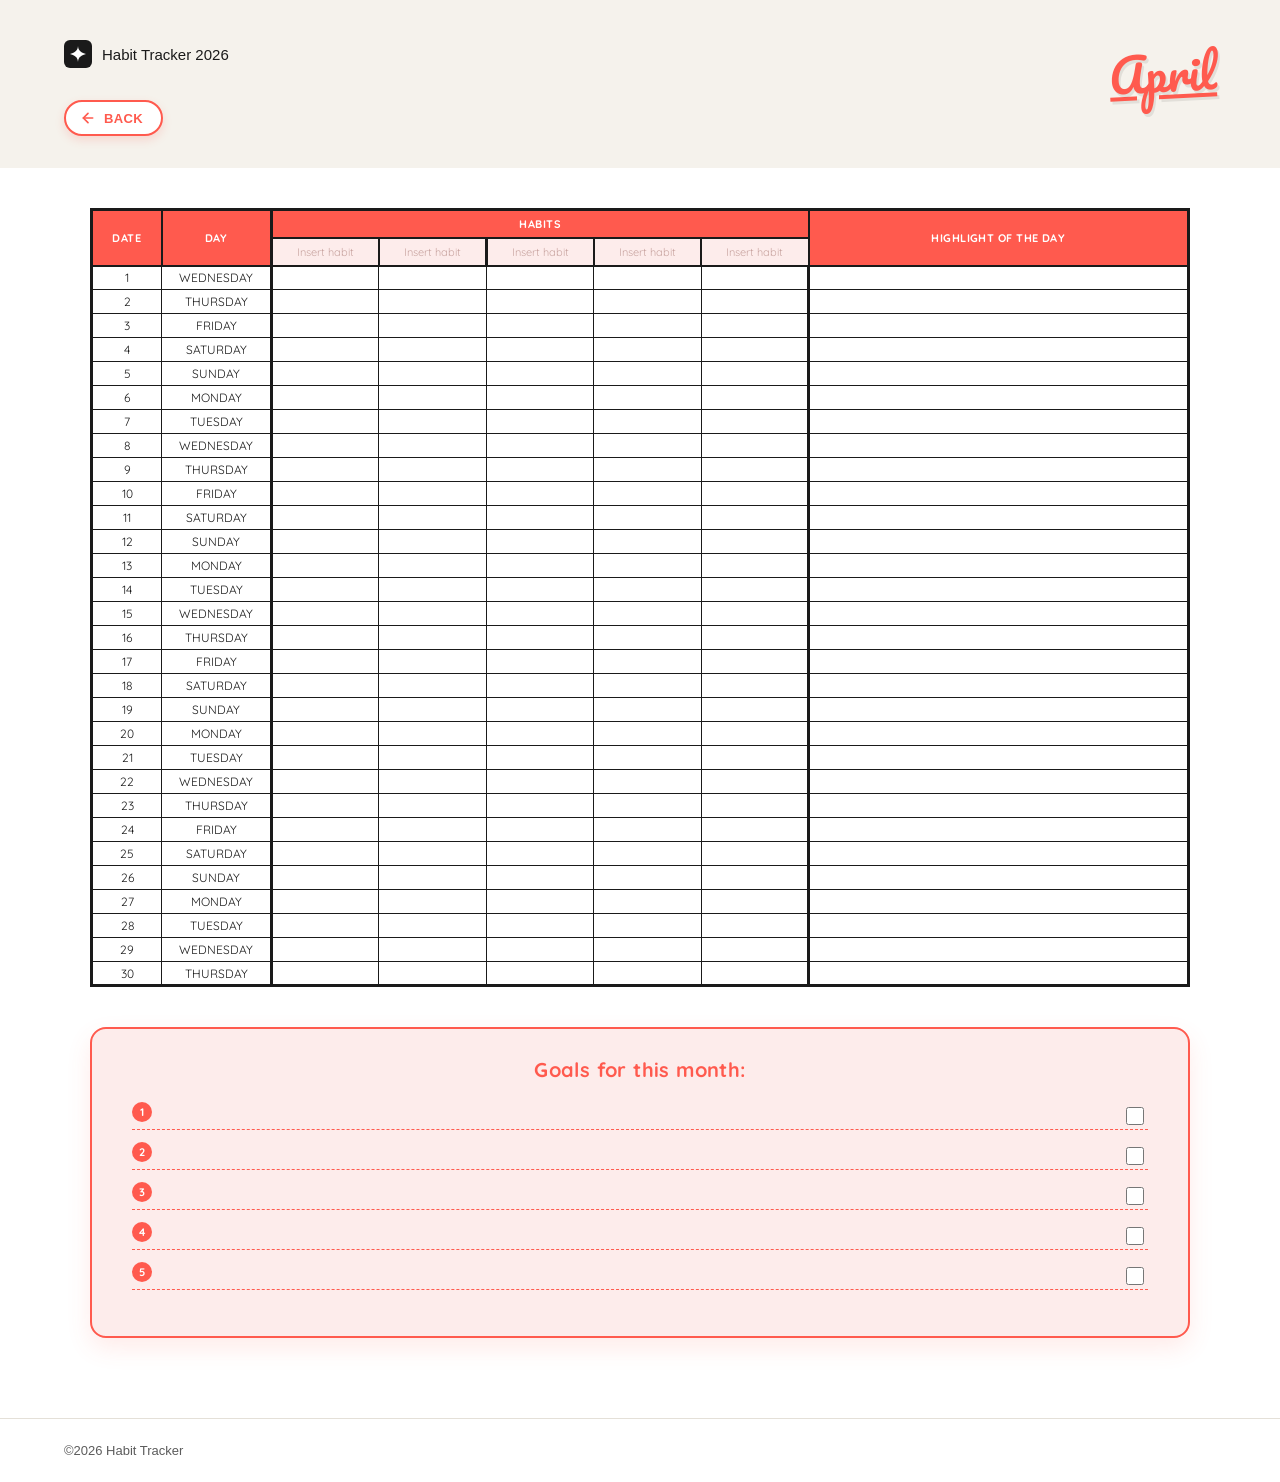
<file: april.html>
<!DOCTYPE html>
<html lang="en">
<head>
  <meta charset="UTF-8" />
  <meta name="viewport" content="width=device-width, initial-scale=1.0" />
  <title>April 2026 — Habit Tracker</title>
  <link rel="preconnect" href="https://fonts.googleapis.com">
  <link rel="preconnect" href="https://fonts.gstatic.com" crossorigin>
  <link href="https://fonts.googleapis.com/css2?family=Pacifico&family=Quicksand:wght@500;700&display=swap" rel="stylesheet">
  <link rel="stylesheet" href="styles.css" />
</head>
<body class="blank-page">

  <!-- ===== HERO SECTION (header, no text) ===== -->
  <section class="hero blank-hero">
    <header class="logo-row">
      <div class="logo-mark">
        <svg viewBox="0 0 24 24" width="16" height="16" fill="white">
          <path d="M12 0 C12.5 5, 14 9.5, 24 12 C14 14.5, 12.5 19, 12 24 C11.5 19, 10 14.5, 0 12 C10 9.5, 11.5 5, 12 0 Z"/>
        </svg>
      </div>
      <span class="logo-text">Habit Tracker 2026</span>
    </header>

    <a href="blank.html" class="back-btn">
      <svg class="back-btn__arrow" viewBox="0 0 24 24" width="16" height="16" fill="none" stroke="currentColor" stroke-width="2.5" stroke-linecap="round" stroke-linejoin="round">
        <line x1="19" y1="12" x2="5" y2="12"></line>
        <polyline points="12 19 5 12 12 5"></polyline>
      </svg>
      <span>Back</span>
    </a>

    <span class="month-title">April</span>

    <div class="hero-grid">
      <div class="hero-copy"></div>
    </div>
  </section>

  <!-- ===== JANUARY TABLE ===== -->
  <section class="january-tracker">
    <div class="day-table-wrap">
      <table class="day-table">
        <thead>
          <tr>
            <th rowspan="2" class="col-date">DATE</th>
            <th rowspan="2" class="col-day">DAY</th>
            <th colspan="5">HABITS</th>
            <th rowspan="2" class="col-highlight">HIGHLIGHT OF THE DAY</th>
          </tr>
          <tr>
            <th><input type="text" class="habit-input" placeholder="Insert habit" /></th>
            <th><input type="text" class="habit-input" placeholder="Insert habit" /></th>
            <th><input type="text" class="habit-input" placeholder="Insert habit" /></th>
            <th><input type="text" class="habit-input" placeholder="Insert habit" /></th>
            <th><input type="text" class="habit-input" placeholder="Insert habit" /></th>
          </tr>
        </thead>
        <tbody>
          <tr><td>1</td><td>WEDNESDAY</td><td><button type="button" class="habit-cell" data-state="0" aria-label="habit status"></button></td><td><button type="button" class="habit-cell" data-state="0" aria-label="habit status"></button></td><td><button type="button" class="habit-cell" data-state="0" aria-label="habit status"></button></td><td><button type="button" class="habit-cell" data-state="0" aria-label="habit status"></button></td><td><button type="button" class="habit-cell" data-state="0" aria-label="habit status"></button></td><td><input type="text" class="highlight-input" /></td></tr>
          <tr><td>2</td><td>THURSDAY</td><td><button type="button" class="habit-cell" data-state="0" aria-label="habit status"></button></td><td><button type="button" class="habit-cell" data-state="0" aria-label="habit status"></button></td><td><button type="button" class="habit-cell" data-state="0" aria-label="habit status"></button></td><td><button type="button" class="habit-cell" data-state="0" aria-label="habit status"></button></td><td><button type="button" class="habit-cell" data-state="0" aria-label="habit status"></button></td><td><input type="text" class="highlight-input" /></td></tr>
          <tr><td>3</td><td>FRIDAY</td><td><button type="button" class="habit-cell" data-state="0" aria-label="habit status"></button></td><td><button type="button" class="habit-cell" data-state="0" aria-label="habit status"></button></td><td><button type="button" class="habit-cell" data-state="0" aria-label="habit status"></button></td><td><button type="button" class="habit-cell" data-state="0" aria-label="habit status"></button></td><td><button type="button" class="habit-cell" data-state="0" aria-label="habit status"></button></td><td><input type="text" class="highlight-input" /></td></tr>
          <tr><td>4</td><td>SATURDAY</td><td><button type="button" class="habit-cell" data-state="0" aria-label="habit status"></button></td><td><button type="button" class="habit-cell" data-state="0" aria-label="habit status"></button></td><td><button type="button" class="habit-cell" data-state="0" aria-label="habit status"></button></td><td><button type="button" class="habit-cell" data-state="0" aria-label="habit status"></button></td><td><button type="button" class="habit-cell" data-state="0" aria-label="habit status"></button></td><td><input type="text" class="highlight-input" /></td></tr>
          <tr><td>5</td><td>SUNDAY</td><td><button type="button" class="habit-cell" data-state="0" aria-label="habit status"></button></td><td><button type="button" class="habit-cell" data-state="0" aria-label="habit status"></button></td><td><button type="button" class="habit-cell" data-state="0" aria-label="habit status"></button></td><td><button type="button" class="habit-cell" data-state="0" aria-label="habit status"></button></td><td><button type="button" class="habit-cell" data-state="0" aria-label="habit status"></button></td><td><input type="text" class="highlight-input" /></td></tr>
          <tr><td>6</td><td>MONDAY</td><td><button type="button" class="habit-cell" data-state="0" aria-label="habit status"></button></td><td><button type="button" class="habit-cell" data-state="0" aria-label="habit status"></button></td><td><button type="button" class="habit-cell" data-state="0" aria-label="habit status"></button></td><td><button type="button" class="habit-cell" data-state="0" aria-label="habit status"></button></td><td><button type="button" class="habit-cell" data-state="0" aria-label="habit status"></button></td><td><input type="text" class="highlight-input" /></td></tr>
          <tr><td>7</td><td>TUESDAY</td><td><button type="button" class="habit-cell" data-state="0" aria-label="habit status"></button></td><td><button type="button" class="habit-cell" data-state="0" aria-label="habit status"></button></td><td><button type="button" class="habit-cell" data-state="0" aria-label="habit status"></button></td><td><button type="button" class="habit-cell" data-state="0" aria-label="habit status"></button></td><td><button type="button" class="habit-cell" data-state="0" aria-label="habit status"></button></td><td><input type="text" class="highlight-input" /></td></tr>
          <tr><td>8</td><td>WEDNESDAY</td><td><button type="button" class="habit-cell" data-state="0" aria-label="habit status"></button></td><td><button type="button" class="habit-cell" data-state="0" aria-label="habit status"></button></td><td><button type="button" class="habit-cell" data-state="0" aria-label="habit status"></button></td><td><button type="button" class="habit-cell" data-state="0" aria-label="habit status"></button></td><td><button type="button" class="habit-cell" data-state="0" aria-label="habit status"></button></td><td><input type="text" class="highlight-input" /></td></tr>
          <tr><td>9</td><td>THURSDAY</td><td><button type="button" class="habit-cell" data-state="0" aria-label="habit status"></button></td><td><button type="button" class="habit-cell" data-state="0" aria-label="habit status"></button></td><td><button type="button" class="habit-cell" data-state="0" aria-label="habit status"></button></td><td><button type="button" class="habit-cell" data-state="0" aria-label="habit status"></button></td><td><button type="button" class="habit-cell" data-state="0" aria-label="habit status"></button></td><td><input type="text" class="highlight-input" /></td></tr>
          <tr><td>10</td><td>FRIDAY</td><td><button type="button" class="habit-cell" data-state="0" aria-label="habit status"></button></td><td><button type="button" class="habit-cell" data-state="0" aria-label="habit status"></button></td><td><button type="button" class="habit-cell" data-state="0" aria-label="habit status"></button></td><td><button type="button" class="habit-cell" data-state="0" aria-label="habit status"></button></td><td><button type="button" class="habit-cell" data-state="0" aria-label="habit status"></button></td><td><input type="text" class="highlight-input" /></td></tr>
          <tr><td>11</td><td>SATURDAY</td><td><button type="button" class="habit-cell" data-state="0" aria-label="habit status"></button></td><td><button type="button" class="habit-cell" data-state="0" aria-label="habit status"></button></td><td><button type="button" class="habit-cell" data-state="0" aria-label="habit status"></button></td><td><button type="button" class="habit-cell" data-state="0" aria-label="habit status"></button></td><td><button type="button" class="habit-cell" data-state="0" aria-label="habit status"></button></td><td><input type="text" class="highlight-input" /></td></tr>
          <tr><td>12</td><td>SUNDAY</td><td><button type="button" class="habit-cell" data-state="0" aria-label="habit status"></button></td><td><button type="button" class="habit-cell" data-state="0" aria-label="habit status"></button></td><td><button type="button" class="habit-cell" data-state="0" aria-label="habit status"></button></td><td><button type="button" class="habit-cell" data-state="0" aria-label="habit status"></button></td><td><button type="button" class="habit-cell" data-state="0" aria-label="habit status"></button></td><td><input type="text" class="highlight-input" /></td></tr>
          <tr><td>13</td><td>MONDAY</td><td><button type="button" class="habit-cell" data-state="0" aria-label="habit status"></button></td><td><button type="button" class="habit-cell" data-state="0" aria-label="habit status"></button></td><td><button type="button" class="habit-cell" data-state="0" aria-label="habit status"></button></td><td><button type="button" class="habit-cell" data-state="0" aria-label="habit status"></button></td><td><button type="button" class="habit-cell" data-state="0" aria-label="habit status"></button></td><td><input type="text" class="highlight-input" /></td></tr>
          <tr><td>14</td><td>TUESDAY</td><td><button type="button" class="habit-cell" data-state="0" aria-label="habit status"></button></td><td><button type="button" class="habit-cell" data-state="0" aria-label="habit status"></button></td><td><button type="button" class="habit-cell" data-state="0" aria-label="habit status"></button></td><td><button type="button" class="habit-cell" data-state="0" aria-label="habit status"></button></td><td><button type="button" class="habit-cell" data-state="0" aria-label="habit status"></button></td><td><input type="text" class="highlight-input" /></td></tr>
          <tr><td>15</td><td>WEDNESDAY</td><td><button type="button" class="habit-cell" data-state="0" aria-label="habit status"></button></td><td><button type="button" class="habit-cell" data-state="0" aria-label="habit status"></button></td><td><button type="button" class="habit-cell" data-state="0" aria-label="habit status"></button></td><td><button type="button" class="habit-cell" data-state="0" aria-label="habit status"></button></td><td><button type="button" class="habit-cell" data-state="0" aria-label="habit status"></button></td><td><input type="text" class="highlight-input" /></td></tr>
          <tr><td>16</td><td>THURSDAY</td><td><button type="button" class="habit-cell" data-state="0" aria-label="habit status"></button></td><td><button type="button" class="habit-cell" data-state="0" aria-label="habit status"></button></td><td><button type="button" class="habit-cell" data-state="0" aria-label="habit status"></button></td><td><button type="button" class="habit-cell" data-state="0" aria-label="habit status"></button></td><td><button type="button" class="habit-cell" data-state="0" aria-label="habit status"></button></td><td><input type="text" class="highlight-input" /></td></tr>
          <tr><td>17</td><td>FRIDAY</td><td><button type="button" class="habit-cell" data-state="0" aria-label="habit status"></button></td><td><button type="button" class="habit-cell" data-state="0" aria-label="habit status"></button></td><td><button type="button" class="habit-cell" data-state="0" aria-label="habit status"></button></td><td><button type="button" class="habit-cell" data-state="0" aria-label="habit status"></button></td><td><button type="button" class="habit-cell" data-state="0" aria-label="habit status"></button></td><td><input type="text" class="highlight-input" /></td></tr>
          <tr><td>18</td><td>SATURDAY</td><td><button type="button" class="habit-cell" data-state="0" aria-label="habit status"></button></td><td><button type="button" class="habit-cell" data-state="0" aria-label="habit status"></button></td><td><button type="button" class="habit-cell" data-state="0" aria-label="habit status"></button></td><td><button type="button" class="habit-cell" data-state="0" aria-label="habit status"></button></td><td><button type="button" class="habit-cell" data-state="0" aria-label="habit status"></button></td><td><input type="text" class="highlight-input" /></td></tr>
          <tr><td>19</td><td>SUNDAY</td><td><button type="button" class="habit-cell" data-state="0" aria-label="habit status"></button></td><td><button type="button" class="habit-cell" data-state="0" aria-label="habit status"></button></td><td><button type="button" class="habit-cell" data-state="0" aria-label="habit status"></button></td><td><button type="button" class="habit-cell" data-state="0" aria-label="habit status"></button></td><td><button type="button" class="habit-cell" data-state="0" aria-label="habit status"></button></td><td><input type="text" class="highlight-input" /></td></tr>
          <tr><td>20</td><td>MONDAY</td><td><button type="button" class="habit-cell" data-state="0" aria-label="habit status"></button></td><td><button type="button" class="habit-cell" data-state="0" aria-label="habit status"></button></td><td><button type="button" class="habit-cell" data-state="0" aria-label="habit status"></button></td><td><button type="button" class="habit-cell" data-state="0" aria-label="habit status"></button></td><td><button type="button" class="habit-cell" data-state="0" aria-label="habit status"></button></td><td><input type="text" class="highlight-input" /></td></tr>
          <tr><td>21</td><td>TUESDAY</td><td><button type="button" class="habit-cell" data-state="0" aria-label="habit status"></button></td><td><button type="button" class="habit-cell" data-state="0" aria-label="habit status"></button></td><td><button type="button" class="habit-cell" data-state="0" aria-label="habit status"></button></td><td><button type="button" class="habit-cell" data-state="0" aria-label="habit status"></button></td><td><button type="button" class="habit-cell" data-state="0" aria-label="habit status"></button></td><td><input type="text" class="highlight-input" /></td></tr>
          <tr><td>22</td><td>WEDNESDAY</td><td><button type="button" class="habit-cell" data-state="0" aria-label="habit status"></button></td><td><button type="button" class="habit-cell" data-state="0" aria-label="habit status"></button></td><td><button type="button" class="habit-cell" data-state="0" aria-label="habit status"></button></td><td><button type="button" class="habit-cell" data-state="0" aria-label="habit status"></button></td><td><button type="button" class="habit-cell" data-state="0" aria-label="habit status"></button></td><td><input type="text" class="highlight-input" /></td></tr>
          <tr><td>23</td><td>THURSDAY</td><td><button type="button" class="habit-cell" data-state="0" aria-label="habit status"></button></td><td><button type="button" class="habit-cell" data-state="0" aria-label="habit status"></button></td><td><button type="button" class="habit-cell" data-state="0" aria-label="habit status"></button></td><td><button type="button" class="habit-cell" data-state="0" aria-label="habit status"></button></td><td><button type="button" class="habit-cell" data-state="0" aria-label="habit status"></button></td><td><input type="text" class="highlight-input" /></td></tr>
          <tr><td>24</td><td>FRIDAY</td><td><button type="button" class="habit-cell" data-state="0" aria-label="habit status"></button></td><td><button type="button" class="habit-cell" data-state="0" aria-label="habit status"></button></td><td><button type="button" class="habit-cell" data-state="0" aria-label="habit status"></button></td><td><button type="button" class="habit-cell" data-state="0" aria-label="habit status"></button></td><td><button type="button" class="habit-cell" data-state="0" aria-label="habit status"></button></td><td><input type="text" class="highlight-input" /></td></tr>
          <tr><td>25</td><td>SATURDAY</td><td><button type="button" class="habit-cell" data-state="0" aria-label="habit status"></button></td><td><button type="button" class="habit-cell" data-state="0" aria-label="habit status"></button></td><td><button type="button" class="habit-cell" data-state="0" aria-label="habit status"></button></td><td><button type="button" class="habit-cell" data-state="0" aria-label="habit status"></button></td><td><button type="button" class="habit-cell" data-state="0" aria-label="habit status"></button></td><td><input type="text" class="highlight-input" /></td></tr>
          <tr><td>26</td><td>SUNDAY</td><td><button type="button" class="habit-cell" data-state="0" aria-label="habit status"></button></td><td><button type="button" class="habit-cell" data-state="0" aria-label="habit status"></button></td><td><button type="button" class="habit-cell" data-state="0" aria-label="habit status"></button></td><td><button type="button" class="habit-cell" data-state="0" aria-label="habit status"></button></td><td><button type="button" class="habit-cell" data-state="0" aria-label="habit status"></button></td><td><input type="text" class="highlight-input" /></td></tr>
          <tr><td>27</td><td>MONDAY</td><td><button type="button" class="habit-cell" data-state="0" aria-label="habit status"></button></td><td><button type="button" class="habit-cell" data-state="0" aria-label="habit status"></button></td><td><button type="button" class="habit-cell" data-state="0" aria-label="habit status"></button></td><td><button type="button" class="habit-cell" data-state="0" aria-label="habit status"></button></td><td><button type="button" class="habit-cell" data-state="0" aria-label="habit status"></button></td><td><input type="text" class="highlight-input" /></td></tr>
          <tr><td>28</td><td>TUESDAY</td><td><button type="button" class="habit-cell" data-state="0" aria-label="habit status"></button></td><td><button type="button" class="habit-cell" data-state="0" aria-label="habit status"></button></td><td><button type="button" class="habit-cell" data-state="0" aria-label="habit status"></button></td><td><button type="button" class="habit-cell" data-state="0" aria-label="habit status"></button></td><td><button type="button" class="habit-cell" data-state="0" aria-label="habit status"></button></td><td><input type="text" class="highlight-input" /></td></tr>
          <tr><td>29</td><td>WEDNESDAY</td><td><button type="button" class="habit-cell" data-state="0" aria-label="habit status"></button></td><td><button type="button" class="habit-cell" data-state="0" aria-label="habit status"></button></td><td><button type="button" class="habit-cell" data-state="0" aria-label="habit status"></button></td><td><button type="button" class="habit-cell" data-state="0" aria-label="habit status"></button></td><td><button type="button" class="habit-cell" data-state="0" aria-label="habit status"></button></td><td><input type="text" class="highlight-input" /></td></tr>
          <tr><td>30</td><td>THURSDAY</td><td><button type="button" class="habit-cell" data-state="0" aria-label="habit status"></button></td><td><button type="button" class="habit-cell" data-state="0" aria-label="habit status"></button></td><td><button type="button" class="habit-cell" data-state="0" aria-label="habit status"></button></td><td><button type="button" class="habit-cell" data-state="0" aria-label="habit status"></button></td><td><button type="button" class="habit-cell" data-state="0" aria-label="habit status"></button></td><td><input type="text" class="highlight-input" /></td></tr>
        </tbody>
      </table>
    </div>

    <div class="goals-section">
      <h3>Goals for this month:</h3>
      <ul class="goals-list">
        <li><input type="text" class="goal-input" /><input type="checkbox" class="goal-check" /></li>
        <li><input type="text" class="goal-input" /><input type="checkbox" class="goal-check" /></li>
        <li><input type="text" class="goal-input" /><input type="checkbox" class="goal-check" /></li>
        <li><input type="text" class="goal-input" /><input type="checkbox" class="goal-check" /></li>
        <li><input type="text" class="goal-input" /><input type="checkbox" class="goal-check" /></li>
      </ul>
    </div>
  </section>

  <footer class="site-footer blank-footer">
    <p>&copy;2026 Habit Tracker</p>
  </footer>

  <script src="script.js"></script>
</body>
</html>
</file>
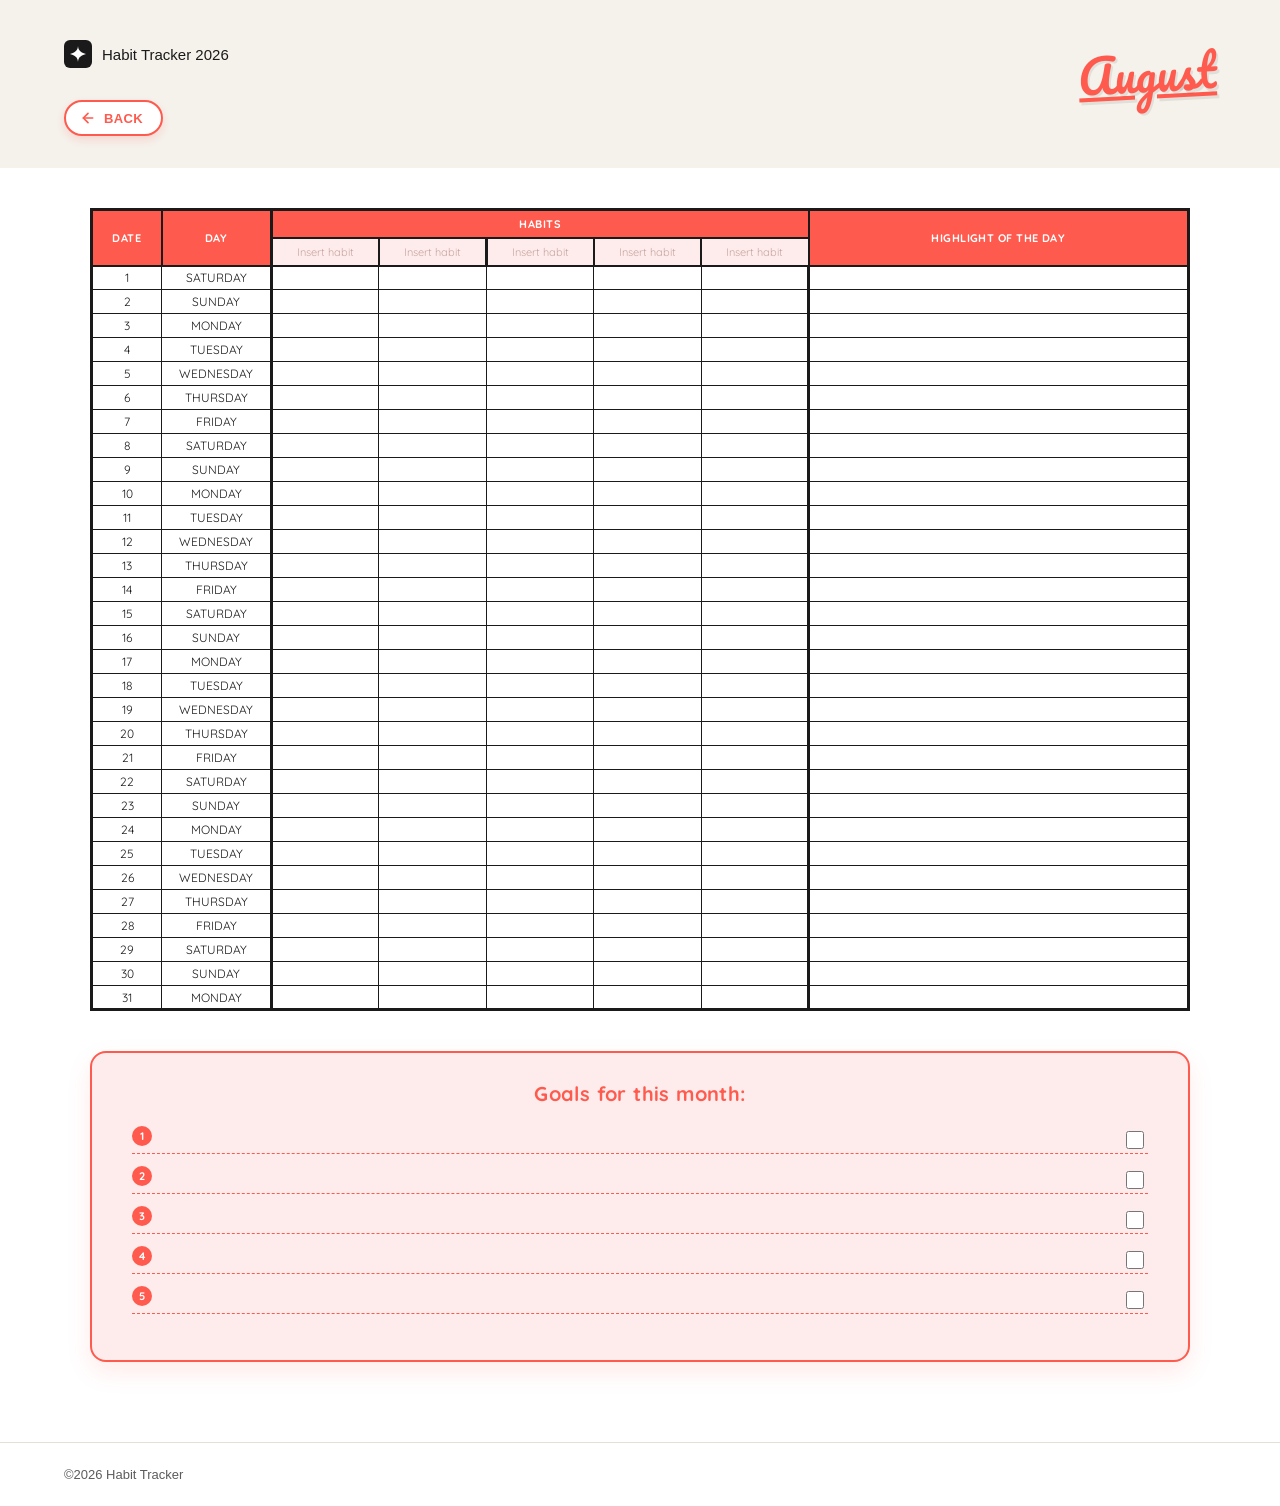
<file: august.html>
<!DOCTYPE html>
<html lang="en">
<head>
  <meta charset="UTF-8" />
  <meta name="viewport" content="width=device-width, initial-scale=1.0" />
  <title>August 2026 — Habit Tracker</title>
  <link rel="preconnect" href="https://fonts.googleapis.com">
  <link rel="preconnect" href="https://fonts.gstatic.com" crossorigin>
  <link href="https://fonts.googleapis.com/css2?family=Pacifico&family=Quicksand:wght@500;700&display=swap" rel="stylesheet">
  <link rel="stylesheet" href="styles.css" />
</head>
<body class="blank-page">

  <!-- ===== HERO SECTION (header, no text) ===== -->
  <section class="hero blank-hero">
    <header class="logo-row">
      <div class="logo-mark">
        <svg viewBox="0 0 24 24" width="16" height="16" fill="white">
          <path d="M12 0 C12.5 5, 14 9.5, 24 12 C14 14.5, 12.5 19, 12 24 C11.5 19, 10 14.5, 0 12 C10 9.5, 11.5 5, 12 0 Z"/>
        </svg>
      </div>
      <span class="logo-text">Habit Tracker 2026</span>
    </header>

    <a href="blank.html" class="back-btn">
      <svg class="back-btn__arrow" viewBox="0 0 24 24" width="16" height="16" fill="none" stroke="currentColor" stroke-width="2.5" stroke-linecap="round" stroke-linejoin="round">
        <line x1="19" y1="12" x2="5" y2="12"></line>
        <polyline points="12 19 5 12 12 5"></polyline>
      </svg>
      <span>Back</span>
    </a>

    <span class="month-title">August</span>

    <div class="hero-grid">
      <div class="hero-copy"></div>
    </div>
  </section>

  <!-- ===== JANUARY TABLE ===== -->
  <section class="january-tracker">
    <div class="day-table-wrap">
      <table class="day-table">
        <thead>
          <tr>
            <th rowspan="2" class="col-date">DATE</th>
            <th rowspan="2" class="col-day">DAY</th>
            <th colspan="5">HABITS</th>
            <th rowspan="2" class="col-highlight">HIGHLIGHT OF THE DAY</th>
          </tr>
          <tr>
            <th><input type="text" class="habit-input" placeholder="Insert habit" /></th>
            <th><input type="text" class="habit-input" placeholder="Insert habit" /></th>
            <th><input type="text" class="habit-input" placeholder="Insert habit" /></th>
            <th><input type="text" class="habit-input" placeholder="Insert habit" /></th>
            <th><input type="text" class="habit-input" placeholder="Insert habit" /></th>
          </tr>
        </thead>
        <tbody>
          <tr><td>1</td><td>SATURDAY</td><td><button type="button" class="habit-cell" data-state="0" aria-label="habit status"></button></td><td><button type="button" class="habit-cell" data-state="0" aria-label="habit status"></button></td><td><button type="button" class="habit-cell" data-state="0" aria-label="habit status"></button></td><td><button type="button" class="habit-cell" data-state="0" aria-label="habit status"></button></td><td><button type="button" class="habit-cell" data-state="0" aria-label="habit status"></button></td><td><input type="text" class="highlight-input" /></td></tr>
          <tr><td>2</td><td>SUNDAY</td><td><button type="button" class="habit-cell" data-state="0" aria-label="habit status"></button></td><td><button type="button" class="habit-cell" data-state="0" aria-label="habit status"></button></td><td><button type="button" class="habit-cell" data-state="0" aria-label="habit status"></button></td><td><button type="button" class="habit-cell" data-state="0" aria-label="habit status"></button></td><td><button type="button" class="habit-cell" data-state="0" aria-label="habit status"></button></td><td><input type="text" class="highlight-input" /></td></tr>
          <tr><td>3</td><td>MONDAY</td><td><button type="button" class="habit-cell" data-state="0" aria-label="habit status"></button></td><td><button type="button" class="habit-cell" data-state="0" aria-label="habit status"></button></td><td><button type="button" class="habit-cell" data-state="0" aria-label="habit status"></button></td><td><button type="button" class="habit-cell" data-state="0" aria-label="habit status"></button></td><td><button type="button" class="habit-cell" data-state="0" aria-label="habit status"></button></td><td><input type="text" class="highlight-input" /></td></tr>
          <tr><td>4</td><td>TUESDAY</td><td><button type="button" class="habit-cell" data-state="0" aria-label="habit status"></button></td><td><button type="button" class="habit-cell" data-state="0" aria-label="habit status"></button></td><td><button type="button" class="habit-cell" data-state="0" aria-label="habit status"></button></td><td><button type="button" class="habit-cell" data-state="0" aria-label="habit status"></button></td><td><button type="button" class="habit-cell" data-state="0" aria-label="habit status"></button></td><td><input type="text" class="highlight-input" /></td></tr>
          <tr><td>5</td><td>WEDNESDAY</td><td><button type="button" class="habit-cell" data-state="0" aria-label="habit status"></button></td><td><button type="button" class="habit-cell" data-state="0" aria-label="habit status"></button></td><td><button type="button" class="habit-cell" data-state="0" aria-label="habit status"></button></td><td><button type="button" class="habit-cell" data-state="0" aria-label="habit status"></button></td><td><button type="button" class="habit-cell" data-state="0" aria-label="habit status"></button></td><td><input type="text" class="highlight-input" /></td></tr>
          <tr><td>6</td><td>THURSDAY</td><td><button type="button" class="habit-cell" data-state="0" aria-label="habit status"></button></td><td><button type="button" class="habit-cell" data-state="0" aria-label="habit status"></button></td><td><button type="button" class="habit-cell" data-state="0" aria-label="habit status"></button></td><td><button type="button" class="habit-cell" data-state="0" aria-label="habit status"></button></td><td><button type="button" class="habit-cell" data-state="0" aria-label="habit status"></button></td><td><input type="text" class="highlight-input" /></td></tr>
          <tr><td>7</td><td>FRIDAY</td><td><button type="button" class="habit-cell" data-state="0" aria-label="habit status"></button></td><td><button type="button" class="habit-cell" data-state="0" aria-label="habit status"></button></td><td><button type="button" class="habit-cell" data-state="0" aria-label="habit status"></button></td><td><button type="button" class="habit-cell" data-state="0" aria-label="habit status"></button></td><td><button type="button" class="habit-cell" data-state="0" aria-label="habit status"></button></td><td><input type="text" class="highlight-input" /></td></tr>
          <tr><td>8</td><td>SATURDAY</td><td><button type="button" class="habit-cell" data-state="0" aria-label="habit status"></button></td><td><button type="button" class="habit-cell" data-state="0" aria-label="habit status"></button></td><td><button type="button" class="habit-cell" data-state="0" aria-label="habit status"></button></td><td><button type="button" class="habit-cell" data-state="0" aria-label="habit status"></button></td><td><button type="button" class="habit-cell" data-state="0" aria-label="habit status"></button></td><td><input type="text" class="highlight-input" /></td></tr>
          <tr><td>9</td><td>SUNDAY</td><td><button type="button" class="habit-cell" data-state="0" aria-label="habit status"></button></td><td><button type="button" class="habit-cell" data-state="0" aria-label="habit status"></button></td><td><button type="button" class="habit-cell" data-state="0" aria-label="habit status"></button></td><td><button type="button" class="habit-cell" data-state="0" aria-label="habit status"></button></td><td><button type="button" class="habit-cell" data-state="0" aria-label="habit status"></button></td><td><input type="text" class="highlight-input" /></td></tr>
          <tr><td>10</td><td>MONDAY</td><td><button type="button" class="habit-cell" data-state="0" aria-label="habit status"></button></td><td><button type="button" class="habit-cell" data-state="0" aria-label="habit status"></button></td><td><button type="button" class="habit-cell" data-state="0" aria-label="habit status"></button></td><td><button type="button" class="habit-cell" data-state="0" aria-label="habit status"></button></td><td><button type="button" class="habit-cell" data-state="0" aria-label="habit status"></button></td><td><input type="text" class="highlight-input" /></td></tr>
          <tr><td>11</td><td>TUESDAY</td><td><button type="button" class="habit-cell" data-state="0" aria-label="habit status"></button></td><td><button type="button" class="habit-cell" data-state="0" aria-label="habit status"></button></td><td><button type="button" class="habit-cell" data-state="0" aria-label="habit status"></button></td><td><button type="button" class="habit-cell" data-state="0" aria-label="habit status"></button></td><td><button type="button" class="habit-cell" data-state="0" aria-label="habit status"></button></td><td><input type="text" class="highlight-input" /></td></tr>
          <tr><td>12</td><td>WEDNESDAY</td><td><button type="button" class="habit-cell" data-state="0" aria-label="habit status"></button></td><td><button type="button" class="habit-cell" data-state="0" aria-label="habit status"></button></td><td><button type="button" class="habit-cell" data-state="0" aria-label="habit status"></button></td><td><button type="button" class="habit-cell" data-state="0" aria-label="habit status"></button></td><td><button type="button" class="habit-cell" data-state="0" aria-label="habit status"></button></td><td><input type="text" class="highlight-input" /></td></tr>
          <tr><td>13</td><td>THURSDAY</td><td><button type="button" class="habit-cell" data-state="0" aria-label="habit status"></button></td><td><button type="button" class="habit-cell" data-state="0" aria-label="habit status"></button></td><td><button type="button" class="habit-cell" data-state="0" aria-label="habit status"></button></td><td><button type="button" class="habit-cell" data-state="0" aria-label="habit status"></button></td><td><button type="button" class="habit-cell" data-state="0" aria-label="habit status"></button></td><td><input type="text" class="highlight-input" /></td></tr>
          <tr><td>14</td><td>FRIDAY</td><td><button type="button" class="habit-cell" data-state="0" aria-label="habit status"></button></td><td><button type="button" class="habit-cell" data-state="0" aria-label="habit status"></button></td><td><button type="button" class="habit-cell" data-state="0" aria-label="habit status"></button></td><td><button type="button" class="habit-cell" data-state="0" aria-label="habit status"></button></td><td><button type="button" class="habit-cell" data-state="0" aria-label="habit status"></button></td><td><input type="text" class="highlight-input" /></td></tr>
          <tr><td>15</td><td>SATURDAY</td><td><button type="button" class="habit-cell" data-state="0" aria-label="habit status"></button></td><td><button type="button" class="habit-cell" data-state="0" aria-label="habit status"></button></td><td><button type="button" class="habit-cell" data-state="0" aria-label="habit status"></button></td><td><button type="button" class="habit-cell" data-state="0" aria-label="habit status"></button></td><td><button type="button" class="habit-cell" data-state="0" aria-label="habit status"></button></td><td><input type="text" class="highlight-input" /></td></tr>
          <tr><td>16</td><td>SUNDAY</td><td><button type="button" class="habit-cell" data-state="0" aria-label="habit status"></button></td><td><button type="button" class="habit-cell" data-state="0" aria-label="habit status"></button></td><td><button type="button" class="habit-cell" data-state="0" aria-label="habit status"></button></td><td><button type="button" class="habit-cell" data-state="0" aria-label="habit status"></button></td><td><button type="button" class="habit-cell" data-state="0" aria-label="habit status"></button></td><td><input type="text" class="highlight-input" /></td></tr>
          <tr><td>17</td><td>MONDAY</td><td><button type="button" class="habit-cell" data-state="0" aria-label="habit status"></button></td><td><button type="button" class="habit-cell" data-state="0" aria-label="habit status"></button></td><td><button type="button" class="habit-cell" data-state="0" aria-label="habit status"></button></td><td><button type="button" class="habit-cell" data-state="0" aria-label="habit status"></button></td><td><button type="button" class="habit-cell" data-state="0" aria-label="habit status"></button></td><td><input type="text" class="highlight-input" /></td></tr>
          <tr><td>18</td><td>TUESDAY</td><td><button type="button" class="habit-cell" data-state="0" aria-label="habit status"></button></td><td><button type="button" class="habit-cell" data-state="0" aria-label="habit status"></button></td><td><button type="button" class="habit-cell" data-state="0" aria-label="habit status"></button></td><td><button type="button" class="habit-cell" data-state="0" aria-label="habit status"></button></td><td><button type="button" class="habit-cell" data-state="0" aria-label="habit status"></button></td><td><input type="text" class="highlight-input" /></td></tr>
          <tr><td>19</td><td>WEDNESDAY</td><td><button type="button" class="habit-cell" data-state="0" aria-label="habit status"></button></td><td><button type="button" class="habit-cell" data-state="0" aria-label="habit status"></button></td><td><button type="button" class="habit-cell" data-state="0" aria-label="habit status"></button></td><td><button type="button" class="habit-cell" data-state="0" aria-label="habit status"></button></td><td><button type="button" class="habit-cell" data-state="0" aria-label="habit status"></button></td><td><input type="text" class="highlight-input" /></td></tr>
          <tr><td>20</td><td>THURSDAY</td><td><button type="button" class="habit-cell" data-state="0" aria-label="habit status"></button></td><td><button type="button" class="habit-cell" data-state="0" aria-label="habit status"></button></td><td><button type="button" class="habit-cell" data-state="0" aria-label="habit status"></button></td><td><button type="button" class="habit-cell" data-state="0" aria-label="habit status"></button></td><td><button type="button" class="habit-cell" data-state="0" aria-label="habit status"></button></td><td><input type="text" class="highlight-input" /></td></tr>
          <tr><td>21</td><td>FRIDAY</td><td><button type="button" class="habit-cell" data-state="0" aria-label="habit status"></button></td><td><button type="button" class="habit-cell" data-state="0" aria-label="habit status"></button></td><td><button type="button" class="habit-cell" data-state="0" aria-label="habit status"></button></td><td><button type="button" class="habit-cell" data-state="0" aria-label="habit status"></button></td><td><button type="button" class="habit-cell" data-state="0" aria-label="habit status"></button></td><td><input type="text" class="highlight-input" /></td></tr>
          <tr><td>22</td><td>SATURDAY</td><td><button type="button" class="habit-cell" data-state="0" aria-label="habit status"></button></td><td><button type="button" class="habit-cell" data-state="0" aria-label="habit status"></button></td><td><button type="button" class="habit-cell" data-state="0" aria-label="habit status"></button></td><td><button type="button" class="habit-cell" data-state="0" aria-label="habit status"></button></td><td><button type="button" class="habit-cell" data-state="0" aria-label="habit status"></button></td><td><input type="text" class="highlight-input" /></td></tr>
          <tr><td>23</td><td>SUNDAY</td><td><button type="button" class="habit-cell" data-state="0" aria-label="habit status"></button></td><td><button type="button" class="habit-cell" data-state="0" aria-label="habit status"></button></td><td><button type="button" class="habit-cell" data-state="0" aria-label="habit status"></button></td><td><button type="button" class="habit-cell" data-state="0" aria-label="habit status"></button></td><td><button type="button" class="habit-cell" data-state="0" aria-label="habit status"></button></td><td><input type="text" class="highlight-input" /></td></tr>
          <tr><td>24</td><td>MONDAY</td><td><button type="button" class="habit-cell" data-state="0" aria-label="habit status"></button></td><td><button type="button" class="habit-cell" data-state="0" aria-label="habit status"></button></td><td><button type="button" class="habit-cell" data-state="0" aria-label="habit status"></button></td><td><button type="button" class="habit-cell" data-state="0" aria-label="habit status"></button></td><td><button type="button" class="habit-cell" data-state="0" aria-label="habit status"></button></td><td><input type="text" class="highlight-input" /></td></tr>
          <tr><td>25</td><td>TUESDAY</td><td><button type="button" class="habit-cell" data-state="0" aria-label="habit status"></button></td><td><button type="button" class="habit-cell" data-state="0" aria-label="habit status"></button></td><td><button type="button" class="habit-cell" data-state="0" aria-label="habit status"></button></td><td><button type="button" class="habit-cell" data-state="0" aria-label="habit status"></button></td><td><button type="button" class="habit-cell" data-state="0" aria-label="habit status"></button></td><td><input type="text" class="highlight-input" /></td></tr>
          <tr><td>26</td><td>WEDNESDAY</td><td><button type="button" class="habit-cell" data-state="0" aria-label="habit status"></button></td><td><button type="button" class="habit-cell" data-state="0" aria-label="habit status"></button></td><td><button type="button" class="habit-cell" data-state="0" aria-label="habit status"></button></td><td><button type="button" class="habit-cell" data-state="0" aria-label="habit status"></button></td><td><button type="button" class="habit-cell" data-state="0" aria-label="habit status"></button></td><td><input type="text" class="highlight-input" /></td></tr>
          <tr><td>27</td><td>THURSDAY</td><td><button type="button" class="habit-cell" data-state="0" aria-label="habit status"></button></td><td><button type="button" class="habit-cell" data-state="0" aria-label="habit status"></button></td><td><button type="button" class="habit-cell" data-state="0" aria-label="habit status"></button></td><td><button type="button" class="habit-cell" data-state="0" aria-label="habit status"></button></td><td><button type="button" class="habit-cell" data-state="0" aria-label="habit status"></button></td><td><input type="text" class="highlight-input" /></td></tr>
          <tr><td>28</td><td>FRIDAY</td><td><button type="button" class="habit-cell" data-state="0" aria-label="habit status"></button></td><td><button type="button" class="habit-cell" data-state="0" aria-label="habit status"></button></td><td><button type="button" class="habit-cell" data-state="0" aria-label="habit status"></button></td><td><button type="button" class="habit-cell" data-state="0" aria-label="habit status"></button></td><td><button type="button" class="habit-cell" data-state="0" aria-label="habit status"></button></td><td><input type="text" class="highlight-input" /></td></tr>
          <tr><td>29</td><td>SATURDAY</td><td><button type="button" class="habit-cell" data-state="0" aria-label="habit status"></button></td><td><button type="button" class="habit-cell" data-state="0" aria-label="habit status"></button></td><td><button type="button" class="habit-cell" data-state="0" aria-label="habit status"></button></td><td><button type="button" class="habit-cell" data-state="0" aria-label="habit status"></button></td><td><button type="button" class="habit-cell" data-state="0" aria-label="habit status"></button></td><td><input type="text" class="highlight-input" /></td></tr>
          <tr><td>30</td><td>SUNDAY</td><td><button type="button" class="habit-cell" data-state="0" aria-label="habit status"></button></td><td><button type="button" class="habit-cell" data-state="0" aria-label="habit status"></button></td><td><button type="button" class="habit-cell" data-state="0" aria-label="habit status"></button></td><td><button type="button" class="habit-cell" data-state="0" aria-label="habit status"></button></td><td><button type="button" class="habit-cell" data-state="0" aria-label="habit status"></button></td><td><input type="text" class="highlight-input" /></td></tr>
          <tr><td>31</td><td>MONDAY</td><td><button type="button" class="habit-cell" data-state="0" aria-label="habit status"></button></td><td><button type="button" class="habit-cell" data-state="0" aria-label="habit status"></button></td><td><button type="button" class="habit-cell" data-state="0" aria-label="habit status"></button></td><td><button type="button" class="habit-cell" data-state="0" aria-label="habit status"></button></td><td><button type="button" class="habit-cell" data-state="0" aria-label="habit status"></button></td><td><input type="text" class="highlight-input" /></td></tr>
        </tbody>
      </table>
    </div>

    <div class="goals-section">
      <h3>Goals for this month:</h3>
      <ul class="goals-list">
        <li><input type="text" class="goal-input" /><input type="checkbox" class="goal-check" /></li>
        <li><input type="text" class="goal-input" /><input type="checkbox" class="goal-check" /></li>
        <li><input type="text" class="goal-input" /><input type="checkbox" class="goal-check" /></li>
        <li><input type="text" class="goal-input" /><input type="checkbox" class="goal-check" /></li>
        <li><input type="text" class="goal-input" /><input type="checkbox" class="goal-check" /></li>
      </ul>
    </div>
  </section>

  <footer class="site-footer blank-footer">
    <p>&copy;2026 Habit Tracker</p>
  </footer>

  <script src="script.js"></script>
</body>
</html>
</file>
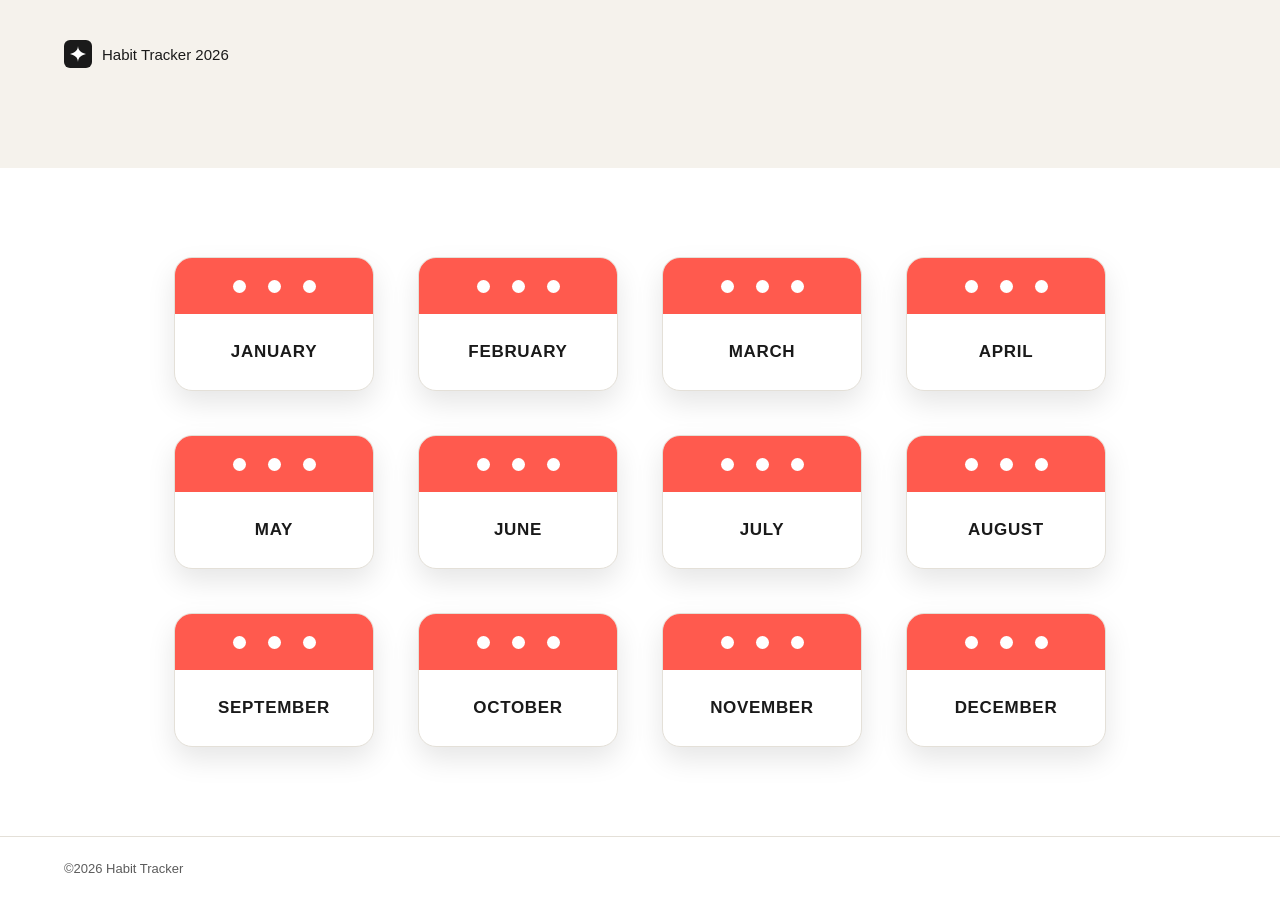
<file: blank.html>
<!DOCTYPE html>
<html lang="en">
<head>
  <meta charset="UTF-8" />
  <meta name="viewport" content="width=device-width, initial-scale=1.0" />
  <title>Habit Tracker 2026</title>
  <link rel="stylesheet" href="styles.css" />
</head>
<body class="blank-page">

  <!-- ===== HERO SECTION (no text) ===== -->
  <section class="hero blank-hero">
    <header class="logo-row">
      <div class="logo-mark">
        <svg viewBox="0 0 24 24" width="16" height="16" fill="white">
          <path d="M12 0 C12.5 5, 14 9.5, 24 12 C14 14.5, 12.5 19, 12 24 C11.5 19, 10 14.5, 0 12 C10 9.5, 11.5 5, 12 0 Z"/>
        </svg>
      </div>
      <span class="logo-text">Habit Tracker 2026</span>
    </header>

    <div class="hero-grid">
      <div class="hero-copy"></div>
    </div>
  </section>

  <!-- ===== MONTH ICONS GRID ===== -->
  <section class="month-icons blank-content">
    <div class="month-icons__grid">
      <a href="january.html" class="cal-card cal-card--link">
        <div class="cal-card__top">
          <span class="cal-ring"></span><span class="cal-ring"></span><span class="cal-ring"></span>
        </div>
        <div class="cal-card__body">January</div>
      </a>
      <a href="february.html" class="cal-card cal-card--link">
        <div class="cal-card__top">
          <span class="cal-ring"></span><span class="cal-ring"></span><span class="cal-ring"></span>
        </div>
        <div class="cal-card__body">February</div>
      </a>
      <a href="march.html" class="cal-card cal-card--link">
        <div class="cal-card__top">
          <span class="cal-ring"></span><span class="cal-ring"></span><span class="cal-ring"></span>
        </div>
        <div class="cal-card__body">March</div>
      </a>
      <a href="april.html" class="cal-card cal-card--link">
        <div class="cal-card__top">
          <span class="cal-ring"></span><span class="cal-ring"></span><span class="cal-ring"></span>
        </div>
        <div class="cal-card__body">April</div>
      </a>
      <a href="may.html" class="cal-card cal-card--link">
        <div class="cal-card__top">
          <span class="cal-ring"></span><span class="cal-ring"></span><span class="cal-ring"></span>
        </div>
        <div class="cal-card__body">May</div>
      </a>
      <a href="june.html" class="cal-card cal-card--link">
        <div class="cal-card__top">
          <span class="cal-ring"></span><span class="cal-ring"></span><span class="cal-ring"></span>
        </div>
        <div class="cal-card__body">June</div>
      </a>
      <a href="july.html" class="cal-card cal-card--link">
        <div class="cal-card__top">
          <span class="cal-ring"></span><span class="cal-ring"></span><span class="cal-ring"></span>
        </div>
        <div class="cal-card__body">July</div>
      </a>
      <a href="august.html" class="cal-card cal-card--link">
        <div class="cal-card__top">
          <span class="cal-ring"></span><span class="cal-ring"></span><span class="cal-ring"></span>
        </div>
        <div class="cal-card__body">August</div>
      </a>
      <a href="september.html" class="cal-card cal-card--link">
        <div class="cal-card__top">
          <span class="cal-ring"></span><span class="cal-ring"></span><span class="cal-ring"></span>
        </div>
        <div class="cal-card__body">September</div>
      </a>
      <a href="october.html" class="cal-card cal-card--link">
        <div class="cal-card__top">
          <span class="cal-ring"></span><span class="cal-ring"></span><span class="cal-ring"></span>
        </div>
        <div class="cal-card__body">October</div>
      </a>
      <a href="november.html" class="cal-card cal-card--link">
        <div class="cal-card__top">
          <span class="cal-ring"></span><span class="cal-ring"></span><span class="cal-ring"></span>
        </div>
        <div class="cal-card__body">November</div>
      </a>
      <a href="december.html" class="cal-card cal-card--link">
        <div class="cal-card__top">
          <span class="cal-ring"></span><span class="cal-ring"></span><span class="cal-ring"></span>
        </div>
        <div class="cal-card__body">December</div>
      </a>
    </div>
  </section>

  <footer class="site-footer blank-footer">
    <p>&copy;2026 Habit Tracker</p>
  </footer>

  <script src="script.js"></script>
</body>
</html>
</file>
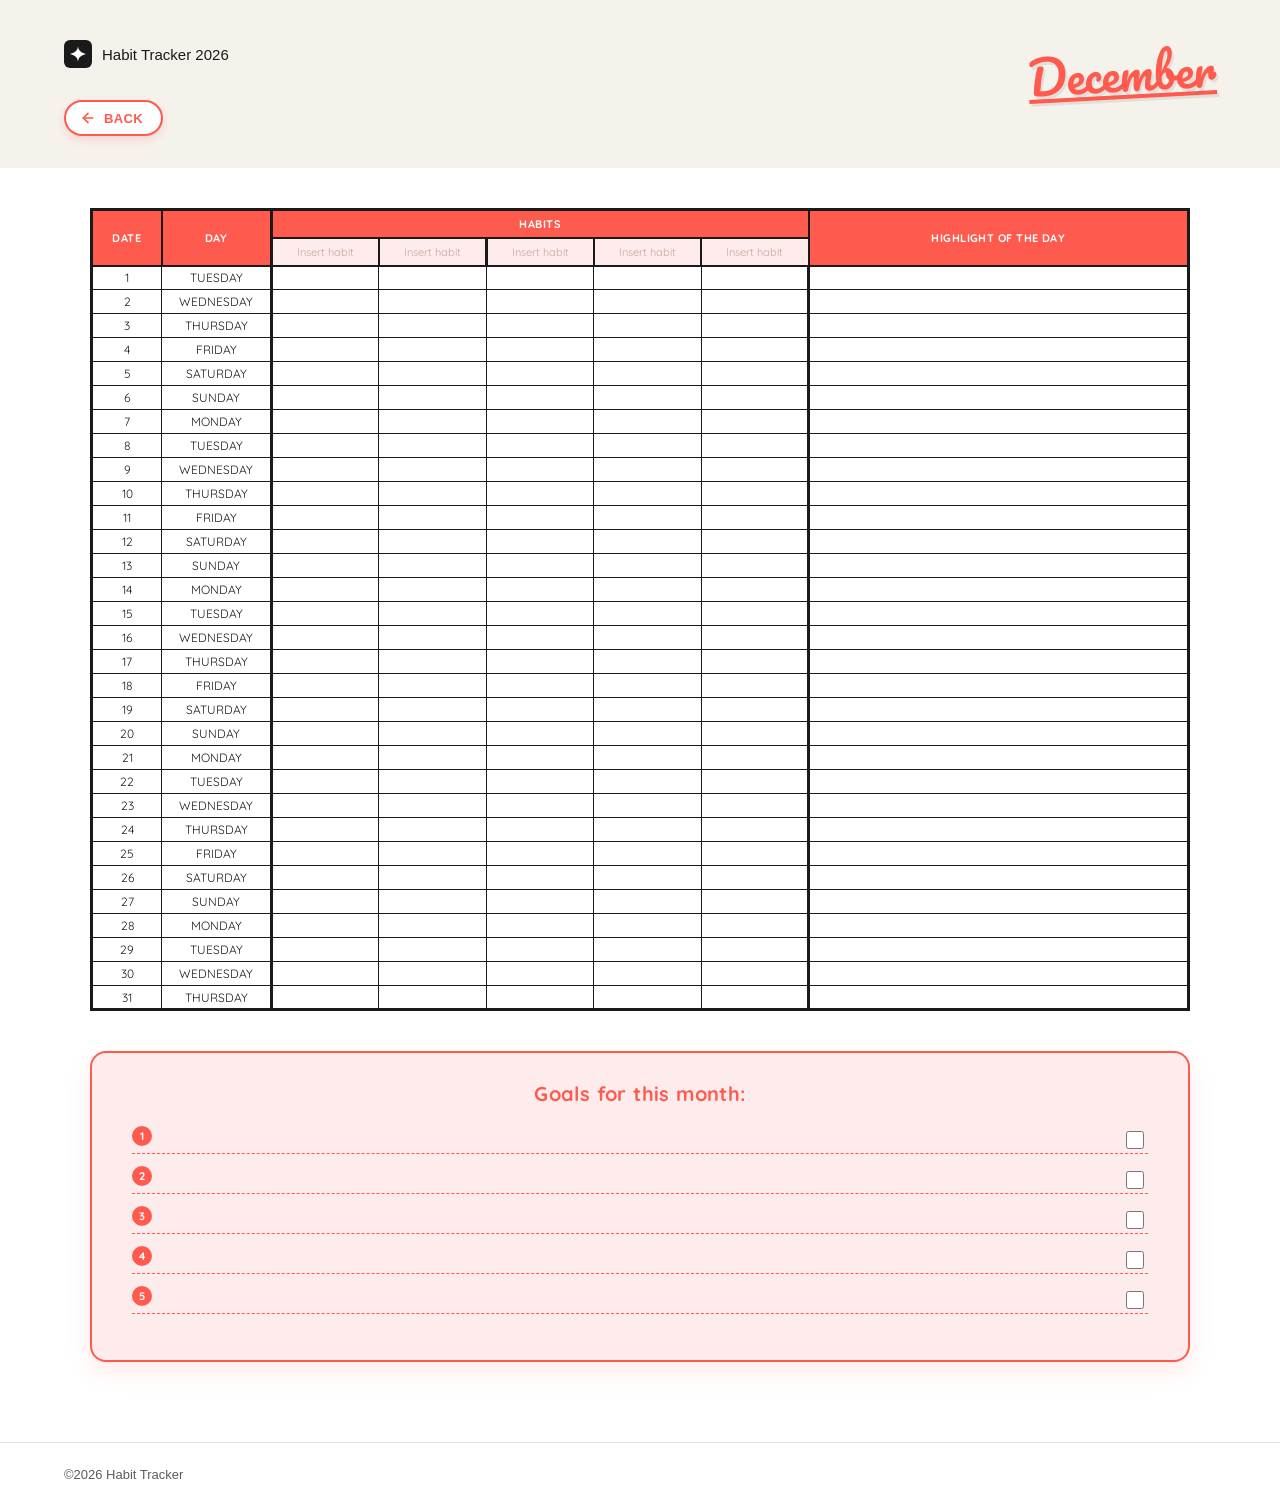
<file: december.html>
<!DOCTYPE html>
<html lang="en">
<head>
  <meta charset="UTF-8" />
  <meta name="viewport" content="width=device-width, initial-scale=1.0" />
  <title>December 2026 — Habit Tracker</title>
  <link rel="preconnect" href="https://fonts.googleapis.com">
  <link rel="preconnect" href="https://fonts.gstatic.com" crossorigin>
  <link href="https://fonts.googleapis.com/css2?family=Pacifico&family=Quicksand:wght@500;700&display=swap" rel="stylesheet">
  <link rel="stylesheet" href="styles.css" />
</head>
<body class="blank-page">

  <!-- ===== HERO SECTION (header, no text) ===== -->
  <section class="hero blank-hero">
    <header class="logo-row">
      <div class="logo-mark">
        <svg viewBox="0 0 24 24" width="16" height="16" fill="white">
          <path d="M12 0 C12.5 5, 14 9.5, 24 12 C14 14.5, 12.5 19, 12 24 C11.5 19, 10 14.5, 0 12 C10 9.5, 11.5 5, 12 0 Z"/>
        </svg>
      </div>
      <span class="logo-text">Habit Tracker 2026</span>
    </header>

    <a href="blank.html" class="back-btn">
      <svg class="back-btn__arrow" viewBox="0 0 24 24" width="16" height="16" fill="none" stroke="currentColor" stroke-width="2.5" stroke-linecap="round" stroke-linejoin="round">
        <line x1="19" y1="12" x2="5" y2="12"></line>
        <polyline points="12 19 5 12 12 5"></polyline>
      </svg>
      <span>Back</span>
    </a>

    <span class="month-title">December</span>

    <div class="hero-grid">
      <div class="hero-copy"></div>
    </div>
  </section>

  <!-- ===== JANUARY TABLE ===== -->
  <section class="january-tracker">
    <div class="day-table-wrap">
      <table class="day-table">
        <thead>
          <tr>
            <th rowspan="2" class="col-date">DATE</th>
            <th rowspan="2" class="col-day">DAY</th>
            <th colspan="5">HABITS</th>
            <th rowspan="2" class="col-highlight">HIGHLIGHT OF THE DAY</th>
          </tr>
          <tr>
            <th><input type="text" class="habit-input" placeholder="Insert habit" /></th>
            <th><input type="text" class="habit-input" placeholder="Insert habit" /></th>
            <th><input type="text" class="habit-input" placeholder="Insert habit" /></th>
            <th><input type="text" class="habit-input" placeholder="Insert habit" /></th>
            <th><input type="text" class="habit-input" placeholder="Insert habit" /></th>
          </tr>
        </thead>
        <tbody>
          <tr><td>1</td><td>TUESDAY</td><td><button type="button" class="habit-cell" data-state="0" aria-label="habit status"></button></td><td><button type="button" class="habit-cell" data-state="0" aria-label="habit status"></button></td><td><button type="button" class="habit-cell" data-state="0" aria-label="habit status"></button></td><td><button type="button" class="habit-cell" data-state="0" aria-label="habit status"></button></td><td><button type="button" class="habit-cell" data-state="0" aria-label="habit status"></button></td><td><input type="text" class="highlight-input" /></td></tr>
          <tr><td>2</td><td>WEDNESDAY</td><td><button type="button" class="habit-cell" data-state="0" aria-label="habit status"></button></td><td><button type="button" class="habit-cell" data-state="0" aria-label="habit status"></button></td><td><button type="button" class="habit-cell" data-state="0" aria-label="habit status"></button></td><td><button type="button" class="habit-cell" data-state="0" aria-label="habit status"></button></td><td><button type="button" class="habit-cell" data-state="0" aria-label="habit status"></button></td><td><input type="text" class="highlight-input" /></td></tr>
          <tr><td>3</td><td>THURSDAY</td><td><button type="button" class="habit-cell" data-state="0" aria-label="habit status"></button></td><td><button type="button" class="habit-cell" data-state="0" aria-label="habit status"></button></td><td><button type="button" class="habit-cell" data-state="0" aria-label="habit status"></button></td><td><button type="button" class="habit-cell" data-state="0" aria-label="habit status"></button></td><td><button type="button" class="habit-cell" data-state="0" aria-label="habit status"></button></td><td><input type="text" class="highlight-input" /></td></tr>
          <tr><td>4</td><td>FRIDAY</td><td><button type="button" class="habit-cell" data-state="0" aria-label="habit status"></button></td><td><button type="button" class="habit-cell" data-state="0" aria-label="habit status"></button></td><td><button type="button" class="habit-cell" data-state="0" aria-label="habit status"></button></td><td><button type="button" class="habit-cell" data-state="0" aria-label="habit status"></button></td><td><button type="button" class="habit-cell" data-state="0" aria-label="habit status"></button></td><td><input type="text" class="highlight-input" /></td></tr>
          <tr><td>5</td><td>SATURDAY</td><td><button type="button" class="habit-cell" data-state="0" aria-label="habit status"></button></td><td><button type="button" class="habit-cell" data-state="0" aria-label="habit status"></button></td><td><button type="button" class="habit-cell" data-state="0" aria-label="habit status"></button></td><td><button type="button" class="habit-cell" data-state="0" aria-label="habit status"></button></td><td><button type="button" class="habit-cell" data-state="0" aria-label="habit status"></button></td><td><input type="text" class="highlight-input" /></td></tr>
          <tr><td>6</td><td>SUNDAY</td><td><button type="button" class="habit-cell" data-state="0" aria-label="habit status"></button></td><td><button type="button" class="habit-cell" data-state="0" aria-label="habit status"></button></td><td><button type="button" class="habit-cell" data-state="0" aria-label="habit status"></button></td><td><button type="button" class="habit-cell" data-state="0" aria-label="habit status"></button></td><td><button type="button" class="habit-cell" data-state="0" aria-label="habit status"></button></td><td><input type="text" class="highlight-input" /></td></tr>
          <tr><td>7</td><td>MONDAY</td><td><button type="button" class="habit-cell" data-state="0" aria-label="habit status"></button></td><td><button type="button" class="habit-cell" data-state="0" aria-label="habit status"></button></td><td><button type="button" class="habit-cell" data-state="0" aria-label="habit status"></button></td><td><button type="button" class="habit-cell" data-state="0" aria-label="habit status"></button></td><td><button type="button" class="habit-cell" data-state="0" aria-label="habit status"></button></td><td><input type="text" class="highlight-input" /></td></tr>
          <tr><td>8</td><td>TUESDAY</td><td><button type="button" class="habit-cell" data-state="0" aria-label="habit status"></button></td><td><button type="button" class="habit-cell" data-state="0" aria-label="habit status"></button></td><td><button type="button" class="habit-cell" data-state="0" aria-label="habit status"></button></td><td><button type="button" class="habit-cell" data-state="0" aria-label="habit status"></button></td><td><button type="button" class="habit-cell" data-state="0" aria-label="habit status"></button></td><td><input type="text" class="highlight-input" /></td></tr>
          <tr><td>9</td><td>WEDNESDAY</td><td><button type="button" class="habit-cell" data-state="0" aria-label="habit status"></button></td><td><button type="button" class="habit-cell" data-state="0" aria-label="habit status"></button></td><td><button type="button" class="habit-cell" data-state="0" aria-label="habit status"></button></td><td><button type="button" class="habit-cell" data-state="0" aria-label="habit status"></button></td><td><button type="button" class="habit-cell" data-state="0" aria-label="habit status"></button></td><td><input type="text" class="highlight-input" /></td></tr>
          <tr><td>10</td><td>THURSDAY</td><td><button type="button" class="habit-cell" data-state="0" aria-label="habit status"></button></td><td><button type="button" class="habit-cell" data-state="0" aria-label="habit status"></button></td><td><button type="button" class="habit-cell" data-state="0" aria-label="habit status"></button></td><td><button type="button" class="habit-cell" data-state="0" aria-label="habit status"></button></td><td><button type="button" class="habit-cell" data-state="0" aria-label="habit status"></button></td><td><input type="text" class="highlight-input" /></td></tr>
          <tr><td>11</td><td>FRIDAY</td><td><button type="button" class="habit-cell" data-state="0" aria-label="habit status"></button></td><td><button type="button" class="habit-cell" data-state="0" aria-label="habit status"></button></td><td><button type="button" class="habit-cell" data-state="0" aria-label="habit status"></button></td><td><button type="button" class="habit-cell" data-state="0" aria-label="habit status"></button></td><td><button type="button" class="habit-cell" data-state="0" aria-label="habit status"></button></td><td><input type="text" class="highlight-input" /></td></tr>
          <tr><td>12</td><td>SATURDAY</td><td><button type="button" class="habit-cell" data-state="0" aria-label="habit status"></button></td><td><button type="button" class="habit-cell" data-state="0" aria-label="habit status"></button></td><td><button type="button" class="habit-cell" data-state="0" aria-label="habit status"></button></td><td><button type="button" class="habit-cell" data-state="0" aria-label="habit status"></button></td><td><button type="button" class="habit-cell" data-state="0" aria-label="habit status"></button></td><td><input type="text" class="highlight-input" /></td></tr>
          <tr><td>13</td><td>SUNDAY</td><td><button type="button" class="habit-cell" data-state="0" aria-label="habit status"></button></td><td><button type="button" class="habit-cell" data-state="0" aria-label="habit status"></button></td><td><button type="button" class="habit-cell" data-state="0" aria-label="habit status"></button></td><td><button type="button" class="habit-cell" data-state="0" aria-label="habit status"></button></td><td><button type="button" class="habit-cell" data-state="0" aria-label="habit status"></button></td><td><input type="text" class="highlight-input" /></td></tr>
          <tr><td>14</td><td>MONDAY</td><td><button type="button" class="habit-cell" data-state="0" aria-label="habit status"></button></td><td><button type="button" class="habit-cell" data-state="0" aria-label="habit status"></button></td><td><button type="button" class="habit-cell" data-state="0" aria-label="habit status"></button></td><td><button type="button" class="habit-cell" data-state="0" aria-label="habit status"></button></td><td><button type="button" class="habit-cell" data-state="0" aria-label="habit status"></button></td><td><input type="text" class="highlight-input" /></td></tr>
          <tr><td>15</td><td>TUESDAY</td><td><button type="button" class="habit-cell" data-state="0" aria-label="habit status"></button></td><td><button type="button" class="habit-cell" data-state="0" aria-label="habit status"></button></td><td><button type="button" class="habit-cell" data-state="0" aria-label="habit status"></button></td><td><button type="button" class="habit-cell" data-state="0" aria-label="habit status"></button></td><td><button type="button" class="habit-cell" data-state="0" aria-label="habit status"></button></td><td><input type="text" class="highlight-input" /></td></tr>
          <tr><td>16</td><td>WEDNESDAY</td><td><button type="button" class="habit-cell" data-state="0" aria-label="habit status"></button></td><td><button type="button" class="habit-cell" data-state="0" aria-label="habit status"></button></td><td><button type="button" class="habit-cell" data-state="0" aria-label="habit status"></button></td><td><button type="button" class="habit-cell" data-state="0" aria-label="habit status"></button></td><td><button type="button" class="habit-cell" data-state="0" aria-label="habit status"></button></td><td><input type="text" class="highlight-input" /></td></tr>
          <tr><td>17</td><td>THURSDAY</td><td><button type="button" class="habit-cell" data-state="0" aria-label="habit status"></button></td><td><button type="button" class="habit-cell" data-state="0" aria-label="habit status"></button></td><td><button type="button" class="habit-cell" data-state="0" aria-label="habit status"></button></td><td><button type="button" class="habit-cell" data-state="0" aria-label="habit status"></button></td><td><button type="button" class="habit-cell" data-state="0" aria-label="habit status"></button></td><td><input type="text" class="highlight-input" /></td></tr>
          <tr><td>18</td><td>FRIDAY</td><td><button type="button" class="habit-cell" data-state="0" aria-label="habit status"></button></td><td><button type="button" class="habit-cell" data-state="0" aria-label="habit status"></button></td><td><button type="button" class="habit-cell" data-state="0" aria-label="habit status"></button></td><td><button type="button" class="habit-cell" data-state="0" aria-label="habit status"></button></td><td><button type="button" class="habit-cell" data-state="0" aria-label="habit status"></button></td><td><input type="text" class="highlight-input" /></td></tr>
          <tr><td>19</td><td>SATURDAY</td><td><button type="button" class="habit-cell" data-state="0" aria-label="habit status"></button></td><td><button type="button" class="habit-cell" data-state="0" aria-label="habit status"></button></td><td><button type="button" class="habit-cell" data-state="0" aria-label="habit status"></button></td><td><button type="button" class="habit-cell" data-state="0" aria-label="habit status"></button></td><td><button type="button" class="habit-cell" data-state="0" aria-label="habit status"></button></td><td><input type="text" class="highlight-input" /></td></tr>
          <tr><td>20</td><td>SUNDAY</td><td><button type="button" class="habit-cell" data-state="0" aria-label="habit status"></button></td><td><button type="button" class="habit-cell" data-state="0" aria-label="habit status"></button></td><td><button type="button" class="habit-cell" data-state="0" aria-label="habit status"></button></td><td><button type="button" class="habit-cell" data-state="0" aria-label="habit status"></button></td><td><button type="button" class="habit-cell" data-state="0" aria-label="habit status"></button></td><td><input type="text" class="highlight-input" /></td></tr>
          <tr><td>21</td><td>MONDAY</td><td><button type="button" class="habit-cell" data-state="0" aria-label="habit status"></button></td><td><button type="button" class="habit-cell" data-state="0" aria-label="habit status"></button></td><td><button type="button" class="habit-cell" data-state="0" aria-label="habit status"></button></td><td><button type="button" class="habit-cell" data-state="0" aria-label="habit status"></button></td><td><button type="button" class="habit-cell" data-state="0" aria-label="habit status"></button></td><td><input type="text" class="highlight-input" /></td></tr>
          <tr><td>22</td><td>TUESDAY</td><td><button type="button" class="habit-cell" data-state="0" aria-label="habit status"></button></td><td><button type="button" class="habit-cell" data-state="0" aria-label="habit status"></button></td><td><button type="button" class="habit-cell" data-state="0" aria-label="habit status"></button></td><td><button type="button" class="habit-cell" data-state="0" aria-label="habit status"></button></td><td><button type="button" class="habit-cell" data-state="0" aria-label="habit status"></button></td><td><input type="text" class="highlight-input" /></td></tr>
          <tr><td>23</td><td>WEDNESDAY</td><td><button type="button" class="habit-cell" data-state="0" aria-label="habit status"></button></td><td><button type="button" class="habit-cell" data-state="0" aria-label="habit status"></button></td><td><button type="button" class="habit-cell" data-state="0" aria-label="habit status"></button></td><td><button type="button" class="habit-cell" data-state="0" aria-label="habit status"></button></td><td><button type="button" class="habit-cell" data-state="0" aria-label="habit status"></button></td><td><input type="text" class="highlight-input" /></td></tr>
          <tr><td>24</td><td>THURSDAY</td><td><button type="button" class="habit-cell" data-state="0" aria-label="habit status"></button></td><td><button type="button" class="habit-cell" data-state="0" aria-label="habit status"></button></td><td><button type="button" class="habit-cell" data-state="0" aria-label="habit status"></button></td><td><button type="button" class="habit-cell" data-state="0" aria-label="habit status"></button></td><td><button type="button" class="habit-cell" data-state="0" aria-label="habit status"></button></td><td><input type="text" class="highlight-input" /></td></tr>
          <tr><td>25</td><td>FRIDAY</td><td><button type="button" class="habit-cell" data-state="0" aria-label="habit status"></button></td><td><button type="button" class="habit-cell" data-state="0" aria-label="habit status"></button></td><td><button type="button" class="habit-cell" data-state="0" aria-label="habit status"></button></td><td><button type="button" class="habit-cell" data-state="0" aria-label="habit status"></button></td><td><button type="button" class="habit-cell" data-state="0" aria-label="habit status"></button></td><td><input type="text" class="highlight-input" /></td></tr>
          <tr><td>26</td><td>SATURDAY</td><td><button type="button" class="habit-cell" data-state="0" aria-label="habit status"></button></td><td><button type="button" class="habit-cell" data-state="0" aria-label="habit status"></button></td><td><button type="button" class="habit-cell" data-state="0" aria-label="habit status"></button></td><td><button type="button" class="habit-cell" data-state="0" aria-label="habit status"></button></td><td><button type="button" class="habit-cell" data-state="0" aria-label="habit status"></button></td><td><input type="text" class="highlight-input" /></td></tr>
          <tr><td>27</td><td>SUNDAY</td><td><button type="button" class="habit-cell" data-state="0" aria-label="habit status"></button></td><td><button type="button" class="habit-cell" data-state="0" aria-label="habit status"></button></td><td><button type="button" class="habit-cell" data-state="0" aria-label="habit status"></button></td><td><button type="button" class="habit-cell" data-state="0" aria-label="habit status"></button></td><td><button type="button" class="habit-cell" data-state="0" aria-label="habit status"></button></td><td><input type="text" class="highlight-input" /></td></tr>
          <tr><td>28</td><td>MONDAY</td><td><button type="button" class="habit-cell" data-state="0" aria-label="habit status"></button></td><td><button type="button" class="habit-cell" data-state="0" aria-label="habit status"></button></td><td><button type="button" class="habit-cell" data-state="0" aria-label="habit status"></button></td><td><button type="button" class="habit-cell" data-state="0" aria-label="habit status"></button></td><td><button type="button" class="habit-cell" data-state="0" aria-label="habit status"></button></td><td><input type="text" class="highlight-input" /></td></tr>
          <tr><td>29</td><td>TUESDAY</td><td><button type="button" class="habit-cell" data-state="0" aria-label="habit status"></button></td><td><button type="button" class="habit-cell" data-state="0" aria-label="habit status"></button></td><td><button type="button" class="habit-cell" data-state="0" aria-label="habit status"></button></td><td><button type="button" class="habit-cell" data-state="0" aria-label="habit status"></button></td><td><button type="button" class="habit-cell" data-state="0" aria-label="habit status"></button></td><td><input type="text" class="highlight-input" /></td></tr>
          <tr><td>30</td><td>WEDNESDAY</td><td><button type="button" class="habit-cell" data-state="0" aria-label="habit status"></button></td><td><button type="button" class="habit-cell" data-state="0" aria-label="habit status"></button></td><td><button type="button" class="habit-cell" data-state="0" aria-label="habit status"></button></td><td><button type="button" class="habit-cell" data-state="0" aria-label="habit status"></button></td><td><button type="button" class="habit-cell" data-state="0" aria-label="habit status"></button></td><td><input type="text" class="highlight-input" /></td></tr>
          <tr><td>31</td><td>THURSDAY</td><td><button type="button" class="habit-cell" data-state="0" aria-label="habit status"></button></td><td><button type="button" class="habit-cell" data-state="0" aria-label="habit status"></button></td><td><button type="button" class="habit-cell" data-state="0" aria-label="habit status"></button></td><td><button type="button" class="habit-cell" data-state="0" aria-label="habit status"></button></td><td><button type="button" class="habit-cell" data-state="0" aria-label="habit status"></button></td><td><input type="text" class="highlight-input" /></td></tr>
        </tbody>
      </table>
    </div>

    <div class="goals-section">
      <h3>Goals for this month:</h3>
      <ul class="goals-list">
        <li><input type="text" class="goal-input" /><input type="checkbox" class="goal-check" /></li>
        <li><input type="text" class="goal-input" /><input type="checkbox" class="goal-check" /></li>
        <li><input type="text" class="goal-input" /><input type="checkbox" class="goal-check" /></li>
        <li><input type="text" class="goal-input" /><input type="checkbox" class="goal-check" /></li>
        <li><input type="text" class="goal-input" /><input type="checkbox" class="goal-check" /></li>
      </ul>
    </div>
  </section>

  <footer class="site-footer blank-footer">
    <p>&copy;2026 Habit Tracker</p>
  </footer>

  <script src="script.js"></script>
</body>
</html>
</file>
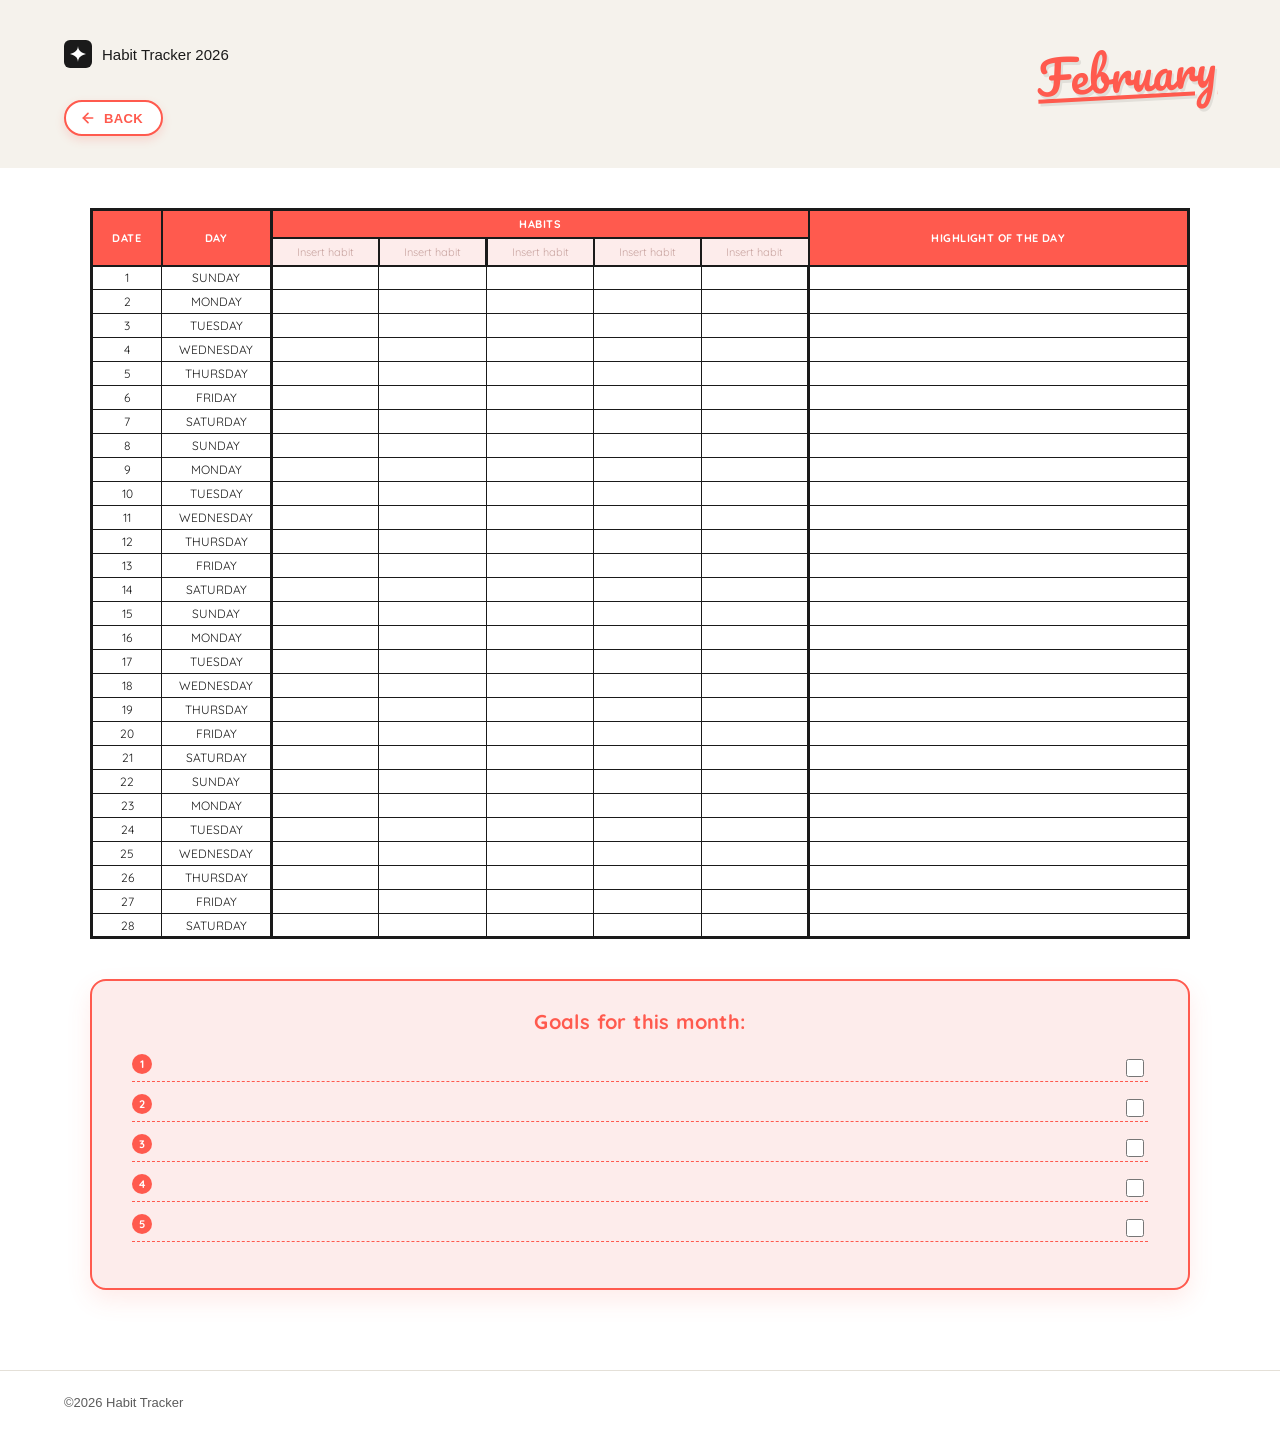
<file: february.html>
<!DOCTYPE html>
<html lang="en">
<head>
  <meta charset="UTF-8" />
  <meta name="viewport" content="width=device-width, initial-scale=1.0" />
  <title>February 2026 — Habit Tracker</title>
  <link rel="preconnect" href="https://fonts.googleapis.com">
  <link rel="preconnect" href="https://fonts.gstatic.com" crossorigin>
  <link href="https://fonts.googleapis.com/css2?family=Pacifico&family=Quicksand:wght@500;700&display=swap" rel="stylesheet">
  <link rel="stylesheet" href="styles.css" />
</head>
<body class="blank-page">

  <!-- ===== HERO SECTION (header, no text) ===== -->
  <section class="hero blank-hero">
    <header class="logo-row">
      <div class="logo-mark">
        <svg viewBox="0 0 24 24" width="16" height="16" fill="white">
          <path d="M12 0 C12.5 5, 14 9.5, 24 12 C14 14.5, 12.5 19, 12 24 C11.5 19, 10 14.5, 0 12 C10 9.5, 11.5 5, 12 0 Z"/>
        </svg>
      </div>
      <span class="logo-text">Habit Tracker 2026</span>
    </header>

    <a href="blank.html" class="back-btn">
      <svg class="back-btn__arrow" viewBox="0 0 24 24" width="16" height="16" fill="none" stroke="currentColor" stroke-width="2.5" stroke-linecap="round" stroke-linejoin="round">
        <line x1="19" y1="12" x2="5" y2="12"></line>
        <polyline points="12 19 5 12 12 5"></polyline>
      </svg>
      <span>Back</span>
    </a>

    <span class="month-title">February</span>

    <div class="hero-grid">
      <div class="hero-copy"></div>
    </div>
  </section>

  <!-- ===== JANUARY TABLE ===== -->
  <section class="january-tracker">
    <div class="day-table-wrap">
      <table class="day-table">
        <thead>
          <tr>
            <th rowspan="2" class="col-date">DATE</th>
            <th rowspan="2" class="col-day">DAY</th>
            <th colspan="5">HABITS</th>
            <th rowspan="2" class="col-highlight">HIGHLIGHT OF THE DAY</th>
          </tr>
          <tr>
            <th><input type="text" class="habit-input" placeholder="Insert habit" /></th>
            <th><input type="text" class="habit-input" placeholder="Insert habit" /></th>
            <th><input type="text" class="habit-input" placeholder="Insert habit" /></th>
            <th><input type="text" class="habit-input" placeholder="Insert habit" /></th>
            <th><input type="text" class="habit-input" placeholder="Insert habit" /></th>
          </tr>
        </thead>
        <tbody>
          <tr><td>1</td><td>SUNDAY</td><td><button type="button" class="habit-cell" data-state="0" aria-label="habit status"></button></td><td><button type="button" class="habit-cell" data-state="0" aria-label="habit status"></button></td><td><button type="button" class="habit-cell" data-state="0" aria-label="habit status"></button></td><td><button type="button" class="habit-cell" data-state="0" aria-label="habit status"></button></td><td><button type="button" class="habit-cell" data-state="0" aria-label="habit status"></button></td><td><input type="text" class="highlight-input" /></td></tr>
          <tr><td>2</td><td>MONDAY</td><td><button type="button" class="habit-cell" data-state="0" aria-label="habit status"></button></td><td><button type="button" class="habit-cell" data-state="0" aria-label="habit status"></button></td><td><button type="button" class="habit-cell" data-state="0" aria-label="habit status"></button></td><td><button type="button" class="habit-cell" data-state="0" aria-label="habit status"></button></td><td><button type="button" class="habit-cell" data-state="0" aria-label="habit status"></button></td><td><input type="text" class="highlight-input" /></td></tr>
          <tr><td>3</td><td>TUESDAY</td><td><button type="button" class="habit-cell" data-state="0" aria-label="habit status"></button></td><td><button type="button" class="habit-cell" data-state="0" aria-label="habit status"></button></td><td><button type="button" class="habit-cell" data-state="0" aria-label="habit status"></button></td><td><button type="button" class="habit-cell" data-state="0" aria-label="habit status"></button></td><td><button type="button" class="habit-cell" data-state="0" aria-label="habit status"></button></td><td><input type="text" class="highlight-input" /></td></tr>
          <tr><td>4</td><td>WEDNESDAY</td><td><button type="button" class="habit-cell" data-state="0" aria-label="habit status"></button></td><td><button type="button" class="habit-cell" data-state="0" aria-label="habit status"></button></td><td><button type="button" class="habit-cell" data-state="0" aria-label="habit status"></button></td><td><button type="button" class="habit-cell" data-state="0" aria-label="habit status"></button></td><td><button type="button" class="habit-cell" data-state="0" aria-label="habit status"></button></td><td><input type="text" class="highlight-input" /></td></tr>
          <tr><td>5</td><td>THURSDAY</td><td><button type="button" class="habit-cell" data-state="0" aria-label="habit status"></button></td><td><button type="button" class="habit-cell" data-state="0" aria-label="habit status"></button></td><td><button type="button" class="habit-cell" data-state="0" aria-label="habit status"></button></td><td><button type="button" class="habit-cell" data-state="0" aria-label="habit status"></button></td><td><button type="button" class="habit-cell" data-state="0" aria-label="habit status"></button></td><td><input type="text" class="highlight-input" /></td></tr>
          <tr><td>6</td><td>FRIDAY</td><td><button type="button" class="habit-cell" data-state="0" aria-label="habit status"></button></td><td><button type="button" class="habit-cell" data-state="0" aria-label="habit status"></button></td><td><button type="button" class="habit-cell" data-state="0" aria-label="habit status"></button></td><td><button type="button" class="habit-cell" data-state="0" aria-label="habit status"></button></td><td><button type="button" class="habit-cell" data-state="0" aria-label="habit status"></button></td><td><input type="text" class="highlight-input" /></td></tr>
          <tr><td>7</td><td>SATURDAY</td><td><button type="button" class="habit-cell" data-state="0" aria-label="habit status"></button></td><td><button type="button" class="habit-cell" data-state="0" aria-label="habit status"></button></td><td><button type="button" class="habit-cell" data-state="0" aria-label="habit status"></button></td><td><button type="button" class="habit-cell" data-state="0" aria-label="habit status"></button></td><td><button type="button" class="habit-cell" data-state="0" aria-label="habit status"></button></td><td><input type="text" class="highlight-input" /></td></tr>
          <tr><td>8</td><td>SUNDAY</td><td><button type="button" class="habit-cell" data-state="0" aria-label="habit status"></button></td><td><button type="button" class="habit-cell" data-state="0" aria-label="habit status"></button></td><td><button type="button" class="habit-cell" data-state="0" aria-label="habit status"></button></td><td><button type="button" class="habit-cell" data-state="0" aria-label="habit status"></button></td><td><button type="button" class="habit-cell" data-state="0" aria-label="habit status"></button></td><td><input type="text" class="highlight-input" /></td></tr>
          <tr><td>9</td><td>MONDAY</td><td><button type="button" class="habit-cell" data-state="0" aria-label="habit status"></button></td><td><button type="button" class="habit-cell" data-state="0" aria-label="habit status"></button></td><td><button type="button" class="habit-cell" data-state="0" aria-label="habit status"></button></td><td><button type="button" class="habit-cell" data-state="0" aria-label="habit status"></button></td><td><button type="button" class="habit-cell" data-state="0" aria-label="habit status"></button></td><td><input type="text" class="highlight-input" /></td></tr>
          <tr><td>10</td><td>TUESDAY</td><td><button type="button" class="habit-cell" data-state="0" aria-label="habit status"></button></td><td><button type="button" class="habit-cell" data-state="0" aria-label="habit status"></button></td><td><button type="button" class="habit-cell" data-state="0" aria-label="habit status"></button></td><td><button type="button" class="habit-cell" data-state="0" aria-label="habit status"></button></td><td><button type="button" class="habit-cell" data-state="0" aria-label="habit status"></button></td><td><input type="text" class="highlight-input" /></td></tr>
          <tr><td>11</td><td>WEDNESDAY</td><td><button type="button" class="habit-cell" data-state="0" aria-label="habit status"></button></td><td><button type="button" class="habit-cell" data-state="0" aria-label="habit status"></button></td><td><button type="button" class="habit-cell" data-state="0" aria-label="habit status"></button></td><td><button type="button" class="habit-cell" data-state="0" aria-label="habit status"></button></td><td><button type="button" class="habit-cell" data-state="0" aria-label="habit status"></button></td><td><input type="text" class="highlight-input" /></td></tr>
          <tr><td>12</td><td>THURSDAY</td><td><button type="button" class="habit-cell" data-state="0" aria-label="habit status"></button></td><td><button type="button" class="habit-cell" data-state="0" aria-label="habit status"></button></td><td><button type="button" class="habit-cell" data-state="0" aria-label="habit status"></button></td><td><button type="button" class="habit-cell" data-state="0" aria-label="habit status"></button></td><td><button type="button" class="habit-cell" data-state="0" aria-label="habit status"></button></td><td><input type="text" class="highlight-input" /></td></tr>
          <tr><td>13</td><td>FRIDAY</td><td><button type="button" class="habit-cell" data-state="0" aria-label="habit status"></button></td><td><button type="button" class="habit-cell" data-state="0" aria-label="habit status"></button></td><td><button type="button" class="habit-cell" data-state="0" aria-label="habit status"></button></td><td><button type="button" class="habit-cell" data-state="0" aria-label="habit status"></button></td><td><button type="button" class="habit-cell" data-state="0" aria-label="habit status"></button></td><td><input type="text" class="highlight-input" /></td></tr>
          <tr><td>14</td><td>SATURDAY</td><td><button type="button" class="habit-cell" data-state="0" aria-label="habit status"></button></td><td><button type="button" class="habit-cell" data-state="0" aria-label="habit status"></button></td><td><button type="button" class="habit-cell" data-state="0" aria-label="habit status"></button></td><td><button type="button" class="habit-cell" data-state="0" aria-label="habit status"></button></td><td><button type="button" class="habit-cell" data-state="0" aria-label="habit status"></button></td><td><input type="text" class="highlight-input" /></td></tr>
          <tr><td>15</td><td>SUNDAY</td><td><button type="button" class="habit-cell" data-state="0" aria-label="habit status"></button></td><td><button type="button" class="habit-cell" data-state="0" aria-label="habit status"></button></td><td><button type="button" class="habit-cell" data-state="0" aria-label="habit status"></button></td><td><button type="button" class="habit-cell" data-state="0" aria-label="habit status"></button></td><td><button type="button" class="habit-cell" data-state="0" aria-label="habit status"></button></td><td><input type="text" class="highlight-input" /></td></tr>
          <tr><td>16</td><td>MONDAY</td><td><button type="button" class="habit-cell" data-state="0" aria-label="habit status"></button></td><td><button type="button" class="habit-cell" data-state="0" aria-label="habit status"></button></td><td><button type="button" class="habit-cell" data-state="0" aria-label="habit status"></button></td><td><button type="button" class="habit-cell" data-state="0" aria-label="habit status"></button></td><td><button type="button" class="habit-cell" data-state="0" aria-label="habit status"></button></td><td><input type="text" class="highlight-input" /></td></tr>
          <tr><td>17</td><td>TUESDAY</td><td><button type="button" class="habit-cell" data-state="0" aria-label="habit status"></button></td><td><button type="button" class="habit-cell" data-state="0" aria-label="habit status"></button></td><td><button type="button" class="habit-cell" data-state="0" aria-label="habit status"></button></td><td><button type="button" class="habit-cell" data-state="0" aria-label="habit status"></button></td><td><button type="button" class="habit-cell" data-state="0" aria-label="habit status"></button></td><td><input type="text" class="highlight-input" /></td></tr>
          <tr><td>18</td><td>WEDNESDAY</td><td><button type="button" class="habit-cell" data-state="0" aria-label="habit status"></button></td><td><button type="button" class="habit-cell" data-state="0" aria-label="habit status"></button></td><td><button type="button" class="habit-cell" data-state="0" aria-label="habit status"></button></td><td><button type="button" class="habit-cell" data-state="0" aria-label="habit status"></button></td><td><button type="button" class="habit-cell" data-state="0" aria-label="habit status"></button></td><td><input type="text" class="highlight-input" /></td></tr>
          <tr><td>19</td><td>THURSDAY</td><td><button type="button" class="habit-cell" data-state="0" aria-label="habit status"></button></td><td><button type="button" class="habit-cell" data-state="0" aria-label="habit status"></button></td><td><button type="button" class="habit-cell" data-state="0" aria-label="habit status"></button></td><td><button type="button" class="habit-cell" data-state="0" aria-label="habit status"></button></td><td><button type="button" class="habit-cell" data-state="0" aria-label="habit status"></button></td><td><input type="text" class="highlight-input" /></td></tr>
          <tr><td>20</td><td>FRIDAY</td><td><button type="button" class="habit-cell" data-state="0" aria-label="habit status"></button></td><td><button type="button" class="habit-cell" data-state="0" aria-label="habit status"></button></td><td><button type="button" class="habit-cell" data-state="0" aria-label="habit status"></button></td><td><button type="button" class="habit-cell" data-state="0" aria-label="habit status"></button></td><td><button type="button" class="habit-cell" data-state="0" aria-label="habit status"></button></td><td><input type="text" class="highlight-input" /></td></tr>
          <tr><td>21</td><td>SATURDAY</td><td><button type="button" class="habit-cell" data-state="0" aria-label="habit status"></button></td><td><button type="button" class="habit-cell" data-state="0" aria-label="habit status"></button></td><td><button type="button" class="habit-cell" data-state="0" aria-label="habit status"></button></td><td><button type="button" class="habit-cell" data-state="0" aria-label="habit status"></button></td><td><button type="button" class="habit-cell" data-state="0" aria-label="habit status"></button></td><td><input type="text" class="highlight-input" /></td></tr>
          <tr><td>22</td><td>SUNDAY</td><td><button type="button" class="habit-cell" data-state="0" aria-label="habit status"></button></td><td><button type="button" class="habit-cell" data-state="0" aria-label="habit status"></button></td><td><button type="button" class="habit-cell" data-state="0" aria-label="habit status"></button></td><td><button type="button" class="habit-cell" data-state="0" aria-label="habit status"></button></td><td><button type="button" class="habit-cell" data-state="0" aria-label="habit status"></button></td><td><input type="text" class="highlight-input" /></td></tr>
          <tr><td>23</td><td>MONDAY</td><td><button type="button" class="habit-cell" data-state="0" aria-label="habit status"></button></td><td><button type="button" class="habit-cell" data-state="0" aria-label="habit status"></button></td><td><button type="button" class="habit-cell" data-state="0" aria-label="habit status"></button></td><td><button type="button" class="habit-cell" data-state="0" aria-label="habit status"></button></td><td><button type="button" class="habit-cell" data-state="0" aria-label="habit status"></button></td><td><input type="text" class="highlight-input" /></td></tr>
          <tr><td>24</td><td>TUESDAY</td><td><button type="button" class="habit-cell" data-state="0" aria-label="habit status"></button></td><td><button type="button" class="habit-cell" data-state="0" aria-label="habit status"></button></td><td><button type="button" class="habit-cell" data-state="0" aria-label="habit status"></button></td><td><button type="button" class="habit-cell" data-state="0" aria-label="habit status"></button></td><td><button type="button" class="habit-cell" data-state="0" aria-label="habit status"></button></td><td><input type="text" class="highlight-input" /></td></tr>
          <tr><td>25</td><td>WEDNESDAY</td><td><button type="button" class="habit-cell" data-state="0" aria-label="habit status"></button></td><td><button type="button" class="habit-cell" data-state="0" aria-label="habit status"></button></td><td><button type="button" class="habit-cell" data-state="0" aria-label="habit status"></button></td><td><button type="button" class="habit-cell" data-state="0" aria-label="habit status"></button></td><td><button type="button" class="habit-cell" data-state="0" aria-label="habit status"></button></td><td><input type="text" class="highlight-input" /></td></tr>
          <tr><td>26</td><td>THURSDAY</td><td><button type="button" class="habit-cell" data-state="0" aria-label="habit status"></button></td><td><button type="button" class="habit-cell" data-state="0" aria-label="habit status"></button></td><td><button type="button" class="habit-cell" data-state="0" aria-label="habit status"></button></td><td><button type="button" class="habit-cell" data-state="0" aria-label="habit status"></button></td><td><button type="button" class="habit-cell" data-state="0" aria-label="habit status"></button></td><td><input type="text" class="highlight-input" /></td></tr>
          <tr><td>27</td><td>FRIDAY</td><td><button type="button" class="habit-cell" data-state="0" aria-label="habit status"></button></td><td><button type="button" class="habit-cell" data-state="0" aria-label="habit status"></button></td><td><button type="button" class="habit-cell" data-state="0" aria-label="habit status"></button></td><td><button type="button" class="habit-cell" data-state="0" aria-label="habit status"></button></td><td><button type="button" class="habit-cell" data-state="0" aria-label="habit status"></button></td><td><input type="text" class="highlight-input" /></td></tr>
          <tr><td>28</td><td>SATURDAY</td><td><button type="button" class="habit-cell" data-state="0" aria-label="habit status"></button></td><td><button type="button" class="habit-cell" data-state="0" aria-label="habit status"></button></td><td><button type="button" class="habit-cell" data-state="0" aria-label="habit status"></button></td><td><button type="button" class="habit-cell" data-state="0" aria-label="habit status"></button></td><td><button type="button" class="habit-cell" data-state="0" aria-label="habit status"></button></td><td><input type="text" class="highlight-input" /></td></tr>
        </tbody>
      </table>
    </div>

    <div class="goals-section">
      <h3>Goals for this month:</h3>
      <ul class="goals-list">
        <li><input type="text" class="goal-input" /><input type="checkbox" class="goal-check" /></li>
        <li><input type="text" class="goal-input" /><input type="checkbox" class="goal-check" /></li>
        <li><input type="text" class="goal-input" /><input type="checkbox" class="goal-check" /></li>
        <li><input type="text" class="goal-input" /><input type="checkbox" class="goal-check" /></li>
        <li><input type="text" class="goal-input" /><input type="checkbox" class="goal-check" /></li>
      </ul>
    </div>
  </section>

  <footer class="site-footer blank-footer">
    <p>&copy;2026 Habit Tracker</p>
  </footer>

  <script src="script.js"></script>
</body>
</html>
</file>
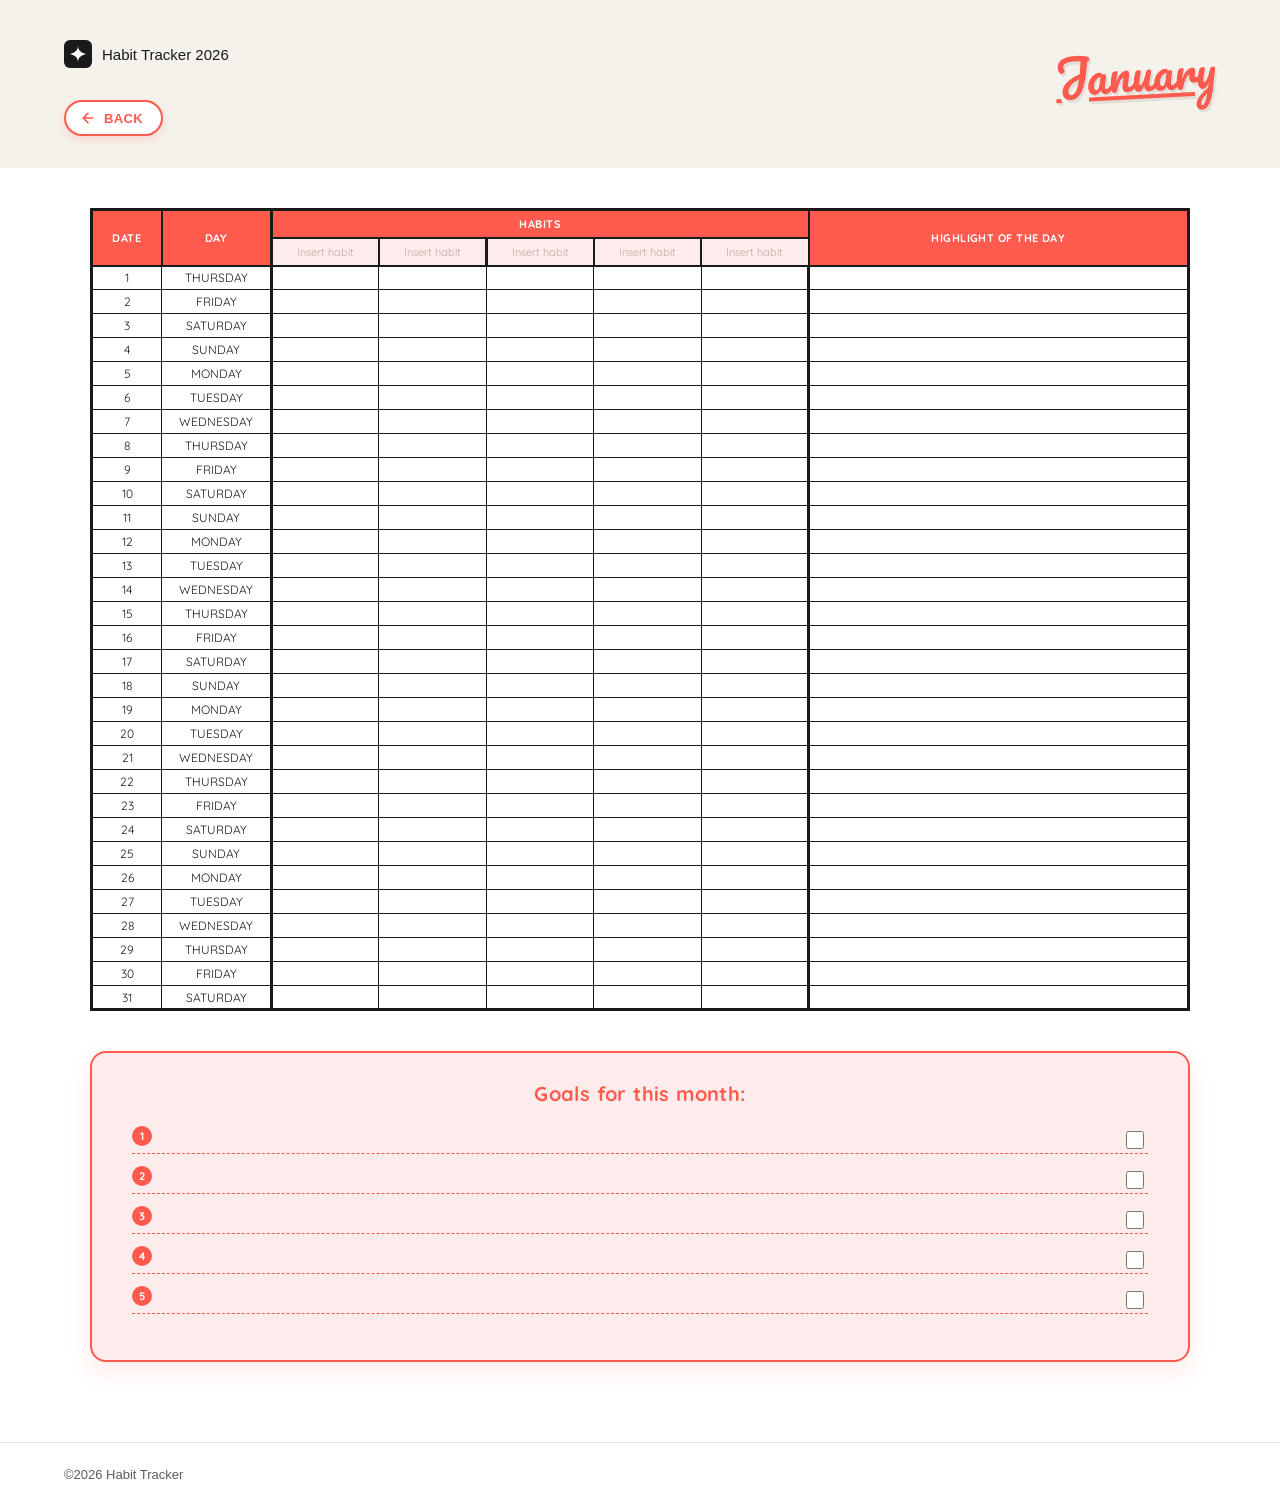
<file: january.html>
<!DOCTYPE html>
<html lang="en">
<head>
  <meta charset="UTF-8" />
  <meta name="viewport" content="width=device-width, initial-scale=1.0" />
  <title>January 2026 — Habit Tracker</title>
  <link rel="preconnect" href="https://fonts.googleapis.com">
  <link rel="preconnect" href="https://fonts.gstatic.com" crossorigin>
  <link href="https://fonts.googleapis.com/css2?family=Pacifico&family=Quicksand:wght@500;700&display=swap" rel="stylesheet">
  <link rel="stylesheet" href="styles.css" />
</head>
<body class="blank-page">

  <!-- ===== HERO SECTION (header, no text) ===== -->
  <section class="hero blank-hero">
    <header class="logo-row">
      <div class="logo-mark">
        <svg viewBox="0 0 24 24" width="16" height="16" fill="white">
          <path d="M12 0 C12.5 5, 14 9.5, 24 12 C14 14.5, 12.5 19, 12 24 C11.5 19, 10 14.5, 0 12 C10 9.5, 11.5 5, 12 0 Z"/>
        </svg>
      </div>
      <span class="logo-text">Habit Tracker 2026</span>
    </header>

    <a href="blank.html" class="back-btn">
      <svg class="back-btn__arrow" viewBox="0 0 24 24" width="16" height="16" fill="none" stroke="currentColor" stroke-width="2.5" stroke-linecap="round" stroke-linejoin="round">
        <line x1="19" y1="12" x2="5" y2="12"></line>
        <polyline points="12 19 5 12 12 5"></polyline>
      </svg>
      <span>Back</span>
    </a>

    <span class="month-title">January</span>

    <div class="hero-grid">
      <div class="hero-copy"></div>
    </div>
  </section>

  <!-- ===== JANUARY TABLE ===== -->
  <section class="january-tracker">
    <div class="day-table-wrap">
      <table class="day-table">
        <thead>
          <tr>
            <th rowspan="2" class="col-date">DATE</th>
            <th rowspan="2" class="col-day">DAY</th>
            <th colspan="5">HABITS</th>
            <th rowspan="2" class="col-highlight">HIGHLIGHT OF THE DAY</th>
          </tr>
          <tr>
            <th><input type="text" class="habit-input" placeholder="Insert habit" /></th>
            <th><input type="text" class="habit-input" placeholder="Insert habit" /></th>
            <th><input type="text" class="habit-input" placeholder="Insert habit" /></th>
            <th><input type="text" class="habit-input" placeholder="Insert habit" /></th>
            <th><input type="text" class="habit-input" placeholder="Insert habit" /></th>
          </tr>
        </thead>
        <tbody>
          <tr><td>1</td><td>THURSDAY</td><td><button type="button" class="habit-cell" data-state="0" aria-label="habit status"></button></td><td><button type="button" class="habit-cell" data-state="0" aria-label="habit status"></button></td><td><button type="button" class="habit-cell" data-state="0" aria-label="habit status"></button></td><td><button type="button" class="habit-cell" data-state="0" aria-label="habit status"></button></td><td><button type="button" class="habit-cell" data-state="0" aria-label="habit status"></button></td><td><input type="text" class="highlight-input" /></td></tr>
          <tr><td>2</td><td>FRIDAY</td><td><button type="button" class="habit-cell" data-state="0" aria-label="habit status"></button></td><td><button type="button" class="habit-cell" data-state="0" aria-label="habit status"></button></td><td><button type="button" class="habit-cell" data-state="0" aria-label="habit status"></button></td><td><button type="button" class="habit-cell" data-state="0" aria-label="habit status"></button></td><td><button type="button" class="habit-cell" data-state="0" aria-label="habit status"></button></td><td><input type="text" class="highlight-input" /></td></tr>
          <tr><td>3</td><td>SATURDAY</td><td><button type="button" class="habit-cell" data-state="0" aria-label="habit status"></button></td><td><button type="button" class="habit-cell" data-state="0" aria-label="habit status"></button></td><td><button type="button" class="habit-cell" data-state="0" aria-label="habit status"></button></td><td><button type="button" class="habit-cell" data-state="0" aria-label="habit status"></button></td><td><button type="button" class="habit-cell" data-state="0" aria-label="habit status"></button></td><td><input type="text" class="highlight-input" /></td></tr>
          <tr><td>4</td><td>SUNDAY</td><td><button type="button" class="habit-cell" data-state="0" aria-label="habit status"></button></td><td><button type="button" class="habit-cell" data-state="0" aria-label="habit status"></button></td><td><button type="button" class="habit-cell" data-state="0" aria-label="habit status"></button></td><td><button type="button" class="habit-cell" data-state="0" aria-label="habit status"></button></td><td><button type="button" class="habit-cell" data-state="0" aria-label="habit status"></button></td><td><input type="text" class="highlight-input" /></td></tr>
          <tr><td>5</td><td>MONDAY</td><td><button type="button" class="habit-cell" data-state="0" aria-label="habit status"></button></td><td><button type="button" class="habit-cell" data-state="0" aria-label="habit status"></button></td><td><button type="button" class="habit-cell" data-state="0" aria-label="habit status"></button></td><td><button type="button" class="habit-cell" data-state="0" aria-label="habit status"></button></td><td><button type="button" class="habit-cell" data-state="0" aria-label="habit status"></button></td><td><input type="text" class="highlight-input" /></td></tr>
          <tr><td>6</td><td>TUESDAY</td><td><button type="button" class="habit-cell" data-state="0" aria-label="habit status"></button></td><td><button type="button" class="habit-cell" data-state="0" aria-label="habit status"></button></td><td><button type="button" class="habit-cell" data-state="0" aria-label="habit status"></button></td><td><button type="button" class="habit-cell" data-state="0" aria-label="habit status"></button></td><td><button type="button" class="habit-cell" data-state="0" aria-label="habit status"></button></td><td><input type="text" class="highlight-input" /></td></tr>
          <tr><td>7</td><td>WEDNESDAY</td><td><button type="button" class="habit-cell" data-state="0" aria-label="habit status"></button></td><td><button type="button" class="habit-cell" data-state="0" aria-label="habit status"></button></td><td><button type="button" class="habit-cell" data-state="0" aria-label="habit status"></button></td><td><button type="button" class="habit-cell" data-state="0" aria-label="habit status"></button></td><td><button type="button" class="habit-cell" data-state="0" aria-label="habit status"></button></td><td><input type="text" class="highlight-input" /></td></tr>
          <tr><td>8</td><td>THURSDAY</td><td><button type="button" class="habit-cell" data-state="0" aria-label="habit status"></button></td><td><button type="button" class="habit-cell" data-state="0" aria-label="habit status"></button></td><td><button type="button" class="habit-cell" data-state="0" aria-label="habit status"></button></td><td><button type="button" class="habit-cell" data-state="0" aria-label="habit status"></button></td><td><button type="button" class="habit-cell" data-state="0" aria-label="habit status"></button></td><td><input type="text" class="highlight-input" /></td></tr>
          <tr><td>9</td><td>FRIDAY</td><td><button type="button" class="habit-cell" data-state="0" aria-label="habit status"></button></td><td><button type="button" class="habit-cell" data-state="0" aria-label="habit status"></button></td><td><button type="button" class="habit-cell" data-state="0" aria-label="habit status"></button></td><td><button type="button" class="habit-cell" data-state="0" aria-label="habit status"></button></td><td><button type="button" class="habit-cell" data-state="0" aria-label="habit status"></button></td><td><input type="text" class="highlight-input" /></td></tr>
          <tr><td>10</td><td>SATURDAY</td><td><button type="button" class="habit-cell" data-state="0" aria-label="habit status"></button></td><td><button type="button" class="habit-cell" data-state="0" aria-label="habit status"></button></td><td><button type="button" class="habit-cell" data-state="0" aria-label="habit status"></button></td><td><button type="button" class="habit-cell" data-state="0" aria-label="habit status"></button></td><td><button type="button" class="habit-cell" data-state="0" aria-label="habit status"></button></td><td><input type="text" class="highlight-input" /></td></tr>
          <tr><td>11</td><td>SUNDAY</td><td><button type="button" class="habit-cell" data-state="0" aria-label="habit status"></button></td><td><button type="button" class="habit-cell" data-state="0" aria-label="habit status"></button></td><td><button type="button" class="habit-cell" data-state="0" aria-label="habit status"></button></td><td><button type="button" class="habit-cell" data-state="0" aria-label="habit status"></button></td><td><button type="button" class="habit-cell" data-state="0" aria-label="habit status"></button></td><td><input type="text" class="highlight-input" /></td></tr>
          <tr><td>12</td><td>MONDAY</td><td><button type="button" class="habit-cell" data-state="0" aria-label="habit status"></button></td><td><button type="button" class="habit-cell" data-state="0" aria-label="habit status"></button></td><td><button type="button" class="habit-cell" data-state="0" aria-label="habit status"></button></td><td><button type="button" class="habit-cell" data-state="0" aria-label="habit status"></button></td><td><button type="button" class="habit-cell" data-state="0" aria-label="habit status"></button></td><td><input type="text" class="highlight-input" /></td></tr>
          <tr><td>13</td><td>TUESDAY</td><td><button type="button" class="habit-cell" data-state="0" aria-label="habit status"></button></td><td><button type="button" class="habit-cell" data-state="0" aria-label="habit status"></button></td><td><button type="button" class="habit-cell" data-state="0" aria-label="habit status"></button></td><td><button type="button" class="habit-cell" data-state="0" aria-label="habit status"></button></td><td><button type="button" class="habit-cell" data-state="0" aria-label="habit status"></button></td><td><input type="text" class="highlight-input" /></td></tr>
          <tr><td>14</td><td>WEDNESDAY</td><td><button type="button" class="habit-cell" data-state="0" aria-label="habit status"></button></td><td><button type="button" class="habit-cell" data-state="0" aria-label="habit status"></button></td><td><button type="button" class="habit-cell" data-state="0" aria-label="habit status"></button></td><td><button type="button" class="habit-cell" data-state="0" aria-label="habit status"></button></td><td><button type="button" class="habit-cell" data-state="0" aria-label="habit status"></button></td><td><input type="text" class="highlight-input" /></td></tr>
          <tr><td>15</td><td>THURSDAY</td><td><button type="button" class="habit-cell" data-state="0" aria-label="habit status"></button></td><td><button type="button" class="habit-cell" data-state="0" aria-label="habit status"></button></td><td><button type="button" class="habit-cell" data-state="0" aria-label="habit status"></button></td><td><button type="button" class="habit-cell" data-state="0" aria-label="habit status"></button></td><td><button type="button" class="habit-cell" data-state="0" aria-label="habit status"></button></td><td><input type="text" class="highlight-input" /></td></tr>
          <tr><td>16</td><td>FRIDAY</td><td><button type="button" class="habit-cell" data-state="0" aria-label="habit status"></button></td><td><button type="button" class="habit-cell" data-state="0" aria-label="habit status"></button></td><td><button type="button" class="habit-cell" data-state="0" aria-label="habit status"></button></td><td><button type="button" class="habit-cell" data-state="0" aria-label="habit status"></button></td><td><button type="button" class="habit-cell" data-state="0" aria-label="habit status"></button></td><td><input type="text" class="highlight-input" /></td></tr>
          <tr><td>17</td><td>SATURDAY</td><td><button type="button" class="habit-cell" data-state="0" aria-label="habit status"></button></td><td><button type="button" class="habit-cell" data-state="0" aria-label="habit status"></button></td><td><button type="button" class="habit-cell" data-state="0" aria-label="habit status"></button></td><td><button type="button" class="habit-cell" data-state="0" aria-label="habit status"></button></td><td><button type="button" class="habit-cell" data-state="0" aria-label="habit status"></button></td><td><input type="text" class="highlight-input" /></td></tr>
          <tr><td>18</td><td>SUNDAY</td><td><button type="button" class="habit-cell" data-state="0" aria-label="habit status"></button></td><td><button type="button" class="habit-cell" data-state="0" aria-label="habit status"></button></td><td><button type="button" class="habit-cell" data-state="0" aria-label="habit status"></button></td><td><button type="button" class="habit-cell" data-state="0" aria-label="habit status"></button></td><td><button type="button" class="habit-cell" data-state="0" aria-label="habit status"></button></td><td><input type="text" class="highlight-input" /></td></tr>
          <tr><td>19</td><td>MONDAY</td><td><button type="button" class="habit-cell" data-state="0" aria-label="habit status"></button></td><td><button type="button" class="habit-cell" data-state="0" aria-label="habit status"></button></td><td><button type="button" class="habit-cell" data-state="0" aria-label="habit status"></button></td><td><button type="button" class="habit-cell" data-state="0" aria-label="habit status"></button></td><td><button type="button" class="habit-cell" data-state="0" aria-label="habit status"></button></td><td><input type="text" class="highlight-input" /></td></tr>
          <tr><td>20</td><td>TUESDAY</td><td><button type="button" class="habit-cell" data-state="0" aria-label="habit status"></button></td><td><button type="button" class="habit-cell" data-state="0" aria-label="habit status"></button></td><td><button type="button" class="habit-cell" data-state="0" aria-label="habit status"></button></td><td><button type="button" class="habit-cell" data-state="0" aria-label="habit status"></button></td><td><button type="button" class="habit-cell" data-state="0" aria-label="habit status"></button></td><td><input type="text" class="highlight-input" /></td></tr>
          <tr><td>21</td><td>WEDNESDAY</td><td><button type="button" class="habit-cell" data-state="0" aria-label="habit status"></button></td><td><button type="button" class="habit-cell" data-state="0" aria-label="habit status"></button></td><td><button type="button" class="habit-cell" data-state="0" aria-label="habit status"></button></td><td><button type="button" class="habit-cell" data-state="0" aria-label="habit status"></button></td><td><button type="button" class="habit-cell" data-state="0" aria-label="habit status"></button></td><td><input type="text" class="highlight-input" /></td></tr>
          <tr><td>22</td><td>THURSDAY</td><td><button type="button" class="habit-cell" data-state="0" aria-label="habit status"></button></td><td><button type="button" class="habit-cell" data-state="0" aria-label="habit status"></button></td><td><button type="button" class="habit-cell" data-state="0" aria-label="habit status"></button></td><td><button type="button" class="habit-cell" data-state="0" aria-label="habit status"></button></td><td><button type="button" class="habit-cell" data-state="0" aria-label="habit status"></button></td><td><input type="text" class="highlight-input" /></td></tr>
          <tr><td>23</td><td>FRIDAY</td><td><button type="button" class="habit-cell" data-state="0" aria-label="habit status"></button></td><td><button type="button" class="habit-cell" data-state="0" aria-label="habit status"></button></td><td><button type="button" class="habit-cell" data-state="0" aria-label="habit status"></button></td><td><button type="button" class="habit-cell" data-state="0" aria-label="habit status"></button></td><td><button type="button" class="habit-cell" data-state="0" aria-label="habit status"></button></td><td><input type="text" class="highlight-input" /></td></tr>
          <tr><td>24</td><td>SATURDAY</td><td><button type="button" class="habit-cell" data-state="0" aria-label="habit status"></button></td><td><button type="button" class="habit-cell" data-state="0" aria-label="habit status"></button></td><td><button type="button" class="habit-cell" data-state="0" aria-label="habit status"></button></td><td><button type="button" class="habit-cell" data-state="0" aria-label="habit status"></button></td><td><button type="button" class="habit-cell" data-state="0" aria-label="habit status"></button></td><td><input type="text" class="highlight-input" /></td></tr>
          <tr><td>25</td><td>SUNDAY</td><td><button type="button" class="habit-cell" data-state="0" aria-label="habit status"></button></td><td><button type="button" class="habit-cell" data-state="0" aria-label="habit status"></button></td><td><button type="button" class="habit-cell" data-state="0" aria-label="habit status"></button></td><td><button type="button" class="habit-cell" data-state="0" aria-label="habit status"></button></td><td><button type="button" class="habit-cell" data-state="0" aria-label="habit status"></button></td><td><input type="text" class="highlight-input" /></td></tr>
          <tr><td>26</td><td>MONDAY</td><td><button type="button" class="habit-cell" data-state="0" aria-label="habit status"></button></td><td><button type="button" class="habit-cell" data-state="0" aria-label="habit status"></button></td><td><button type="button" class="habit-cell" data-state="0" aria-label="habit status"></button></td><td><button type="button" class="habit-cell" data-state="0" aria-label="habit status"></button></td><td><button type="button" class="habit-cell" data-state="0" aria-label="habit status"></button></td><td><input type="text" class="highlight-input" /></td></tr>
          <tr><td>27</td><td>TUESDAY</td><td><button type="button" class="habit-cell" data-state="0" aria-label="habit status"></button></td><td><button type="button" class="habit-cell" data-state="0" aria-label="habit status"></button></td><td><button type="button" class="habit-cell" data-state="0" aria-label="habit status"></button></td><td><button type="button" class="habit-cell" data-state="0" aria-label="habit status"></button></td><td><button type="button" class="habit-cell" data-state="0" aria-label="habit status"></button></td><td><input type="text" class="highlight-input" /></td></tr>
          <tr><td>28</td><td>WEDNESDAY</td><td><button type="button" class="habit-cell" data-state="0" aria-label="habit status"></button></td><td><button type="button" class="habit-cell" data-state="0" aria-label="habit status"></button></td><td><button type="button" class="habit-cell" data-state="0" aria-label="habit status"></button></td><td><button type="button" class="habit-cell" data-state="0" aria-label="habit status"></button></td><td><button type="button" class="habit-cell" data-state="0" aria-label="habit status"></button></td><td><input type="text" class="highlight-input" /></td></tr>
          <tr><td>29</td><td>THURSDAY</td><td><button type="button" class="habit-cell" data-state="0" aria-label="habit status"></button></td><td><button type="button" class="habit-cell" data-state="0" aria-label="habit status"></button></td><td><button type="button" class="habit-cell" data-state="0" aria-label="habit status"></button></td><td><button type="button" class="habit-cell" data-state="0" aria-label="habit status"></button></td><td><button type="button" class="habit-cell" data-state="0" aria-label="habit status"></button></td><td><input type="text" class="highlight-input" /></td></tr>
          <tr><td>30</td><td>FRIDAY</td><td><button type="button" class="habit-cell" data-state="0" aria-label="habit status"></button></td><td><button type="button" class="habit-cell" data-state="0" aria-label="habit status"></button></td><td><button type="button" class="habit-cell" data-state="0" aria-label="habit status"></button></td><td><button type="button" class="habit-cell" data-state="0" aria-label="habit status"></button></td><td><button type="button" class="habit-cell" data-state="0" aria-label="habit status"></button></td><td><input type="text" class="highlight-input" /></td></tr>
          <tr><td>31</td><td>SATURDAY</td><td><button type="button" class="habit-cell" data-state="0" aria-label="habit status"></button></td><td><button type="button" class="habit-cell" data-state="0" aria-label="habit status"></button></td><td><button type="button" class="habit-cell" data-state="0" aria-label="habit status"></button></td><td><button type="button" class="habit-cell" data-state="0" aria-label="habit status"></button></td><td><button type="button" class="habit-cell" data-state="0" aria-label="habit status"></button></td><td><input type="text" class="highlight-input" /></td></tr>
        </tbody>
      </table>
    </div>

    <div class="goals-section">
      <h3>Goals for this month:</h3>
      <ul class="goals-list">
        <li><input type="text" class="goal-input" /><input type="checkbox" class="goal-check" /></li>
        <li><input type="text" class="goal-input" /><input type="checkbox" class="goal-check" /></li>
        <li><input type="text" class="goal-input" /><input type="checkbox" class="goal-check" /></li>
        <li><input type="text" class="goal-input" /><input type="checkbox" class="goal-check" /></li>
        <li><input type="text" class="goal-input" /><input type="checkbox" class="goal-check" /></li>
      </ul>
    </div>
  </section>

  <footer class="site-footer blank-footer">
    <p>&copy;2026 Habit Tracker</p>
  </footer>

  <script src="script.js"></script>
</body>
</html>
</file>
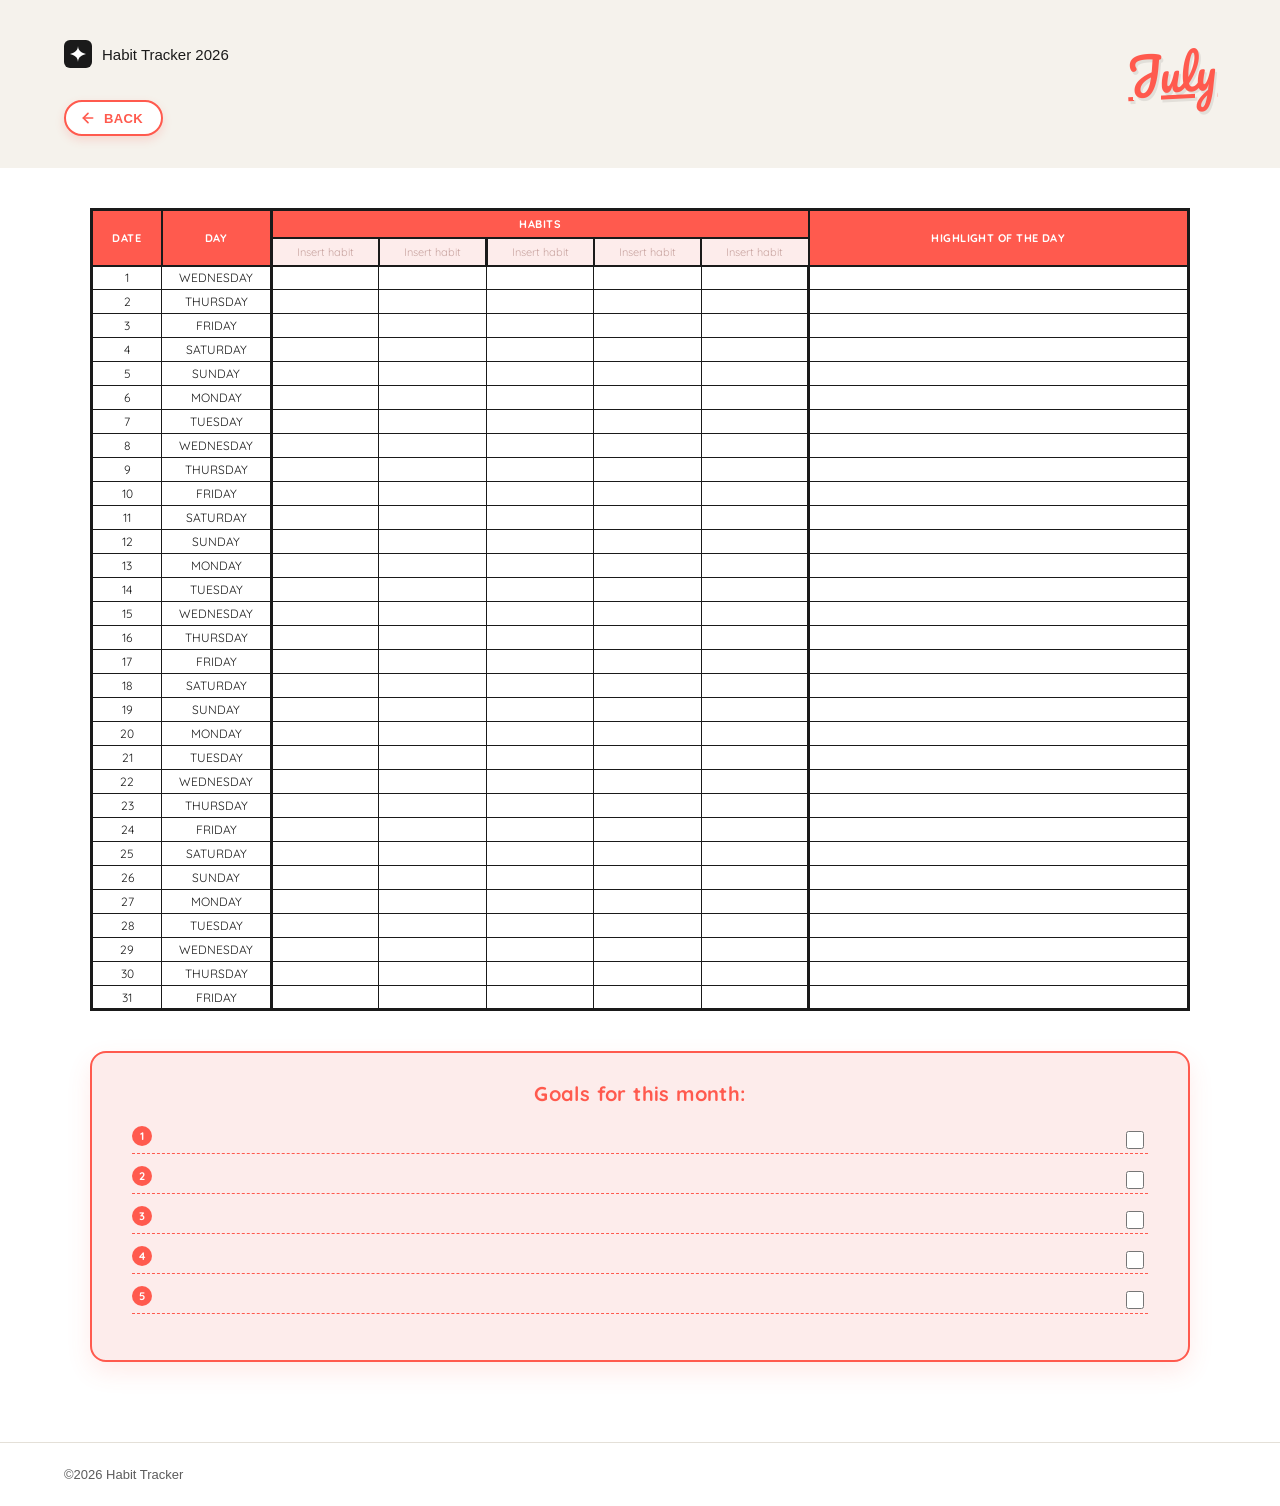
<file: july.html>
<!DOCTYPE html>
<html lang="en">
<head>
  <meta charset="UTF-8" />
  <meta name="viewport" content="width=device-width, initial-scale=1.0" />
  <title>July 2026 — Habit Tracker</title>
  <link rel="preconnect" href="https://fonts.googleapis.com">
  <link rel="preconnect" href="https://fonts.gstatic.com" crossorigin>
  <link href="https://fonts.googleapis.com/css2?family=Pacifico&family=Quicksand:wght@500;700&display=swap" rel="stylesheet">
  <link rel="stylesheet" href="styles.css" />
</head>
<body class="blank-page">

  <!-- ===== HERO SECTION (header, no text) ===== -->
  <section class="hero blank-hero">
    <header class="logo-row">
      <div class="logo-mark">
        <svg viewBox="0 0 24 24" width="16" height="16" fill="white">
          <path d="M12 0 C12.5 5, 14 9.5, 24 12 C14 14.5, 12.5 19, 12 24 C11.5 19, 10 14.5, 0 12 C10 9.5, 11.5 5, 12 0 Z"/>
        </svg>
      </div>
      <span class="logo-text">Habit Tracker 2026</span>
    </header>

    <a href="blank.html" class="back-btn">
      <svg class="back-btn__arrow" viewBox="0 0 24 24" width="16" height="16" fill="none" stroke="currentColor" stroke-width="2.5" stroke-linecap="round" stroke-linejoin="round">
        <line x1="19" y1="12" x2="5" y2="12"></line>
        <polyline points="12 19 5 12 12 5"></polyline>
      </svg>
      <span>Back</span>
    </a>

    <span class="month-title">July</span>

    <div class="hero-grid">
      <div class="hero-copy"></div>
    </div>
  </section>

  <!-- ===== JANUARY TABLE ===== -->
  <section class="january-tracker">
    <div class="day-table-wrap">
      <table class="day-table">
        <thead>
          <tr>
            <th rowspan="2" class="col-date">DATE</th>
            <th rowspan="2" class="col-day">DAY</th>
            <th colspan="5">HABITS</th>
            <th rowspan="2" class="col-highlight">HIGHLIGHT OF THE DAY</th>
          </tr>
          <tr>
            <th><input type="text" class="habit-input" placeholder="Insert habit" /></th>
            <th><input type="text" class="habit-input" placeholder="Insert habit" /></th>
            <th><input type="text" class="habit-input" placeholder="Insert habit" /></th>
            <th><input type="text" class="habit-input" placeholder="Insert habit" /></th>
            <th><input type="text" class="habit-input" placeholder="Insert habit" /></th>
          </tr>
        </thead>
        <tbody>
          <tr><td>1</td><td>WEDNESDAY</td><td><button type="button" class="habit-cell" data-state="0" aria-label="habit status"></button></td><td><button type="button" class="habit-cell" data-state="0" aria-label="habit status"></button></td><td><button type="button" class="habit-cell" data-state="0" aria-label="habit status"></button></td><td><button type="button" class="habit-cell" data-state="0" aria-label="habit status"></button></td><td><button type="button" class="habit-cell" data-state="0" aria-label="habit status"></button></td><td><input type="text" class="highlight-input" /></td></tr>
          <tr><td>2</td><td>THURSDAY</td><td><button type="button" class="habit-cell" data-state="0" aria-label="habit status"></button></td><td><button type="button" class="habit-cell" data-state="0" aria-label="habit status"></button></td><td><button type="button" class="habit-cell" data-state="0" aria-label="habit status"></button></td><td><button type="button" class="habit-cell" data-state="0" aria-label="habit status"></button></td><td><button type="button" class="habit-cell" data-state="0" aria-label="habit status"></button></td><td><input type="text" class="highlight-input" /></td></tr>
          <tr><td>3</td><td>FRIDAY</td><td><button type="button" class="habit-cell" data-state="0" aria-label="habit status"></button></td><td><button type="button" class="habit-cell" data-state="0" aria-label="habit status"></button></td><td><button type="button" class="habit-cell" data-state="0" aria-label="habit status"></button></td><td><button type="button" class="habit-cell" data-state="0" aria-label="habit status"></button></td><td><button type="button" class="habit-cell" data-state="0" aria-label="habit status"></button></td><td><input type="text" class="highlight-input" /></td></tr>
          <tr><td>4</td><td>SATURDAY</td><td><button type="button" class="habit-cell" data-state="0" aria-label="habit status"></button></td><td><button type="button" class="habit-cell" data-state="0" aria-label="habit status"></button></td><td><button type="button" class="habit-cell" data-state="0" aria-label="habit status"></button></td><td><button type="button" class="habit-cell" data-state="0" aria-label="habit status"></button></td><td><button type="button" class="habit-cell" data-state="0" aria-label="habit status"></button></td><td><input type="text" class="highlight-input" /></td></tr>
          <tr><td>5</td><td>SUNDAY</td><td><button type="button" class="habit-cell" data-state="0" aria-label="habit status"></button></td><td><button type="button" class="habit-cell" data-state="0" aria-label="habit status"></button></td><td><button type="button" class="habit-cell" data-state="0" aria-label="habit status"></button></td><td><button type="button" class="habit-cell" data-state="0" aria-label="habit status"></button></td><td><button type="button" class="habit-cell" data-state="0" aria-label="habit status"></button></td><td><input type="text" class="highlight-input" /></td></tr>
          <tr><td>6</td><td>MONDAY</td><td><button type="button" class="habit-cell" data-state="0" aria-label="habit status"></button></td><td><button type="button" class="habit-cell" data-state="0" aria-label="habit status"></button></td><td><button type="button" class="habit-cell" data-state="0" aria-label="habit status"></button></td><td><button type="button" class="habit-cell" data-state="0" aria-label="habit status"></button></td><td><button type="button" class="habit-cell" data-state="0" aria-label="habit status"></button></td><td><input type="text" class="highlight-input" /></td></tr>
          <tr><td>7</td><td>TUESDAY</td><td><button type="button" class="habit-cell" data-state="0" aria-label="habit status"></button></td><td><button type="button" class="habit-cell" data-state="0" aria-label="habit status"></button></td><td><button type="button" class="habit-cell" data-state="0" aria-label="habit status"></button></td><td><button type="button" class="habit-cell" data-state="0" aria-label="habit status"></button></td><td><button type="button" class="habit-cell" data-state="0" aria-label="habit status"></button></td><td><input type="text" class="highlight-input" /></td></tr>
          <tr><td>8</td><td>WEDNESDAY</td><td><button type="button" class="habit-cell" data-state="0" aria-label="habit status"></button></td><td><button type="button" class="habit-cell" data-state="0" aria-label="habit status"></button></td><td><button type="button" class="habit-cell" data-state="0" aria-label="habit status"></button></td><td><button type="button" class="habit-cell" data-state="0" aria-label="habit status"></button></td><td><button type="button" class="habit-cell" data-state="0" aria-label="habit status"></button></td><td><input type="text" class="highlight-input" /></td></tr>
          <tr><td>9</td><td>THURSDAY</td><td><button type="button" class="habit-cell" data-state="0" aria-label="habit status"></button></td><td><button type="button" class="habit-cell" data-state="0" aria-label="habit status"></button></td><td><button type="button" class="habit-cell" data-state="0" aria-label="habit status"></button></td><td><button type="button" class="habit-cell" data-state="0" aria-label="habit status"></button></td><td><button type="button" class="habit-cell" data-state="0" aria-label="habit status"></button></td><td><input type="text" class="highlight-input" /></td></tr>
          <tr><td>10</td><td>FRIDAY</td><td><button type="button" class="habit-cell" data-state="0" aria-label="habit status"></button></td><td><button type="button" class="habit-cell" data-state="0" aria-label="habit status"></button></td><td><button type="button" class="habit-cell" data-state="0" aria-label="habit status"></button></td><td><button type="button" class="habit-cell" data-state="0" aria-label="habit status"></button></td><td><button type="button" class="habit-cell" data-state="0" aria-label="habit status"></button></td><td><input type="text" class="highlight-input" /></td></tr>
          <tr><td>11</td><td>SATURDAY</td><td><button type="button" class="habit-cell" data-state="0" aria-label="habit status"></button></td><td><button type="button" class="habit-cell" data-state="0" aria-label="habit status"></button></td><td><button type="button" class="habit-cell" data-state="0" aria-label="habit status"></button></td><td><button type="button" class="habit-cell" data-state="0" aria-label="habit status"></button></td><td><button type="button" class="habit-cell" data-state="0" aria-label="habit status"></button></td><td><input type="text" class="highlight-input" /></td></tr>
          <tr><td>12</td><td>SUNDAY</td><td><button type="button" class="habit-cell" data-state="0" aria-label="habit status"></button></td><td><button type="button" class="habit-cell" data-state="0" aria-label="habit status"></button></td><td><button type="button" class="habit-cell" data-state="0" aria-label="habit status"></button></td><td><button type="button" class="habit-cell" data-state="0" aria-label="habit status"></button></td><td><button type="button" class="habit-cell" data-state="0" aria-label="habit status"></button></td><td><input type="text" class="highlight-input" /></td></tr>
          <tr><td>13</td><td>MONDAY</td><td><button type="button" class="habit-cell" data-state="0" aria-label="habit status"></button></td><td><button type="button" class="habit-cell" data-state="0" aria-label="habit status"></button></td><td><button type="button" class="habit-cell" data-state="0" aria-label="habit status"></button></td><td><button type="button" class="habit-cell" data-state="0" aria-label="habit status"></button></td><td><button type="button" class="habit-cell" data-state="0" aria-label="habit status"></button></td><td><input type="text" class="highlight-input" /></td></tr>
          <tr><td>14</td><td>TUESDAY</td><td><button type="button" class="habit-cell" data-state="0" aria-label="habit status"></button></td><td><button type="button" class="habit-cell" data-state="0" aria-label="habit status"></button></td><td><button type="button" class="habit-cell" data-state="0" aria-label="habit status"></button></td><td><button type="button" class="habit-cell" data-state="0" aria-label="habit status"></button></td><td><button type="button" class="habit-cell" data-state="0" aria-label="habit status"></button></td><td><input type="text" class="highlight-input" /></td></tr>
          <tr><td>15</td><td>WEDNESDAY</td><td><button type="button" class="habit-cell" data-state="0" aria-label="habit status"></button></td><td><button type="button" class="habit-cell" data-state="0" aria-label="habit status"></button></td><td><button type="button" class="habit-cell" data-state="0" aria-label="habit status"></button></td><td><button type="button" class="habit-cell" data-state="0" aria-label="habit status"></button></td><td><button type="button" class="habit-cell" data-state="0" aria-label="habit status"></button></td><td><input type="text" class="highlight-input" /></td></tr>
          <tr><td>16</td><td>THURSDAY</td><td><button type="button" class="habit-cell" data-state="0" aria-label="habit status"></button></td><td><button type="button" class="habit-cell" data-state="0" aria-label="habit status"></button></td><td><button type="button" class="habit-cell" data-state="0" aria-label="habit status"></button></td><td><button type="button" class="habit-cell" data-state="0" aria-label="habit status"></button></td><td><button type="button" class="habit-cell" data-state="0" aria-label="habit status"></button></td><td><input type="text" class="highlight-input" /></td></tr>
          <tr><td>17</td><td>FRIDAY</td><td><button type="button" class="habit-cell" data-state="0" aria-label="habit status"></button></td><td><button type="button" class="habit-cell" data-state="0" aria-label="habit status"></button></td><td><button type="button" class="habit-cell" data-state="0" aria-label="habit status"></button></td><td><button type="button" class="habit-cell" data-state="0" aria-label="habit status"></button></td><td><button type="button" class="habit-cell" data-state="0" aria-label="habit status"></button></td><td><input type="text" class="highlight-input" /></td></tr>
          <tr><td>18</td><td>SATURDAY</td><td><button type="button" class="habit-cell" data-state="0" aria-label="habit status"></button></td><td><button type="button" class="habit-cell" data-state="0" aria-label="habit status"></button></td><td><button type="button" class="habit-cell" data-state="0" aria-label="habit status"></button></td><td><button type="button" class="habit-cell" data-state="0" aria-label="habit status"></button></td><td><button type="button" class="habit-cell" data-state="0" aria-label="habit status"></button></td><td><input type="text" class="highlight-input" /></td></tr>
          <tr><td>19</td><td>SUNDAY</td><td><button type="button" class="habit-cell" data-state="0" aria-label="habit status"></button></td><td><button type="button" class="habit-cell" data-state="0" aria-label="habit status"></button></td><td><button type="button" class="habit-cell" data-state="0" aria-label="habit status"></button></td><td><button type="button" class="habit-cell" data-state="0" aria-label="habit status"></button></td><td><button type="button" class="habit-cell" data-state="0" aria-label="habit status"></button></td><td><input type="text" class="highlight-input" /></td></tr>
          <tr><td>20</td><td>MONDAY</td><td><button type="button" class="habit-cell" data-state="0" aria-label="habit status"></button></td><td><button type="button" class="habit-cell" data-state="0" aria-label="habit status"></button></td><td><button type="button" class="habit-cell" data-state="0" aria-label="habit status"></button></td><td><button type="button" class="habit-cell" data-state="0" aria-label="habit status"></button></td><td><button type="button" class="habit-cell" data-state="0" aria-label="habit status"></button></td><td><input type="text" class="highlight-input" /></td></tr>
          <tr><td>21</td><td>TUESDAY</td><td><button type="button" class="habit-cell" data-state="0" aria-label="habit status"></button></td><td><button type="button" class="habit-cell" data-state="0" aria-label="habit status"></button></td><td><button type="button" class="habit-cell" data-state="0" aria-label="habit status"></button></td><td><button type="button" class="habit-cell" data-state="0" aria-label="habit status"></button></td><td><button type="button" class="habit-cell" data-state="0" aria-label="habit status"></button></td><td><input type="text" class="highlight-input" /></td></tr>
          <tr><td>22</td><td>WEDNESDAY</td><td><button type="button" class="habit-cell" data-state="0" aria-label="habit status"></button></td><td><button type="button" class="habit-cell" data-state="0" aria-label="habit status"></button></td><td><button type="button" class="habit-cell" data-state="0" aria-label="habit status"></button></td><td><button type="button" class="habit-cell" data-state="0" aria-label="habit status"></button></td><td><button type="button" class="habit-cell" data-state="0" aria-label="habit status"></button></td><td><input type="text" class="highlight-input" /></td></tr>
          <tr><td>23</td><td>THURSDAY</td><td><button type="button" class="habit-cell" data-state="0" aria-label="habit status"></button></td><td><button type="button" class="habit-cell" data-state="0" aria-label="habit status"></button></td><td><button type="button" class="habit-cell" data-state="0" aria-label="habit status"></button></td><td><button type="button" class="habit-cell" data-state="0" aria-label="habit status"></button></td><td><button type="button" class="habit-cell" data-state="0" aria-label="habit status"></button></td><td><input type="text" class="highlight-input" /></td></tr>
          <tr><td>24</td><td>FRIDAY</td><td><button type="button" class="habit-cell" data-state="0" aria-label="habit status"></button></td><td><button type="button" class="habit-cell" data-state="0" aria-label="habit status"></button></td><td><button type="button" class="habit-cell" data-state="0" aria-label="habit status"></button></td><td><button type="button" class="habit-cell" data-state="0" aria-label="habit status"></button></td><td><button type="button" class="habit-cell" data-state="0" aria-label="habit status"></button></td><td><input type="text" class="highlight-input" /></td></tr>
          <tr><td>25</td><td>SATURDAY</td><td><button type="button" class="habit-cell" data-state="0" aria-label="habit status"></button></td><td><button type="button" class="habit-cell" data-state="0" aria-label="habit status"></button></td><td><button type="button" class="habit-cell" data-state="0" aria-label="habit status"></button></td><td><button type="button" class="habit-cell" data-state="0" aria-label="habit status"></button></td><td><button type="button" class="habit-cell" data-state="0" aria-label="habit status"></button></td><td><input type="text" class="highlight-input" /></td></tr>
          <tr><td>26</td><td>SUNDAY</td><td><button type="button" class="habit-cell" data-state="0" aria-label="habit status"></button></td><td><button type="button" class="habit-cell" data-state="0" aria-label="habit status"></button></td><td><button type="button" class="habit-cell" data-state="0" aria-label="habit status"></button></td><td><button type="button" class="habit-cell" data-state="0" aria-label="habit status"></button></td><td><button type="button" class="habit-cell" data-state="0" aria-label="habit status"></button></td><td><input type="text" class="highlight-input" /></td></tr>
          <tr><td>27</td><td>MONDAY</td><td><button type="button" class="habit-cell" data-state="0" aria-label="habit status"></button></td><td><button type="button" class="habit-cell" data-state="0" aria-label="habit status"></button></td><td><button type="button" class="habit-cell" data-state="0" aria-label="habit status"></button></td><td><button type="button" class="habit-cell" data-state="0" aria-label="habit status"></button></td><td><button type="button" class="habit-cell" data-state="0" aria-label="habit status"></button></td><td><input type="text" class="highlight-input" /></td></tr>
          <tr><td>28</td><td>TUESDAY</td><td><button type="button" class="habit-cell" data-state="0" aria-label="habit status"></button></td><td><button type="button" class="habit-cell" data-state="0" aria-label="habit status"></button></td><td><button type="button" class="habit-cell" data-state="0" aria-label="habit status"></button></td><td><button type="button" class="habit-cell" data-state="0" aria-label="habit status"></button></td><td><button type="button" class="habit-cell" data-state="0" aria-label="habit status"></button></td><td><input type="text" class="highlight-input" /></td></tr>
          <tr><td>29</td><td>WEDNESDAY</td><td><button type="button" class="habit-cell" data-state="0" aria-label="habit status"></button></td><td><button type="button" class="habit-cell" data-state="0" aria-label="habit status"></button></td><td><button type="button" class="habit-cell" data-state="0" aria-label="habit status"></button></td><td><button type="button" class="habit-cell" data-state="0" aria-label="habit status"></button></td><td><button type="button" class="habit-cell" data-state="0" aria-label="habit status"></button></td><td><input type="text" class="highlight-input" /></td></tr>
          <tr><td>30</td><td>THURSDAY</td><td><button type="button" class="habit-cell" data-state="0" aria-label="habit status"></button></td><td><button type="button" class="habit-cell" data-state="0" aria-label="habit status"></button></td><td><button type="button" class="habit-cell" data-state="0" aria-label="habit status"></button></td><td><button type="button" class="habit-cell" data-state="0" aria-label="habit status"></button></td><td><button type="button" class="habit-cell" data-state="0" aria-label="habit status"></button></td><td><input type="text" class="highlight-input" /></td></tr>
          <tr><td>31</td><td>FRIDAY</td><td><button type="button" class="habit-cell" data-state="0" aria-label="habit status"></button></td><td><button type="button" class="habit-cell" data-state="0" aria-label="habit status"></button></td><td><button type="button" class="habit-cell" data-state="0" aria-label="habit status"></button></td><td><button type="button" class="habit-cell" data-state="0" aria-label="habit status"></button></td><td><button type="button" class="habit-cell" data-state="0" aria-label="habit status"></button></td><td><input type="text" class="highlight-input" /></td></tr>
        </tbody>
      </table>
    </div>

    <div class="goals-section">
      <h3>Goals for this month:</h3>
      <ul class="goals-list">
        <li><input type="text" class="goal-input" /><input type="checkbox" class="goal-check" /></li>
        <li><input type="text" class="goal-input" /><input type="checkbox" class="goal-check" /></li>
        <li><input type="text" class="goal-input" /><input type="checkbox" class="goal-check" /></li>
        <li><input type="text" class="goal-input" /><input type="checkbox" class="goal-check" /></li>
        <li><input type="text" class="goal-input" /><input type="checkbox" class="goal-check" /></li>
      </ul>
    </div>
  </section>

  <footer class="site-footer blank-footer">
    <p>&copy;2026 Habit Tracker</p>
  </footer>

  <script src="script.js"></script>
</body>
</html>
</file>
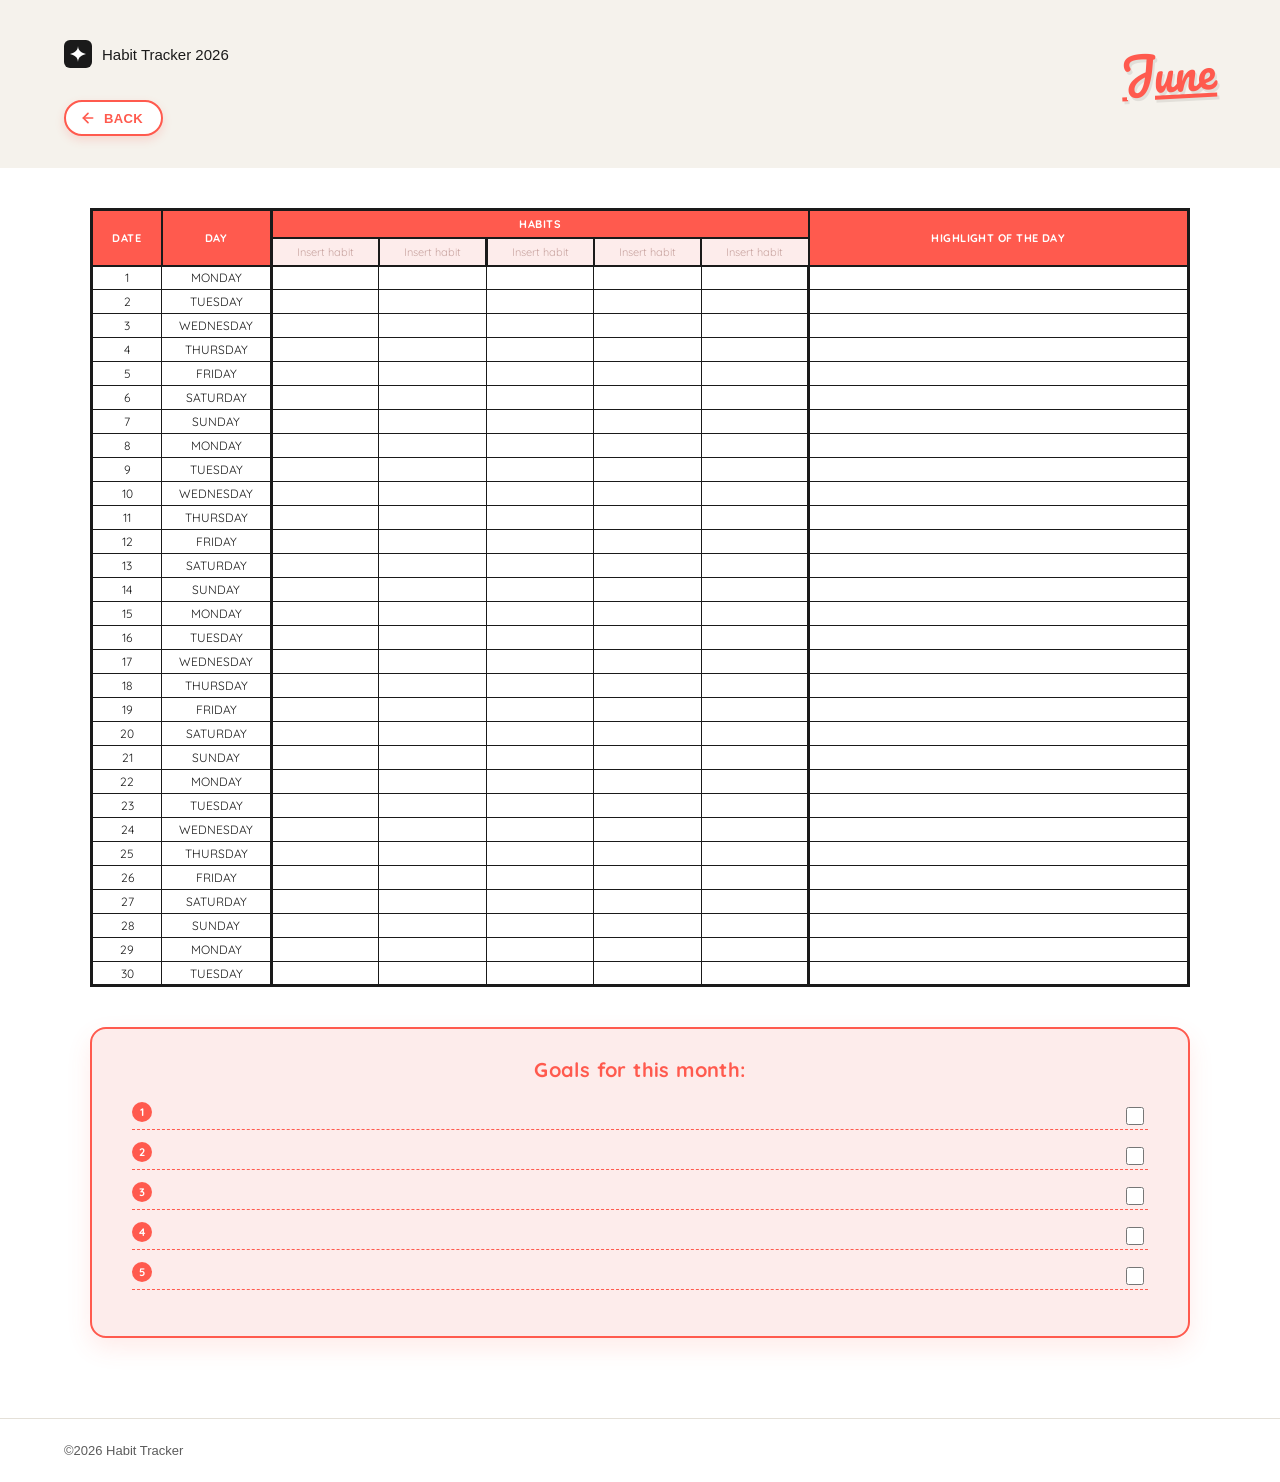
<file: june.html>
<!DOCTYPE html>
<html lang="en">
<head>
  <meta charset="UTF-8" />
  <meta name="viewport" content="width=device-width, initial-scale=1.0" />
  <title>June 2026 — Habit Tracker</title>
  <link rel="preconnect" href="https://fonts.googleapis.com">
  <link rel="preconnect" href="https://fonts.gstatic.com" crossorigin>
  <link href="https://fonts.googleapis.com/css2?family=Pacifico&family=Quicksand:wght@500;700&display=swap" rel="stylesheet">
  <link rel="stylesheet" href="styles.css" />
</head>
<body class="blank-page">

  <!-- ===== HERO SECTION (header, no text) ===== -->
  <section class="hero blank-hero">
    <header class="logo-row">
      <div class="logo-mark">
        <svg viewBox="0 0 24 24" width="16" height="16" fill="white">
          <path d="M12 0 C12.5 5, 14 9.5, 24 12 C14 14.5, 12.5 19, 12 24 C11.5 19, 10 14.5, 0 12 C10 9.5, 11.5 5, 12 0 Z"/>
        </svg>
      </div>
      <span class="logo-text">Habit Tracker 2026</span>
    </header>

    <a href="blank.html" class="back-btn">
      <svg class="back-btn__arrow" viewBox="0 0 24 24" width="16" height="16" fill="none" stroke="currentColor" stroke-width="2.5" stroke-linecap="round" stroke-linejoin="round">
        <line x1="19" y1="12" x2="5" y2="12"></line>
        <polyline points="12 19 5 12 12 5"></polyline>
      </svg>
      <span>Back</span>
    </a>

    <span class="month-title">June</span>

    <div class="hero-grid">
      <div class="hero-copy"></div>
    </div>
  </section>

  <!-- ===== JANUARY TABLE ===== -->
  <section class="january-tracker">
    <div class="day-table-wrap">
      <table class="day-table">
        <thead>
          <tr>
            <th rowspan="2" class="col-date">DATE</th>
            <th rowspan="2" class="col-day">DAY</th>
            <th colspan="5">HABITS</th>
            <th rowspan="2" class="col-highlight">HIGHLIGHT OF THE DAY</th>
          </tr>
          <tr>
            <th><input type="text" class="habit-input" placeholder="Insert habit" /></th>
            <th><input type="text" class="habit-input" placeholder="Insert habit" /></th>
            <th><input type="text" class="habit-input" placeholder="Insert habit" /></th>
            <th><input type="text" class="habit-input" placeholder="Insert habit" /></th>
            <th><input type="text" class="habit-input" placeholder="Insert habit" /></th>
          </tr>
        </thead>
        <tbody>
          <tr><td>1</td><td>MONDAY</td><td><button type="button" class="habit-cell" data-state="0" aria-label="habit status"></button></td><td><button type="button" class="habit-cell" data-state="0" aria-label="habit status"></button></td><td><button type="button" class="habit-cell" data-state="0" aria-label="habit status"></button></td><td><button type="button" class="habit-cell" data-state="0" aria-label="habit status"></button></td><td><button type="button" class="habit-cell" data-state="0" aria-label="habit status"></button></td><td><input type="text" class="highlight-input" /></td></tr>
          <tr><td>2</td><td>TUESDAY</td><td><button type="button" class="habit-cell" data-state="0" aria-label="habit status"></button></td><td><button type="button" class="habit-cell" data-state="0" aria-label="habit status"></button></td><td><button type="button" class="habit-cell" data-state="0" aria-label="habit status"></button></td><td><button type="button" class="habit-cell" data-state="0" aria-label="habit status"></button></td><td><button type="button" class="habit-cell" data-state="0" aria-label="habit status"></button></td><td><input type="text" class="highlight-input" /></td></tr>
          <tr><td>3</td><td>WEDNESDAY</td><td><button type="button" class="habit-cell" data-state="0" aria-label="habit status"></button></td><td><button type="button" class="habit-cell" data-state="0" aria-label="habit status"></button></td><td><button type="button" class="habit-cell" data-state="0" aria-label="habit status"></button></td><td><button type="button" class="habit-cell" data-state="0" aria-label="habit status"></button></td><td><button type="button" class="habit-cell" data-state="0" aria-label="habit status"></button></td><td><input type="text" class="highlight-input" /></td></tr>
          <tr><td>4</td><td>THURSDAY</td><td><button type="button" class="habit-cell" data-state="0" aria-label="habit status"></button></td><td><button type="button" class="habit-cell" data-state="0" aria-label="habit status"></button></td><td><button type="button" class="habit-cell" data-state="0" aria-label="habit status"></button></td><td><button type="button" class="habit-cell" data-state="0" aria-label="habit status"></button></td><td><button type="button" class="habit-cell" data-state="0" aria-label="habit status"></button></td><td><input type="text" class="highlight-input" /></td></tr>
          <tr><td>5</td><td>FRIDAY</td><td><button type="button" class="habit-cell" data-state="0" aria-label="habit status"></button></td><td><button type="button" class="habit-cell" data-state="0" aria-label="habit status"></button></td><td><button type="button" class="habit-cell" data-state="0" aria-label="habit status"></button></td><td><button type="button" class="habit-cell" data-state="0" aria-label="habit status"></button></td><td><button type="button" class="habit-cell" data-state="0" aria-label="habit status"></button></td><td><input type="text" class="highlight-input" /></td></tr>
          <tr><td>6</td><td>SATURDAY</td><td><button type="button" class="habit-cell" data-state="0" aria-label="habit status"></button></td><td><button type="button" class="habit-cell" data-state="0" aria-label="habit status"></button></td><td><button type="button" class="habit-cell" data-state="0" aria-label="habit status"></button></td><td><button type="button" class="habit-cell" data-state="0" aria-label="habit status"></button></td><td><button type="button" class="habit-cell" data-state="0" aria-label="habit status"></button></td><td><input type="text" class="highlight-input" /></td></tr>
          <tr><td>7</td><td>SUNDAY</td><td><button type="button" class="habit-cell" data-state="0" aria-label="habit status"></button></td><td><button type="button" class="habit-cell" data-state="0" aria-label="habit status"></button></td><td><button type="button" class="habit-cell" data-state="0" aria-label="habit status"></button></td><td><button type="button" class="habit-cell" data-state="0" aria-label="habit status"></button></td><td><button type="button" class="habit-cell" data-state="0" aria-label="habit status"></button></td><td><input type="text" class="highlight-input" /></td></tr>
          <tr><td>8</td><td>MONDAY</td><td><button type="button" class="habit-cell" data-state="0" aria-label="habit status"></button></td><td><button type="button" class="habit-cell" data-state="0" aria-label="habit status"></button></td><td><button type="button" class="habit-cell" data-state="0" aria-label="habit status"></button></td><td><button type="button" class="habit-cell" data-state="0" aria-label="habit status"></button></td><td><button type="button" class="habit-cell" data-state="0" aria-label="habit status"></button></td><td><input type="text" class="highlight-input" /></td></tr>
          <tr><td>9</td><td>TUESDAY</td><td><button type="button" class="habit-cell" data-state="0" aria-label="habit status"></button></td><td><button type="button" class="habit-cell" data-state="0" aria-label="habit status"></button></td><td><button type="button" class="habit-cell" data-state="0" aria-label="habit status"></button></td><td><button type="button" class="habit-cell" data-state="0" aria-label="habit status"></button></td><td><button type="button" class="habit-cell" data-state="0" aria-label="habit status"></button></td><td><input type="text" class="highlight-input" /></td></tr>
          <tr><td>10</td><td>WEDNESDAY</td><td><button type="button" class="habit-cell" data-state="0" aria-label="habit status"></button></td><td><button type="button" class="habit-cell" data-state="0" aria-label="habit status"></button></td><td><button type="button" class="habit-cell" data-state="0" aria-label="habit status"></button></td><td><button type="button" class="habit-cell" data-state="0" aria-label="habit status"></button></td><td><button type="button" class="habit-cell" data-state="0" aria-label="habit status"></button></td><td><input type="text" class="highlight-input" /></td></tr>
          <tr><td>11</td><td>THURSDAY</td><td><button type="button" class="habit-cell" data-state="0" aria-label="habit status"></button></td><td><button type="button" class="habit-cell" data-state="0" aria-label="habit status"></button></td><td><button type="button" class="habit-cell" data-state="0" aria-label="habit status"></button></td><td><button type="button" class="habit-cell" data-state="0" aria-label="habit status"></button></td><td><button type="button" class="habit-cell" data-state="0" aria-label="habit status"></button></td><td><input type="text" class="highlight-input" /></td></tr>
          <tr><td>12</td><td>FRIDAY</td><td><button type="button" class="habit-cell" data-state="0" aria-label="habit status"></button></td><td><button type="button" class="habit-cell" data-state="0" aria-label="habit status"></button></td><td><button type="button" class="habit-cell" data-state="0" aria-label="habit status"></button></td><td><button type="button" class="habit-cell" data-state="0" aria-label="habit status"></button></td><td><button type="button" class="habit-cell" data-state="0" aria-label="habit status"></button></td><td><input type="text" class="highlight-input" /></td></tr>
          <tr><td>13</td><td>SATURDAY</td><td><button type="button" class="habit-cell" data-state="0" aria-label="habit status"></button></td><td><button type="button" class="habit-cell" data-state="0" aria-label="habit status"></button></td><td><button type="button" class="habit-cell" data-state="0" aria-label="habit status"></button></td><td><button type="button" class="habit-cell" data-state="0" aria-label="habit status"></button></td><td><button type="button" class="habit-cell" data-state="0" aria-label="habit status"></button></td><td><input type="text" class="highlight-input" /></td></tr>
          <tr><td>14</td><td>SUNDAY</td><td><button type="button" class="habit-cell" data-state="0" aria-label="habit status"></button></td><td><button type="button" class="habit-cell" data-state="0" aria-label="habit status"></button></td><td><button type="button" class="habit-cell" data-state="0" aria-label="habit status"></button></td><td><button type="button" class="habit-cell" data-state="0" aria-label="habit status"></button></td><td><button type="button" class="habit-cell" data-state="0" aria-label="habit status"></button></td><td><input type="text" class="highlight-input" /></td></tr>
          <tr><td>15</td><td>MONDAY</td><td><button type="button" class="habit-cell" data-state="0" aria-label="habit status"></button></td><td><button type="button" class="habit-cell" data-state="0" aria-label="habit status"></button></td><td><button type="button" class="habit-cell" data-state="0" aria-label="habit status"></button></td><td><button type="button" class="habit-cell" data-state="0" aria-label="habit status"></button></td><td><button type="button" class="habit-cell" data-state="0" aria-label="habit status"></button></td><td><input type="text" class="highlight-input" /></td></tr>
          <tr><td>16</td><td>TUESDAY</td><td><button type="button" class="habit-cell" data-state="0" aria-label="habit status"></button></td><td><button type="button" class="habit-cell" data-state="0" aria-label="habit status"></button></td><td><button type="button" class="habit-cell" data-state="0" aria-label="habit status"></button></td><td><button type="button" class="habit-cell" data-state="0" aria-label="habit status"></button></td><td><button type="button" class="habit-cell" data-state="0" aria-label="habit status"></button></td><td><input type="text" class="highlight-input" /></td></tr>
          <tr><td>17</td><td>WEDNESDAY</td><td><button type="button" class="habit-cell" data-state="0" aria-label="habit status"></button></td><td><button type="button" class="habit-cell" data-state="0" aria-label="habit status"></button></td><td><button type="button" class="habit-cell" data-state="0" aria-label="habit status"></button></td><td><button type="button" class="habit-cell" data-state="0" aria-label="habit status"></button></td><td><button type="button" class="habit-cell" data-state="0" aria-label="habit status"></button></td><td><input type="text" class="highlight-input" /></td></tr>
          <tr><td>18</td><td>THURSDAY</td><td><button type="button" class="habit-cell" data-state="0" aria-label="habit status"></button></td><td><button type="button" class="habit-cell" data-state="0" aria-label="habit status"></button></td><td><button type="button" class="habit-cell" data-state="0" aria-label="habit status"></button></td><td><button type="button" class="habit-cell" data-state="0" aria-label="habit status"></button></td><td><button type="button" class="habit-cell" data-state="0" aria-label="habit status"></button></td><td><input type="text" class="highlight-input" /></td></tr>
          <tr><td>19</td><td>FRIDAY</td><td><button type="button" class="habit-cell" data-state="0" aria-label="habit status"></button></td><td><button type="button" class="habit-cell" data-state="0" aria-label="habit status"></button></td><td><button type="button" class="habit-cell" data-state="0" aria-label="habit status"></button></td><td><button type="button" class="habit-cell" data-state="0" aria-label="habit status"></button></td><td><button type="button" class="habit-cell" data-state="0" aria-label="habit status"></button></td><td><input type="text" class="highlight-input" /></td></tr>
          <tr><td>20</td><td>SATURDAY</td><td><button type="button" class="habit-cell" data-state="0" aria-label="habit status"></button></td><td><button type="button" class="habit-cell" data-state="0" aria-label="habit status"></button></td><td><button type="button" class="habit-cell" data-state="0" aria-label="habit status"></button></td><td><button type="button" class="habit-cell" data-state="0" aria-label="habit status"></button></td><td><button type="button" class="habit-cell" data-state="0" aria-label="habit status"></button></td><td><input type="text" class="highlight-input" /></td></tr>
          <tr><td>21</td><td>SUNDAY</td><td><button type="button" class="habit-cell" data-state="0" aria-label="habit status"></button></td><td><button type="button" class="habit-cell" data-state="0" aria-label="habit status"></button></td><td><button type="button" class="habit-cell" data-state="0" aria-label="habit status"></button></td><td><button type="button" class="habit-cell" data-state="0" aria-label="habit status"></button></td><td><button type="button" class="habit-cell" data-state="0" aria-label="habit status"></button></td><td><input type="text" class="highlight-input" /></td></tr>
          <tr><td>22</td><td>MONDAY</td><td><button type="button" class="habit-cell" data-state="0" aria-label="habit status"></button></td><td><button type="button" class="habit-cell" data-state="0" aria-label="habit status"></button></td><td><button type="button" class="habit-cell" data-state="0" aria-label="habit status"></button></td><td><button type="button" class="habit-cell" data-state="0" aria-label="habit status"></button></td><td><button type="button" class="habit-cell" data-state="0" aria-label="habit status"></button></td><td><input type="text" class="highlight-input" /></td></tr>
          <tr><td>23</td><td>TUESDAY</td><td><button type="button" class="habit-cell" data-state="0" aria-label="habit status"></button></td><td><button type="button" class="habit-cell" data-state="0" aria-label="habit status"></button></td><td><button type="button" class="habit-cell" data-state="0" aria-label="habit status"></button></td><td><button type="button" class="habit-cell" data-state="0" aria-label="habit status"></button></td><td><button type="button" class="habit-cell" data-state="0" aria-label="habit status"></button></td><td><input type="text" class="highlight-input" /></td></tr>
          <tr><td>24</td><td>WEDNESDAY</td><td><button type="button" class="habit-cell" data-state="0" aria-label="habit status"></button></td><td><button type="button" class="habit-cell" data-state="0" aria-label="habit status"></button></td><td><button type="button" class="habit-cell" data-state="0" aria-label="habit status"></button></td><td><button type="button" class="habit-cell" data-state="0" aria-label="habit status"></button></td><td><button type="button" class="habit-cell" data-state="0" aria-label="habit status"></button></td><td><input type="text" class="highlight-input" /></td></tr>
          <tr><td>25</td><td>THURSDAY</td><td><button type="button" class="habit-cell" data-state="0" aria-label="habit status"></button></td><td><button type="button" class="habit-cell" data-state="0" aria-label="habit status"></button></td><td><button type="button" class="habit-cell" data-state="0" aria-label="habit status"></button></td><td><button type="button" class="habit-cell" data-state="0" aria-label="habit status"></button></td><td><button type="button" class="habit-cell" data-state="0" aria-label="habit status"></button></td><td><input type="text" class="highlight-input" /></td></tr>
          <tr><td>26</td><td>FRIDAY</td><td><button type="button" class="habit-cell" data-state="0" aria-label="habit status"></button></td><td><button type="button" class="habit-cell" data-state="0" aria-label="habit status"></button></td><td><button type="button" class="habit-cell" data-state="0" aria-label="habit status"></button></td><td><button type="button" class="habit-cell" data-state="0" aria-label="habit status"></button></td><td><button type="button" class="habit-cell" data-state="0" aria-label="habit status"></button></td><td><input type="text" class="highlight-input" /></td></tr>
          <tr><td>27</td><td>SATURDAY</td><td><button type="button" class="habit-cell" data-state="0" aria-label="habit status"></button></td><td><button type="button" class="habit-cell" data-state="0" aria-label="habit status"></button></td><td><button type="button" class="habit-cell" data-state="0" aria-label="habit status"></button></td><td><button type="button" class="habit-cell" data-state="0" aria-label="habit status"></button></td><td><button type="button" class="habit-cell" data-state="0" aria-label="habit status"></button></td><td><input type="text" class="highlight-input" /></td></tr>
          <tr><td>28</td><td>SUNDAY</td><td><button type="button" class="habit-cell" data-state="0" aria-label="habit status"></button></td><td><button type="button" class="habit-cell" data-state="0" aria-label="habit status"></button></td><td><button type="button" class="habit-cell" data-state="0" aria-label="habit status"></button></td><td><button type="button" class="habit-cell" data-state="0" aria-label="habit status"></button></td><td><button type="button" class="habit-cell" data-state="0" aria-label="habit status"></button></td><td><input type="text" class="highlight-input" /></td></tr>
          <tr><td>29</td><td>MONDAY</td><td><button type="button" class="habit-cell" data-state="0" aria-label="habit status"></button></td><td><button type="button" class="habit-cell" data-state="0" aria-label="habit status"></button></td><td><button type="button" class="habit-cell" data-state="0" aria-label="habit status"></button></td><td><button type="button" class="habit-cell" data-state="0" aria-label="habit status"></button></td><td><button type="button" class="habit-cell" data-state="0" aria-label="habit status"></button></td><td><input type="text" class="highlight-input" /></td></tr>
          <tr><td>30</td><td>TUESDAY</td><td><button type="button" class="habit-cell" data-state="0" aria-label="habit status"></button></td><td><button type="button" class="habit-cell" data-state="0" aria-label="habit status"></button></td><td><button type="button" class="habit-cell" data-state="0" aria-label="habit status"></button></td><td><button type="button" class="habit-cell" data-state="0" aria-label="habit status"></button></td><td><button type="button" class="habit-cell" data-state="0" aria-label="habit status"></button></td><td><input type="text" class="highlight-input" /></td></tr>
        </tbody>
      </table>
    </div>

    <div class="goals-section">
      <h3>Goals for this month:</h3>
      <ul class="goals-list">
        <li><input type="text" class="goal-input" /><input type="checkbox" class="goal-check" /></li>
        <li><input type="text" class="goal-input" /><input type="checkbox" class="goal-check" /></li>
        <li><input type="text" class="goal-input" /><input type="checkbox" class="goal-check" /></li>
        <li><input type="text" class="goal-input" /><input type="checkbox" class="goal-check" /></li>
        <li><input type="text" class="goal-input" /><input type="checkbox" class="goal-check" /></li>
      </ul>
    </div>
  </section>

  <footer class="site-footer blank-footer">
    <p>&copy;2026 Habit Tracker</p>
  </footer>

  <script src="script.js"></script>
</body>
</html>
</file>
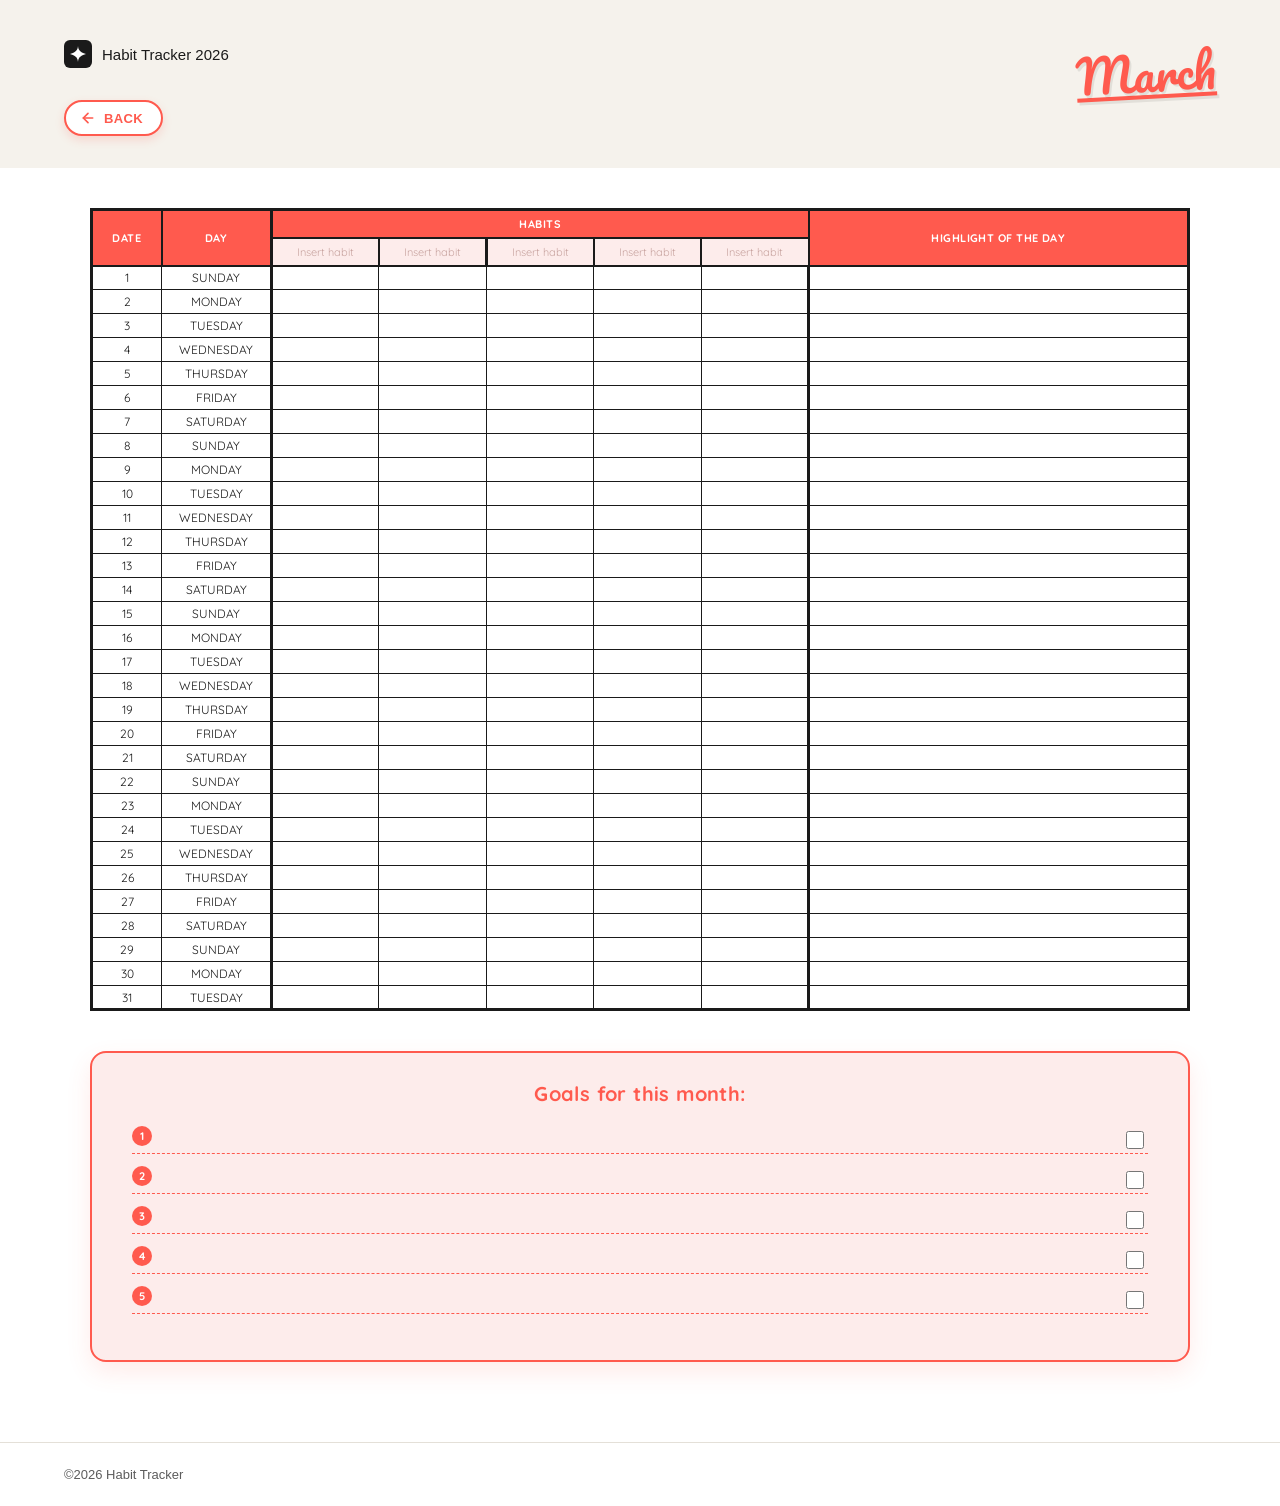
<file: march.html>
<!DOCTYPE html>
<html lang="en">
<head>
  <meta charset="UTF-8" />
  <meta name="viewport" content="width=device-width, initial-scale=1.0" />
  <title>March 2026 — Habit Tracker</title>
  <link rel="preconnect" href="https://fonts.googleapis.com">
  <link rel="preconnect" href="https://fonts.gstatic.com" crossorigin>
  <link href="https://fonts.googleapis.com/css2?family=Pacifico&family=Quicksand:wght@500;700&display=swap" rel="stylesheet">
  <link rel="stylesheet" href="styles.css" />
</head>
<body class="blank-page">

  <!-- ===== HERO SECTION (header, no text) ===== -->
  <section class="hero blank-hero">
    <header class="logo-row">
      <div class="logo-mark">
        <svg viewBox="0 0 24 24" width="16" height="16" fill="white">
          <path d="M12 0 C12.5 5, 14 9.5, 24 12 C14 14.5, 12.5 19, 12 24 C11.5 19, 10 14.5, 0 12 C10 9.5, 11.5 5, 12 0 Z"/>
        </svg>
      </div>
      <span class="logo-text">Habit Tracker 2026</span>
    </header>

    <a href="blank.html" class="back-btn">
      <svg class="back-btn__arrow" viewBox="0 0 24 24" width="16" height="16" fill="none" stroke="currentColor" stroke-width="2.5" stroke-linecap="round" stroke-linejoin="round">
        <line x1="19" y1="12" x2="5" y2="12"></line>
        <polyline points="12 19 5 12 12 5"></polyline>
      </svg>
      <span>Back</span>
    </a>

    <span class="month-title">March</span>

    <div class="hero-grid">
      <div class="hero-copy"></div>
    </div>
  </section>

  <!-- ===== JANUARY TABLE ===== -->
  <section class="january-tracker">
    <div class="day-table-wrap">
      <table class="day-table">
        <thead>
          <tr>
            <th rowspan="2" class="col-date">DATE</th>
            <th rowspan="2" class="col-day">DAY</th>
            <th colspan="5">HABITS</th>
            <th rowspan="2" class="col-highlight">HIGHLIGHT OF THE DAY</th>
          </tr>
          <tr>
            <th><input type="text" class="habit-input" placeholder="Insert habit" /></th>
            <th><input type="text" class="habit-input" placeholder="Insert habit" /></th>
            <th><input type="text" class="habit-input" placeholder="Insert habit" /></th>
            <th><input type="text" class="habit-input" placeholder="Insert habit" /></th>
            <th><input type="text" class="habit-input" placeholder="Insert habit" /></th>
          </tr>
        </thead>
        <tbody>
          <tr><td>1</td><td>SUNDAY</td><td><button type="button" class="habit-cell" data-state="0" aria-label="habit status"></button></td><td><button type="button" class="habit-cell" data-state="0" aria-label="habit status"></button></td><td><button type="button" class="habit-cell" data-state="0" aria-label="habit status"></button></td><td><button type="button" class="habit-cell" data-state="0" aria-label="habit status"></button></td><td><button type="button" class="habit-cell" data-state="0" aria-label="habit status"></button></td><td><input type="text" class="highlight-input" /></td></tr>
          <tr><td>2</td><td>MONDAY</td><td><button type="button" class="habit-cell" data-state="0" aria-label="habit status"></button></td><td><button type="button" class="habit-cell" data-state="0" aria-label="habit status"></button></td><td><button type="button" class="habit-cell" data-state="0" aria-label="habit status"></button></td><td><button type="button" class="habit-cell" data-state="0" aria-label="habit status"></button></td><td><button type="button" class="habit-cell" data-state="0" aria-label="habit status"></button></td><td><input type="text" class="highlight-input" /></td></tr>
          <tr><td>3</td><td>TUESDAY</td><td><button type="button" class="habit-cell" data-state="0" aria-label="habit status"></button></td><td><button type="button" class="habit-cell" data-state="0" aria-label="habit status"></button></td><td><button type="button" class="habit-cell" data-state="0" aria-label="habit status"></button></td><td><button type="button" class="habit-cell" data-state="0" aria-label="habit status"></button></td><td><button type="button" class="habit-cell" data-state="0" aria-label="habit status"></button></td><td><input type="text" class="highlight-input" /></td></tr>
          <tr><td>4</td><td>WEDNESDAY</td><td><button type="button" class="habit-cell" data-state="0" aria-label="habit status"></button></td><td><button type="button" class="habit-cell" data-state="0" aria-label="habit status"></button></td><td><button type="button" class="habit-cell" data-state="0" aria-label="habit status"></button></td><td><button type="button" class="habit-cell" data-state="0" aria-label="habit status"></button></td><td><button type="button" class="habit-cell" data-state="0" aria-label="habit status"></button></td><td><input type="text" class="highlight-input" /></td></tr>
          <tr><td>5</td><td>THURSDAY</td><td><button type="button" class="habit-cell" data-state="0" aria-label="habit status"></button></td><td><button type="button" class="habit-cell" data-state="0" aria-label="habit status"></button></td><td><button type="button" class="habit-cell" data-state="0" aria-label="habit status"></button></td><td><button type="button" class="habit-cell" data-state="0" aria-label="habit status"></button></td><td><button type="button" class="habit-cell" data-state="0" aria-label="habit status"></button></td><td><input type="text" class="highlight-input" /></td></tr>
          <tr><td>6</td><td>FRIDAY</td><td><button type="button" class="habit-cell" data-state="0" aria-label="habit status"></button></td><td><button type="button" class="habit-cell" data-state="0" aria-label="habit status"></button></td><td><button type="button" class="habit-cell" data-state="0" aria-label="habit status"></button></td><td><button type="button" class="habit-cell" data-state="0" aria-label="habit status"></button></td><td><button type="button" class="habit-cell" data-state="0" aria-label="habit status"></button></td><td><input type="text" class="highlight-input" /></td></tr>
          <tr><td>7</td><td>SATURDAY</td><td><button type="button" class="habit-cell" data-state="0" aria-label="habit status"></button></td><td><button type="button" class="habit-cell" data-state="0" aria-label="habit status"></button></td><td><button type="button" class="habit-cell" data-state="0" aria-label="habit status"></button></td><td><button type="button" class="habit-cell" data-state="0" aria-label="habit status"></button></td><td><button type="button" class="habit-cell" data-state="0" aria-label="habit status"></button></td><td><input type="text" class="highlight-input" /></td></tr>
          <tr><td>8</td><td>SUNDAY</td><td><button type="button" class="habit-cell" data-state="0" aria-label="habit status"></button></td><td><button type="button" class="habit-cell" data-state="0" aria-label="habit status"></button></td><td><button type="button" class="habit-cell" data-state="0" aria-label="habit status"></button></td><td><button type="button" class="habit-cell" data-state="0" aria-label="habit status"></button></td><td><button type="button" class="habit-cell" data-state="0" aria-label="habit status"></button></td><td><input type="text" class="highlight-input" /></td></tr>
          <tr><td>9</td><td>MONDAY</td><td><button type="button" class="habit-cell" data-state="0" aria-label="habit status"></button></td><td><button type="button" class="habit-cell" data-state="0" aria-label="habit status"></button></td><td><button type="button" class="habit-cell" data-state="0" aria-label="habit status"></button></td><td><button type="button" class="habit-cell" data-state="0" aria-label="habit status"></button></td><td><button type="button" class="habit-cell" data-state="0" aria-label="habit status"></button></td><td><input type="text" class="highlight-input" /></td></tr>
          <tr><td>10</td><td>TUESDAY</td><td><button type="button" class="habit-cell" data-state="0" aria-label="habit status"></button></td><td><button type="button" class="habit-cell" data-state="0" aria-label="habit status"></button></td><td><button type="button" class="habit-cell" data-state="0" aria-label="habit status"></button></td><td><button type="button" class="habit-cell" data-state="0" aria-label="habit status"></button></td><td><button type="button" class="habit-cell" data-state="0" aria-label="habit status"></button></td><td><input type="text" class="highlight-input" /></td></tr>
          <tr><td>11</td><td>WEDNESDAY</td><td><button type="button" class="habit-cell" data-state="0" aria-label="habit status"></button></td><td><button type="button" class="habit-cell" data-state="0" aria-label="habit status"></button></td><td><button type="button" class="habit-cell" data-state="0" aria-label="habit status"></button></td><td><button type="button" class="habit-cell" data-state="0" aria-label="habit status"></button></td><td><button type="button" class="habit-cell" data-state="0" aria-label="habit status"></button></td><td><input type="text" class="highlight-input" /></td></tr>
          <tr><td>12</td><td>THURSDAY</td><td><button type="button" class="habit-cell" data-state="0" aria-label="habit status"></button></td><td><button type="button" class="habit-cell" data-state="0" aria-label="habit status"></button></td><td><button type="button" class="habit-cell" data-state="0" aria-label="habit status"></button></td><td><button type="button" class="habit-cell" data-state="0" aria-label="habit status"></button></td><td><button type="button" class="habit-cell" data-state="0" aria-label="habit status"></button></td><td><input type="text" class="highlight-input" /></td></tr>
          <tr><td>13</td><td>FRIDAY</td><td><button type="button" class="habit-cell" data-state="0" aria-label="habit status"></button></td><td><button type="button" class="habit-cell" data-state="0" aria-label="habit status"></button></td><td><button type="button" class="habit-cell" data-state="0" aria-label="habit status"></button></td><td><button type="button" class="habit-cell" data-state="0" aria-label="habit status"></button></td><td><button type="button" class="habit-cell" data-state="0" aria-label="habit status"></button></td><td><input type="text" class="highlight-input" /></td></tr>
          <tr><td>14</td><td>SATURDAY</td><td><button type="button" class="habit-cell" data-state="0" aria-label="habit status"></button></td><td><button type="button" class="habit-cell" data-state="0" aria-label="habit status"></button></td><td><button type="button" class="habit-cell" data-state="0" aria-label="habit status"></button></td><td><button type="button" class="habit-cell" data-state="0" aria-label="habit status"></button></td><td><button type="button" class="habit-cell" data-state="0" aria-label="habit status"></button></td><td><input type="text" class="highlight-input" /></td></tr>
          <tr><td>15</td><td>SUNDAY</td><td><button type="button" class="habit-cell" data-state="0" aria-label="habit status"></button></td><td><button type="button" class="habit-cell" data-state="0" aria-label="habit status"></button></td><td><button type="button" class="habit-cell" data-state="0" aria-label="habit status"></button></td><td><button type="button" class="habit-cell" data-state="0" aria-label="habit status"></button></td><td><button type="button" class="habit-cell" data-state="0" aria-label="habit status"></button></td><td><input type="text" class="highlight-input" /></td></tr>
          <tr><td>16</td><td>MONDAY</td><td><button type="button" class="habit-cell" data-state="0" aria-label="habit status"></button></td><td><button type="button" class="habit-cell" data-state="0" aria-label="habit status"></button></td><td><button type="button" class="habit-cell" data-state="0" aria-label="habit status"></button></td><td><button type="button" class="habit-cell" data-state="0" aria-label="habit status"></button></td><td><button type="button" class="habit-cell" data-state="0" aria-label="habit status"></button></td><td><input type="text" class="highlight-input" /></td></tr>
          <tr><td>17</td><td>TUESDAY</td><td><button type="button" class="habit-cell" data-state="0" aria-label="habit status"></button></td><td><button type="button" class="habit-cell" data-state="0" aria-label="habit status"></button></td><td><button type="button" class="habit-cell" data-state="0" aria-label="habit status"></button></td><td><button type="button" class="habit-cell" data-state="0" aria-label="habit status"></button></td><td><button type="button" class="habit-cell" data-state="0" aria-label="habit status"></button></td><td><input type="text" class="highlight-input" /></td></tr>
          <tr><td>18</td><td>WEDNESDAY</td><td><button type="button" class="habit-cell" data-state="0" aria-label="habit status"></button></td><td><button type="button" class="habit-cell" data-state="0" aria-label="habit status"></button></td><td><button type="button" class="habit-cell" data-state="0" aria-label="habit status"></button></td><td><button type="button" class="habit-cell" data-state="0" aria-label="habit status"></button></td><td><button type="button" class="habit-cell" data-state="0" aria-label="habit status"></button></td><td><input type="text" class="highlight-input" /></td></tr>
          <tr><td>19</td><td>THURSDAY</td><td><button type="button" class="habit-cell" data-state="0" aria-label="habit status"></button></td><td><button type="button" class="habit-cell" data-state="0" aria-label="habit status"></button></td><td><button type="button" class="habit-cell" data-state="0" aria-label="habit status"></button></td><td><button type="button" class="habit-cell" data-state="0" aria-label="habit status"></button></td><td><button type="button" class="habit-cell" data-state="0" aria-label="habit status"></button></td><td><input type="text" class="highlight-input" /></td></tr>
          <tr><td>20</td><td>FRIDAY</td><td><button type="button" class="habit-cell" data-state="0" aria-label="habit status"></button></td><td><button type="button" class="habit-cell" data-state="0" aria-label="habit status"></button></td><td><button type="button" class="habit-cell" data-state="0" aria-label="habit status"></button></td><td><button type="button" class="habit-cell" data-state="0" aria-label="habit status"></button></td><td><button type="button" class="habit-cell" data-state="0" aria-label="habit status"></button></td><td><input type="text" class="highlight-input" /></td></tr>
          <tr><td>21</td><td>SATURDAY</td><td><button type="button" class="habit-cell" data-state="0" aria-label="habit status"></button></td><td><button type="button" class="habit-cell" data-state="0" aria-label="habit status"></button></td><td><button type="button" class="habit-cell" data-state="0" aria-label="habit status"></button></td><td><button type="button" class="habit-cell" data-state="0" aria-label="habit status"></button></td><td><button type="button" class="habit-cell" data-state="0" aria-label="habit status"></button></td><td><input type="text" class="highlight-input" /></td></tr>
          <tr><td>22</td><td>SUNDAY</td><td><button type="button" class="habit-cell" data-state="0" aria-label="habit status"></button></td><td><button type="button" class="habit-cell" data-state="0" aria-label="habit status"></button></td><td><button type="button" class="habit-cell" data-state="0" aria-label="habit status"></button></td><td><button type="button" class="habit-cell" data-state="0" aria-label="habit status"></button></td><td><button type="button" class="habit-cell" data-state="0" aria-label="habit status"></button></td><td><input type="text" class="highlight-input" /></td></tr>
          <tr><td>23</td><td>MONDAY</td><td><button type="button" class="habit-cell" data-state="0" aria-label="habit status"></button></td><td><button type="button" class="habit-cell" data-state="0" aria-label="habit status"></button></td><td><button type="button" class="habit-cell" data-state="0" aria-label="habit status"></button></td><td><button type="button" class="habit-cell" data-state="0" aria-label="habit status"></button></td><td><button type="button" class="habit-cell" data-state="0" aria-label="habit status"></button></td><td><input type="text" class="highlight-input" /></td></tr>
          <tr><td>24</td><td>TUESDAY</td><td><button type="button" class="habit-cell" data-state="0" aria-label="habit status"></button></td><td><button type="button" class="habit-cell" data-state="0" aria-label="habit status"></button></td><td><button type="button" class="habit-cell" data-state="0" aria-label="habit status"></button></td><td><button type="button" class="habit-cell" data-state="0" aria-label="habit status"></button></td><td><button type="button" class="habit-cell" data-state="0" aria-label="habit status"></button></td><td><input type="text" class="highlight-input" /></td></tr>
          <tr><td>25</td><td>WEDNESDAY</td><td><button type="button" class="habit-cell" data-state="0" aria-label="habit status"></button></td><td><button type="button" class="habit-cell" data-state="0" aria-label="habit status"></button></td><td><button type="button" class="habit-cell" data-state="0" aria-label="habit status"></button></td><td><button type="button" class="habit-cell" data-state="0" aria-label="habit status"></button></td><td><button type="button" class="habit-cell" data-state="0" aria-label="habit status"></button></td><td><input type="text" class="highlight-input" /></td></tr>
          <tr><td>26</td><td>THURSDAY</td><td><button type="button" class="habit-cell" data-state="0" aria-label="habit status"></button></td><td><button type="button" class="habit-cell" data-state="0" aria-label="habit status"></button></td><td><button type="button" class="habit-cell" data-state="0" aria-label="habit status"></button></td><td><button type="button" class="habit-cell" data-state="0" aria-label="habit status"></button></td><td><button type="button" class="habit-cell" data-state="0" aria-label="habit status"></button></td><td><input type="text" class="highlight-input" /></td></tr>
          <tr><td>27</td><td>FRIDAY</td><td><button type="button" class="habit-cell" data-state="0" aria-label="habit status"></button></td><td><button type="button" class="habit-cell" data-state="0" aria-label="habit status"></button></td><td><button type="button" class="habit-cell" data-state="0" aria-label="habit status"></button></td><td><button type="button" class="habit-cell" data-state="0" aria-label="habit status"></button></td><td><button type="button" class="habit-cell" data-state="0" aria-label="habit status"></button></td><td><input type="text" class="highlight-input" /></td></tr>
          <tr><td>28</td><td>SATURDAY</td><td><button type="button" class="habit-cell" data-state="0" aria-label="habit status"></button></td><td><button type="button" class="habit-cell" data-state="0" aria-label="habit status"></button></td><td><button type="button" class="habit-cell" data-state="0" aria-label="habit status"></button></td><td><button type="button" class="habit-cell" data-state="0" aria-label="habit status"></button></td><td><button type="button" class="habit-cell" data-state="0" aria-label="habit status"></button></td><td><input type="text" class="highlight-input" /></td></tr>
          <tr><td>29</td><td>SUNDAY</td><td><button type="button" class="habit-cell" data-state="0" aria-label="habit status"></button></td><td><button type="button" class="habit-cell" data-state="0" aria-label="habit status"></button></td><td><button type="button" class="habit-cell" data-state="0" aria-label="habit status"></button></td><td><button type="button" class="habit-cell" data-state="0" aria-label="habit status"></button></td><td><button type="button" class="habit-cell" data-state="0" aria-label="habit status"></button></td><td><input type="text" class="highlight-input" /></td></tr>
          <tr><td>30</td><td>MONDAY</td><td><button type="button" class="habit-cell" data-state="0" aria-label="habit status"></button></td><td><button type="button" class="habit-cell" data-state="0" aria-label="habit status"></button></td><td><button type="button" class="habit-cell" data-state="0" aria-label="habit status"></button></td><td><button type="button" class="habit-cell" data-state="0" aria-label="habit status"></button></td><td><button type="button" class="habit-cell" data-state="0" aria-label="habit status"></button></td><td><input type="text" class="highlight-input" /></td></tr>
          <tr><td>31</td><td>TUESDAY</td><td><button type="button" class="habit-cell" data-state="0" aria-label="habit status"></button></td><td><button type="button" class="habit-cell" data-state="0" aria-label="habit status"></button></td><td><button type="button" class="habit-cell" data-state="0" aria-label="habit status"></button></td><td><button type="button" class="habit-cell" data-state="0" aria-label="habit status"></button></td><td><button type="button" class="habit-cell" data-state="0" aria-label="habit status"></button></td><td><input type="text" class="highlight-input" /></td></tr>
        </tbody>
      </table>
    </div>

    <div class="goals-section">
      <h3>Goals for this month:</h3>
      <ul class="goals-list">
        <li><input type="text" class="goal-input" /><input type="checkbox" class="goal-check" /></li>
        <li><input type="text" class="goal-input" /><input type="checkbox" class="goal-check" /></li>
        <li><input type="text" class="goal-input" /><input type="checkbox" class="goal-check" /></li>
        <li><input type="text" class="goal-input" /><input type="checkbox" class="goal-check" /></li>
        <li><input type="text" class="goal-input" /><input type="checkbox" class="goal-check" /></li>
      </ul>
    </div>
  </section>

  <footer class="site-footer blank-footer">
    <p>&copy;2026 Habit Tracker</p>
  </footer>

  <script src="script.js"></script>
</body>
</html>
</file>
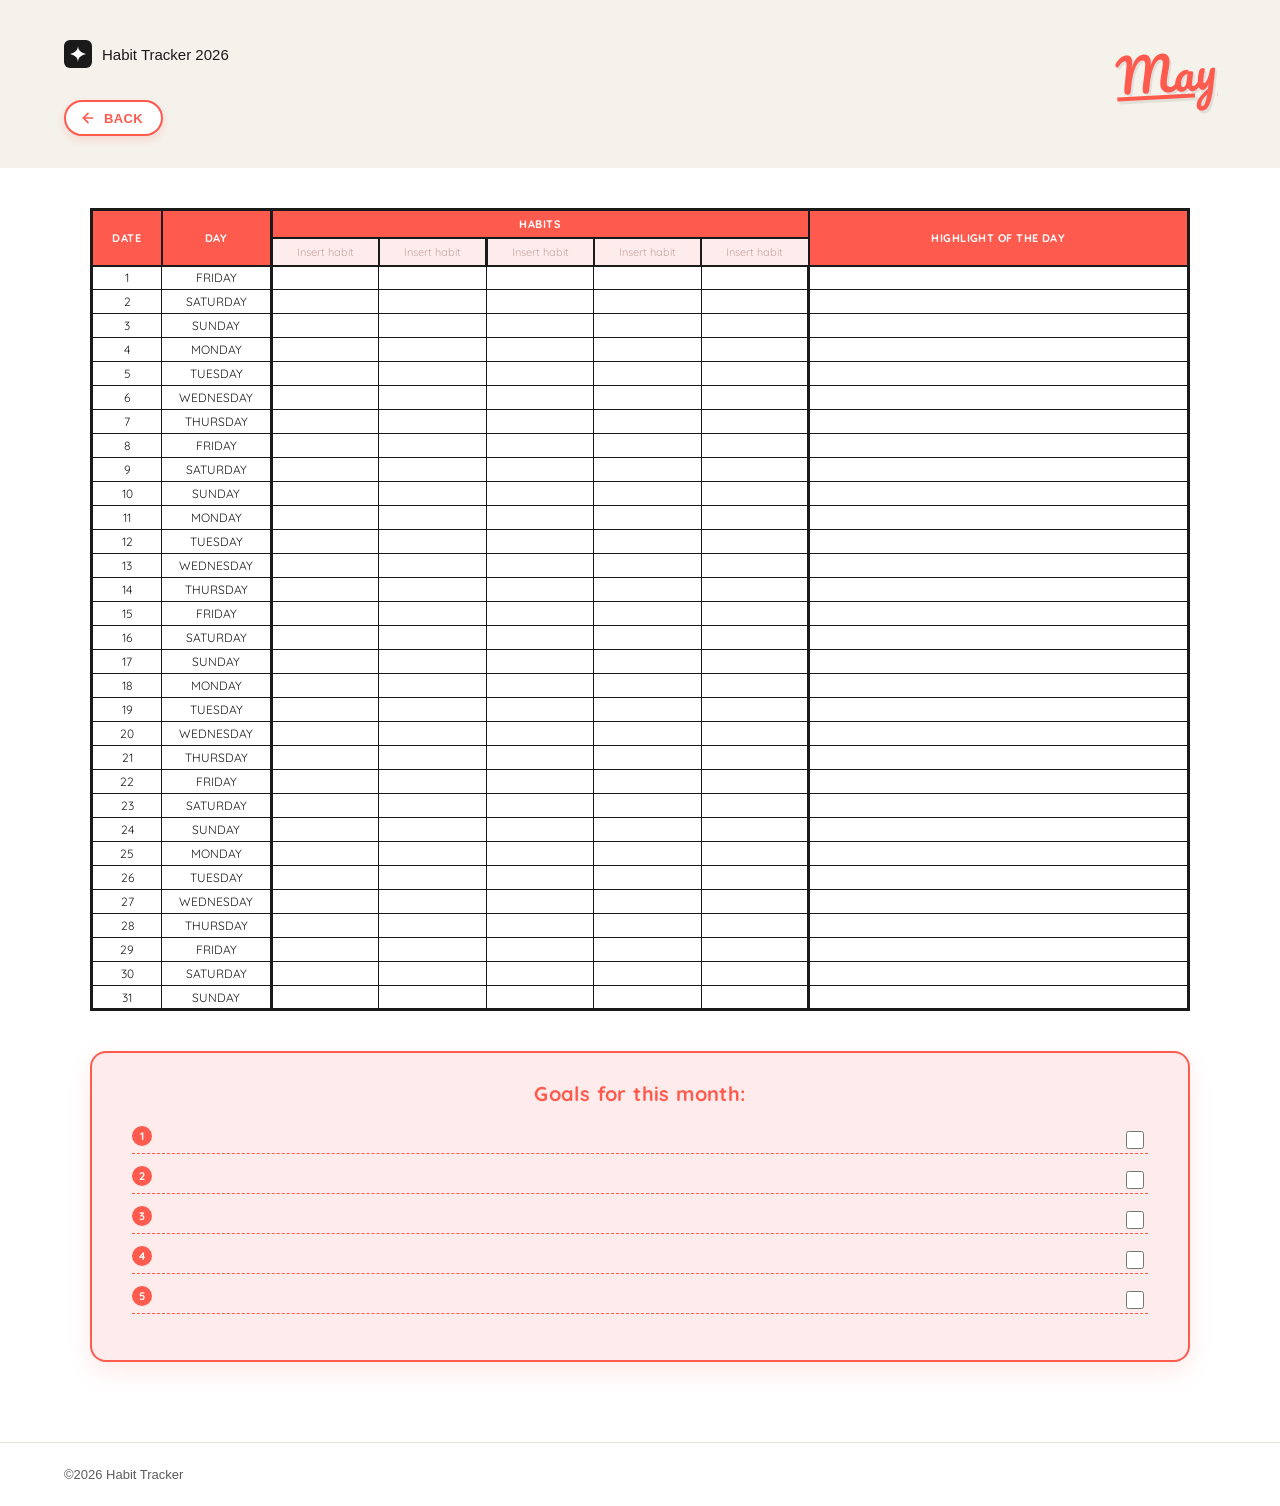
<file: may.html>
<!DOCTYPE html>
<html lang="en">
<head>
  <meta charset="UTF-8" />
  <meta name="viewport" content="width=device-width, initial-scale=1.0" />
  <title>May 2026 — Habit Tracker</title>
  <link rel="preconnect" href="https://fonts.googleapis.com">
  <link rel="preconnect" href="https://fonts.gstatic.com" crossorigin>
  <link href="https://fonts.googleapis.com/css2?family=Pacifico&family=Quicksand:wght@500;700&display=swap" rel="stylesheet">
  <link rel="stylesheet" href="styles.css" />
</head>
<body class="blank-page">

  <!-- ===== HERO SECTION (header, no text) ===== -->
  <section class="hero blank-hero">
    <header class="logo-row">
      <div class="logo-mark">
        <svg viewBox="0 0 24 24" width="16" height="16" fill="white">
          <path d="M12 0 C12.5 5, 14 9.5, 24 12 C14 14.5, 12.5 19, 12 24 C11.5 19, 10 14.5, 0 12 C10 9.5, 11.5 5, 12 0 Z"/>
        </svg>
      </div>
      <span class="logo-text">Habit Tracker 2026</span>
    </header>

    <a href="blank.html" class="back-btn">
      <svg class="back-btn__arrow" viewBox="0 0 24 24" width="16" height="16" fill="none" stroke="currentColor" stroke-width="2.5" stroke-linecap="round" stroke-linejoin="round">
        <line x1="19" y1="12" x2="5" y2="12"></line>
        <polyline points="12 19 5 12 12 5"></polyline>
      </svg>
      <span>Back</span>
    </a>

    <span class="month-title">May</span>

    <div class="hero-grid">
      <div class="hero-copy"></div>
    </div>
  </section>

  <!-- ===== JANUARY TABLE ===== -->
  <section class="january-tracker">
    <div class="day-table-wrap">
      <table class="day-table">
        <thead>
          <tr>
            <th rowspan="2" class="col-date">DATE</th>
            <th rowspan="2" class="col-day">DAY</th>
            <th colspan="5">HABITS</th>
            <th rowspan="2" class="col-highlight">HIGHLIGHT OF THE DAY</th>
          </tr>
          <tr>
            <th><input type="text" class="habit-input" placeholder="Insert habit" /></th>
            <th><input type="text" class="habit-input" placeholder="Insert habit" /></th>
            <th><input type="text" class="habit-input" placeholder="Insert habit" /></th>
            <th><input type="text" class="habit-input" placeholder="Insert habit" /></th>
            <th><input type="text" class="habit-input" placeholder="Insert habit" /></th>
          </tr>
        </thead>
        <tbody>
          <tr><td>1</td><td>FRIDAY</td><td><button type="button" class="habit-cell" data-state="0" aria-label="habit status"></button></td><td><button type="button" class="habit-cell" data-state="0" aria-label="habit status"></button></td><td><button type="button" class="habit-cell" data-state="0" aria-label="habit status"></button></td><td><button type="button" class="habit-cell" data-state="0" aria-label="habit status"></button></td><td><button type="button" class="habit-cell" data-state="0" aria-label="habit status"></button></td><td><input type="text" class="highlight-input" /></td></tr>
          <tr><td>2</td><td>SATURDAY</td><td><button type="button" class="habit-cell" data-state="0" aria-label="habit status"></button></td><td><button type="button" class="habit-cell" data-state="0" aria-label="habit status"></button></td><td><button type="button" class="habit-cell" data-state="0" aria-label="habit status"></button></td><td><button type="button" class="habit-cell" data-state="0" aria-label="habit status"></button></td><td><button type="button" class="habit-cell" data-state="0" aria-label="habit status"></button></td><td><input type="text" class="highlight-input" /></td></tr>
          <tr><td>3</td><td>SUNDAY</td><td><button type="button" class="habit-cell" data-state="0" aria-label="habit status"></button></td><td><button type="button" class="habit-cell" data-state="0" aria-label="habit status"></button></td><td><button type="button" class="habit-cell" data-state="0" aria-label="habit status"></button></td><td><button type="button" class="habit-cell" data-state="0" aria-label="habit status"></button></td><td><button type="button" class="habit-cell" data-state="0" aria-label="habit status"></button></td><td><input type="text" class="highlight-input" /></td></tr>
          <tr><td>4</td><td>MONDAY</td><td><button type="button" class="habit-cell" data-state="0" aria-label="habit status"></button></td><td><button type="button" class="habit-cell" data-state="0" aria-label="habit status"></button></td><td><button type="button" class="habit-cell" data-state="0" aria-label="habit status"></button></td><td><button type="button" class="habit-cell" data-state="0" aria-label="habit status"></button></td><td><button type="button" class="habit-cell" data-state="0" aria-label="habit status"></button></td><td><input type="text" class="highlight-input" /></td></tr>
          <tr><td>5</td><td>TUESDAY</td><td><button type="button" class="habit-cell" data-state="0" aria-label="habit status"></button></td><td><button type="button" class="habit-cell" data-state="0" aria-label="habit status"></button></td><td><button type="button" class="habit-cell" data-state="0" aria-label="habit status"></button></td><td><button type="button" class="habit-cell" data-state="0" aria-label="habit status"></button></td><td><button type="button" class="habit-cell" data-state="0" aria-label="habit status"></button></td><td><input type="text" class="highlight-input" /></td></tr>
          <tr><td>6</td><td>WEDNESDAY</td><td><button type="button" class="habit-cell" data-state="0" aria-label="habit status"></button></td><td><button type="button" class="habit-cell" data-state="0" aria-label="habit status"></button></td><td><button type="button" class="habit-cell" data-state="0" aria-label="habit status"></button></td><td><button type="button" class="habit-cell" data-state="0" aria-label="habit status"></button></td><td><button type="button" class="habit-cell" data-state="0" aria-label="habit status"></button></td><td><input type="text" class="highlight-input" /></td></tr>
          <tr><td>7</td><td>THURSDAY</td><td><button type="button" class="habit-cell" data-state="0" aria-label="habit status"></button></td><td><button type="button" class="habit-cell" data-state="0" aria-label="habit status"></button></td><td><button type="button" class="habit-cell" data-state="0" aria-label="habit status"></button></td><td><button type="button" class="habit-cell" data-state="0" aria-label="habit status"></button></td><td><button type="button" class="habit-cell" data-state="0" aria-label="habit status"></button></td><td><input type="text" class="highlight-input" /></td></tr>
          <tr><td>8</td><td>FRIDAY</td><td><button type="button" class="habit-cell" data-state="0" aria-label="habit status"></button></td><td><button type="button" class="habit-cell" data-state="0" aria-label="habit status"></button></td><td><button type="button" class="habit-cell" data-state="0" aria-label="habit status"></button></td><td><button type="button" class="habit-cell" data-state="0" aria-label="habit status"></button></td><td><button type="button" class="habit-cell" data-state="0" aria-label="habit status"></button></td><td><input type="text" class="highlight-input" /></td></tr>
          <tr><td>9</td><td>SATURDAY</td><td><button type="button" class="habit-cell" data-state="0" aria-label="habit status"></button></td><td><button type="button" class="habit-cell" data-state="0" aria-label="habit status"></button></td><td><button type="button" class="habit-cell" data-state="0" aria-label="habit status"></button></td><td><button type="button" class="habit-cell" data-state="0" aria-label="habit status"></button></td><td><button type="button" class="habit-cell" data-state="0" aria-label="habit status"></button></td><td><input type="text" class="highlight-input" /></td></tr>
          <tr><td>10</td><td>SUNDAY</td><td><button type="button" class="habit-cell" data-state="0" aria-label="habit status"></button></td><td><button type="button" class="habit-cell" data-state="0" aria-label="habit status"></button></td><td><button type="button" class="habit-cell" data-state="0" aria-label="habit status"></button></td><td><button type="button" class="habit-cell" data-state="0" aria-label="habit status"></button></td><td><button type="button" class="habit-cell" data-state="0" aria-label="habit status"></button></td><td><input type="text" class="highlight-input" /></td></tr>
          <tr><td>11</td><td>MONDAY</td><td><button type="button" class="habit-cell" data-state="0" aria-label="habit status"></button></td><td><button type="button" class="habit-cell" data-state="0" aria-label="habit status"></button></td><td><button type="button" class="habit-cell" data-state="0" aria-label="habit status"></button></td><td><button type="button" class="habit-cell" data-state="0" aria-label="habit status"></button></td><td><button type="button" class="habit-cell" data-state="0" aria-label="habit status"></button></td><td><input type="text" class="highlight-input" /></td></tr>
          <tr><td>12</td><td>TUESDAY</td><td><button type="button" class="habit-cell" data-state="0" aria-label="habit status"></button></td><td><button type="button" class="habit-cell" data-state="0" aria-label="habit status"></button></td><td><button type="button" class="habit-cell" data-state="0" aria-label="habit status"></button></td><td><button type="button" class="habit-cell" data-state="0" aria-label="habit status"></button></td><td><button type="button" class="habit-cell" data-state="0" aria-label="habit status"></button></td><td><input type="text" class="highlight-input" /></td></tr>
          <tr><td>13</td><td>WEDNESDAY</td><td><button type="button" class="habit-cell" data-state="0" aria-label="habit status"></button></td><td><button type="button" class="habit-cell" data-state="0" aria-label="habit status"></button></td><td><button type="button" class="habit-cell" data-state="0" aria-label="habit status"></button></td><td><button type="button" class="habit-cell" data-state="0" aria-label="habit status"></button></td><td><button type="button" class="habit-cell" data-state="0" aria-label="habit status"></button></td><td><input type="text" class="highlight-input" /></td></tr>
          <tr><td>14</td><td>THURSDAY</td><td><button type="button" class="habit-cell" data-state="0" aria-label="habit status"></button></td><td><button type="button" class="habit-cell" data-state="0" aria-label="habit status"></button></td><td><button type="button" class="habit-cell" data-state="0" aria-label="habit status"></button></td><td><button type="button" class="habit-cell" data-state="0" aria-label="habit status"></button></td><td><button type="button" class="habit-cell" data-state="0" aria-label="habit status"></button></td><td><input type="text" class="highlight-input" /></td></tr>
          <tr><td>15</td><td>FRIDAY</td><td><button type="button" class="habit-cell" data-state="0" aria-label="habit status"></button></td><td><button type="button" class="habit-cell" data-state="0" aria-label="habit status"></button></td><td><button type="button" class="habit-cell" data-state="0" aria-label="habit status"></button></td><td><button type="button" class="habit-cell" data-state="0" aria-label="habit status"></button></td><td><button type="button" class="habit-cell" data-state="0" aria-label="habit status"></button></td><td><input type="text" class="highlight-input" /></td></tr>
          <tr><td>16</td><td>SATURDAY</td><td><button type="button" class="habit-cell" data-state="0" aria-label="habit status"></button></td><td><button type="button" class="habit-cell" data-state="0" aria-label="habit status"></button></td><td><button type="button" class="habit-cell" data-state="0" aria-label="habit status"></button></td><td><button type="button" class="habit-cell" data-state="0" aria-label="habit status"></button></td><td><button type="button" class="habit-cell" data-state="0" aria-label="habit status"></button></td><td><input type="text" class="highlight-input" /></td></tr>
          <tr><td>17</td><td>SUNDAY</td><td><button type="button" class="habit-cell" data-state="0" aria-label="habit status"></button></td><td><button type="button" class="habit-cell" data-state="0" aria-label="habit status"></button></td><td><button type="button" class="habit-cell" data-state="0" aria-label="habit status"></button></td><td><button type="button" class="habit-cell" data-state="0" aria-label="habit status"></button></td><td><button type="button" class="habit-cell" data-state="0" aria-label="habit status"></button></td><td><input type="text" class="highlight-input" /></td></tr>
          <tr><td>18</td><td>MONDAY</td><td><button type="button" class="habit-cell" data-state="0" aria-label="habit status"></button></td><td><button type="button" class="habit-cell" data-state="0" aria-label="habit status"></button></td><td><button type="button" class="habit-cell" data-state="0" aria-label="habit status"></button></td><td><button type="button" class="habit-cell" data-state="0" aria-label="habit status"></button></td><td><button type="button" class="habit-cell" data-state="0" aria-label="habit status"></button></td><td><input type="text" class="highlight-input" /></td></tr>
          <tr><td>19</td><td>TUESDAY</td><td><button type="button" class="habit-cell" data-state="0" aria-label="habit status"></button></td><td><button type="button" class="habit-cell" data-state="0" aria-label="habit status"></button></td><td><button type="button" class="habit-cell" data-state="0" aria-label="habit status"></button></td><td><button type="button" class="habit-cell" data-state="0" aria-label="habit status"></button></td><td><button type="button" class="habit-cell" data-state="0" aria-label="habit status"></button></td><td><input type="text" class="highlight-input" /></td></tr>
          <tr><td>20</td><td>WEDNESDAY</td><td><button type="button" class="habit-cell" data-state="0" aria-label="habit status"></button></td><td><button type="button" class="habit-cell" data-state="0" aria-label="habit status"></button></td><td><button type="button" class="habit-cell" data-state="0" aria-label="habit status"></button></td><td><button type="button" class="habit-cell" data-state="0" aria-label="habit status"></button></td><td><button type="button" class="habit-cell" data-state="0" aria-label="habit status"></button></td><td><input type="text" class="highlight-input" /></td></tr>
          <tr><td>21</td><td>THURSDAY</td><td><button type="button" class="habit-cell" data-state="0" aria-label="habit status"></button></td><td><button type="button" class="habit-cell" data-state="0" aria-label="habit status"></button></td><td><button type="button" class="habit-cell" data-state="0" aria-label="habit status"></button></td><td><button type="button" class="habit-cell" data-state="0" aria-label="habit status"></button></td><td><button type="button" class="habit-cell" data-state="0" aria-label="habit status"></button></td><td><input type="text" class="highlight-input" /></td></tr>
          <tr><td>22</td><td>FRIDAY</td><td><button type="button" class="habit-cell" data-state="0" aria-label="habit status"></button></td><td><button type="button" class="habit-cell" data-state="0" aria-label="habit status"></button></td><td><button type="button" class="habit-cell" data-state="0" aria-label="habit status"></button></td><td><button type="button" class="habit-cell" data-state="0" aria-label="habit status"></button></td><td><button type="button" class="habit-cell" data-state="0" aria-label="habit status"></button></td><td><input type="text" class="highlight-input" /></td></tr>
          <tr><td>23</td><td>SATURDAY</td><td><button type="button" class="habit-cell" data-state="0" aria-label="habit status"></button></td><td><button type="button" class="habit-cell" data-state="0" aria-label="habit status"></button></td><td><button type="button" class="habit-cell" data-state="0" aria-label="habit status"></button></td><td><button type="button" class="habit-cell" data-state="0" aria-label="habit status"></button></td><td><button type="button" class="habit-cell" data-state="0" aria-label="habit status"></button></td><td><input type="text" class="highlight-input" /></td></tr>
          <tr><td>24</td><td>SUNDAY</td><td><button type="button" class="habit-cell" data-state="0" aria-label="habit status"></button></td><td><button type="button" class="habit-cell" data-state="0" aria-label="habit status"></button></td><td><button type="button" class="habit-cell" data-state="0" aria-label="habit status"></button></td><td><button type="button" class="habit-cell" data-state="0" aria-label="habit status"></button></td><td><button type="button" class="habit-cell" data-state="0" aria-label="habit status"></button></td><td><input type="text" class="highlight-input" /></td></tr>
          <tr><td>25</td><td>MONDAY</td><td><button type="button" class="habit-cell" data-state="0" aria-label="habit status"></button></td><td><button type="button" class="habit-cell" data-state="0" aria-label="habit status"></button></td><td><button type="button" class="habit-cell" data-state="0" aria-label="habit status"></button></td><td><button type="button" class="habit-cell" data-state="0" aria-label="habit status"></button></td><td><button type="button" class="habit-cell" data-state="0" aria-label="habit status"></button></td><td><input type="text" class="highlight-input" /></td></tr>
          <tr><td>26</td><td>TUESDAY</td><td><button type="button" class="habit-cell" data-state="0" aria-label="habit status"></button></td><td><button type="button" class="habit-cell" data-state="0" aria-label="habit status"></button></td><td><button type="button" class="habit-cell" data-state="0" aria-label="habit status"></button></td><td><button type="button" class="habit-cell" data-state="0" aria-label="habit status"></button></td><td><button type="button" class="habit-cell" data-state="0" aria-label="habit status"></button></td><td><input type="text" class="highlight-input" /></td></tr>
          <tr><td>27</td><td>WEDNESDAY</td><td><button type="button" class="habit-cell" data-state="0" aria-label="habit status"></button></td><td><button type="button" class="habit-cell" data-state="0" aria-label="habit status"></button></td><td><button type="button" class="habit-cell" data-state="0" aria-label="habit status"></button></td><td><button type="button" class="habit-cell" data-state="0" aria-label="habit status"></button></td><td><button type="button" class="habit-cell" data-state="0" aria-label="habit status"></button></td><td><input type="text" class="highlight-input" /></td></tr>
          <tr><td>28</td><td>THURSDAY</td><td><button type="button" class="habit-cell" data-state="0" aria-label="habit status"></button></td><td><button type="button" class="habit-cell" data-state="0" aria-label="habit status"></button></td><td><button type="button" class="habit-cell" data-state="0" aria-label="habit status"></button></td><td><button type="button" class="habit-cell" data-state="0" aria-label="habit status"></button></td><td><button type="button" class="habit-cell" data-state="0" aria-label="habit status"></button></td><td><input type="text" class="highlight-input" /></td></tr>
          <tr><td>29</td><td>FRIDAY</td><td><button type="button" class="habit-cell" data-state="0" aria-label="habit status"></button></td><td><button type="button" class="habit-cell" data-state="0" aria-label="habit status"></button></td><td><button type="button" class="habit-cell" data-state="0" aria-label="habit status"></button></td><td><button type="button" class="habit-cell" data-state="0" aria-label="habit status"></button></td><td><button type="button" class="habit-cell" data-state="0" aria-label="habit status"></button></td><td><input type="text" class="highlight-input" /></td></tr>
          <tr><td>30</td><td>SATURDAY</td><td><button type="button" class="habit-cell" data-state="0" aria-label="habit status"></button></td><td><button type="button" class="habit-cell" data-state="0" aria-label="habit status"></button></td><td><button type="button" class="habit-cell" data-state="0" aria-label="habit status"></button></td><td><button type="button" class="habit-cell" data-state="0" aria-label="habit status"></button></td><td><button type="button" class="habit-cell" data-state="0" aria-label="habit status"></button></td><td><input type="text" class="highlight-input" /></td></tr>
          <tr><td>31</td><td>SUNDAY</td><td><button type="button" class="habit-cell" data-state="0" aria-label="habit status"></button></td><td><button type="button" class="habit-cell" data-state="0" aria-label="habit status"></button></td><td><button type="button" class="habit-cell" data-state="0" aria-label="habit status"></button></td><td><button type="button" class="habit-cell" data-state="0" aria-label="habit status"></button></td><td><button type="button" class="habit-cell" data-state="0" aria-label="habit status"></button></td><td><input type="text" class="highlight-input" /></td></tr>
        </tbody>
      </table>
    </div>

    <div class="goals-section">
      <h3>Goals for this month:</h3>
      <ul class="goals-list">
        <li><input type="text" class="goal-input" /><input type="checkbox" class="goal-check" /></li>
        <li><input type="text" class="goal-input" /><input type="checkbox" class="goal-check" /></li>
        <li><input type="text" class="goal-input" /><input type="checkbox" class="goal-check" /></li>
        <li><input type="text" class="goal-input" /><input type="checkbox" class="goal-check" /></li>
        <li><input type="text" class="goal-input" /><input type="checkbox" class="goal-check" /></li>
      </ul>
    </div>
  </section>

  <footer class="site-footer blank-footer">
    <p>&copy;2026 Habit Tracker</p>
  </footer>

  <script src="script.js"></script>
</body>
</html>
</file>
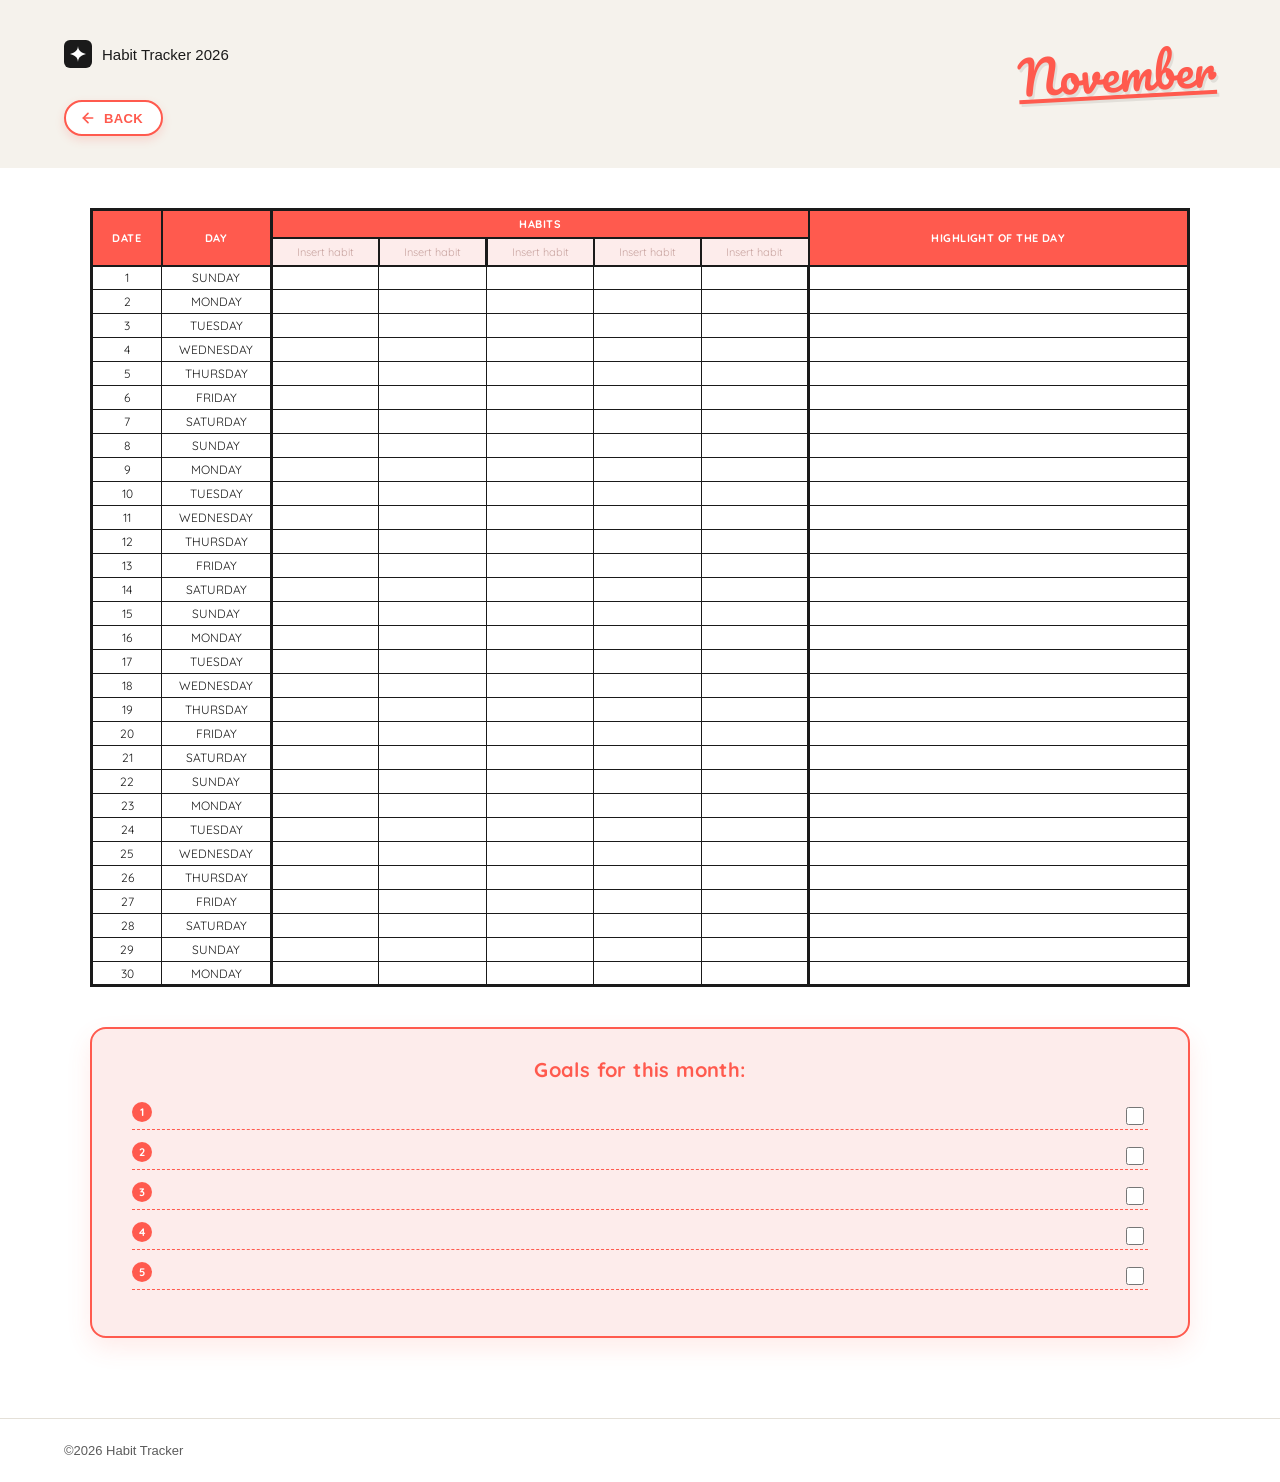
<file: november.html>
<!DOCTYPE html>
<html lang="en">
<head>
  <meta charset="UTF-8" />
  <meta name="viewport" content="width=device-width, initial-scale=1.0" />
  <title>November 2026 — Habit Tracker</title>
  <link rel="preconnect" href="https://fonts.googleapis.com">
  <link rel="preconnect" href="https://fonts.gstatic.com" crossorigin>
  <link href="https://fonts.googleapis.com/css2?family=Pacifico&family=Quicksand:wght@500;700&display=swap" rel="stylesheet">
  <link rel="stylesheet" href="styles.css" />
</head>
<body class="blank-page">

  <!-- ===== HERO SECTION (header, no text) ===== -->
  <section class="hero blank-hero">
    <header class="logo-row">
      <div class="logo-mark">
        <svg viewBox="0 0 24 24" width="16" height="16" fill="white">
          <path d="M12 0 C12.5 5, 14 9.5, 24 12 C14 14.5, 12.5 19, 12 24 C11.5 19, 10 14.5, 0 12 C10 9.5, 11.5 5, 12 0 Z"/>
        </svg>
      </div>
      <span class="logo-text">Habit Tracker 2026</span>
    </header>

    <a href="blank.html" class="back-btn">
      <svg class="back-btn__arrow" viewBox="0 0 24 24" width="16" height="16" fill="none" stroke="currentColor" stroke-width="2.5" stroke-linecap="round" stroke-linejoin="round">
        <line x1="19" y1="12" x2="5" y2="12"></line>
        <polyline points="12 19 5 12 12 5"></polyline>
      </svg>
      <span>Back</span>
    </a>

    <span class="month-title">November</span>

    <div class="hero-grid">
      <div class="hero-copy"></div>
    </div>
  </section>

  <!-- ===== JANUARY TABLE ===== -->
  <section class="january-tracker">
    <div class="day-table-wrap">
      <table class="day-table">
        <thead>
          <tr>
            <th rowspan="2" class="col-date">DATE</th>
            <th rowspan="2" class="col-day">DAY</th>
            <th colspan="5">HABITS</th>
            <th rowspan="2" class="col-highlight">HIGHLIGHT OF THE DAY</th>
          </tr>
          <tr>
            <th><input type="text" class="habit-input" placeholder="Insert habit" /></th>
            <th><input type="text" class="habit-input" placeholder="Insert habit" /></th>
            <th><input type="text" class="habit-input" placeholder="Insert habit" /></th>
            <th><input type="text" class="habit-input" placeholder="Insert habit" /></th>
            <th><input type="text" class="habit-input" placeholder="Insert habit" /></th>
          </tr>
        </thead>
        <tbody>
          <tr><td>1</td><td>SUNDAY</td><td><button type="button" class="habit-cell" data-state="0" aria-label="habit status"></button></td><td><button type="button" class="habit-cell" data-state="0" aria-label="habit status"></button></td><td><button type="button" class="habit-cell" data-state="0" aria-label="habit status"></button></td><td><button type="button" class="habit-cell" data-state="0" aria-label="habit status"></button></td><td><button type="button" class="habit-cell" data-state="0" aria-label="habit status"></button></td><td><input type="text" class="highlight-input" /></td></tr>
          <tr><td>2</td><td>MONDAY</td><td><button type="button" class="habit-cell" data-state="0" aria-label="habit status"></button></td><td><button type="button" class="habit-cell" data-state="0" aria-label="habit status"></button></td><td><button type="button" class="habit-cell" data-state="0" aria-label="habit status"></button></td><td><button type="button" class="habit-cell" data-state="0" aria-label="habit status"></button></td><td><button type="button" class="habit-cell" data-state="0" aria-label="habit status"></button></td><td><input type="text" class="highlight-input" /></td></tr>
          <tr><td>3</td><td>TUESDAY</td><td><button type="button" class="habit-cell" data-state="0" aria-label="habit status"></button></td><td><button type="button" class="habit-cell" data-state="0" aria-label="habit status"></button></td><td><button type="button" class="habit-cell" data-state="0" aria-label="habit status"></button></td><td><button type="button" class="habit-cell" data-state="0" aria-label="habit status"></button></td><td><button type="button" class="habit-cell" data-state="0" aria-label="habit status"></button></td><td><input type="text" class="highlight-input" /></td></tr>
          <tr><td>4</td><td>WEDNESDAY</td><td><button type="button" class="habit-cell" data-state="0" aria-label="habit status"></button></td><td><button type="button" class="habit-cell" data-state="0" aria-label="habit status"></button></td><td><button type="button" class="habit-cell" data-state="0" aria-label="habit status"></button></td><td><button type="button" class="habit-cell" data-state="0" aria-label="habit status"></button></td><td><button type="button" class="habit-cell" data-state="0" aria-label="habit status"></button></td><td><input type="text" class="highlight-input" /></td></tr>
          <tr><td>5</td><td>THURSDAY</td><td><button type="button" class="habit-cell" data-state="0" aria-label="habit status"></button></td><td><button type="button" class="habit-cell" data-state="0" aria-label="habit status"></button></td><td><button type="button" class="habit-cell" data-state="0" aria-label="habit status"></button></td><td><button type="button" class="habit-cell" data-state="0" aria-label="habit status"></button></td><td><button type="button" class="habit-cell" data-state="0" aria-label="habit status"></button></td><td><input type="text" class="highlight-input" /></td></tr>
          <tr><td>6</td><td>FRIDAY</td><td><button type="button" class="habit-cell" data-state="0" aria-label="habit status"></button></td><td><button type="button" class="habit-cell" data-state="0" aria-label="habit status"></button></td><td><button type="button" class="habit-cell" data-state="0" aria-label="habit status"></button></td><td><button type="button" class="habit-cell" data-state="0" aria-label="habit status"></button></td><td><button type="button" class="habit-cell" data-state="0" aria-label="habit status"></button></td><td><input type="text" class="highlight-input" /></td></tr>
          <tr><td>7</td><td>SATURDAY</td><td><button type="button" class="habit-cell" data-state="0" aria-label="habit status"></button></td><td><button type="button" class="habit-cell" data-state="0" aria-label="habit status"></button></td><td><button type="button" class="habit-cell" data-state="0" aria-label="habit status"></button></td><td><button type="button" class="habit-cell" data-state="0" aria-label="habit status"></button></td><td><button type="button" class="habit-cell" data-state="0" aria-label="habit status"></button></td><td><input type="text" class="highlight-input" /></td></tr>
          <tr><td>8</td><td>SUNDAY</td><td><button type="button" class="habit-cell" data-state="0" aria-label="habit status"></button></td><td><button type="button" class="habit-cell" data-state="0" aria-label="habit status"></button></td><td><button type="button" class="habit-cell" data-state="0" aria-label="habit status"></button></td><td><button type="button" class="habit-cell" data-state="0" aria-label="habit status"></button></td><td><button type="button" class="habit-cell" data-state="0" aria-label="habit status"></button></td><td><input type="text" class="highlight-input" /></td></tr>
          <tr><td>9</td><td>MONDAY</td><td><button type="button" class="habit-cell" data-state="0" aria-label="habit status"></button></td><td><button type="button" class="habit-cell" data-state="0" aria-label="habit status"></button></td><td><button type="button" class="habit-cell" data-state="0" aria-label="habit status"></button></td><td><button type="button" class="habit-cell" data-state="0" aria-label="habit status"></button></td><td><button type="button" class="habit-cell" data-state="0" aria-label="habit status"></button></td><td><input type="text" class="highlight-input" /></td></tr>
          <tr><td>10</td><td>TUESDAY</td><td><button type="button" class="habit-cell" data-state="0" aria-label="habit status"></button></td><td><button type="button" class="habit-cell" data-state="0" aria-label="habit status"></button></td><td><button type="button" class="habit-cell" data-state="0" aria-label="habit status"></button></td><td><button type="button" class="habit-cell" data-state="0" aria-label="habit status"></button></td><td><button type="button" class="habit-cell" data-state="0" aria-label="habit status"></button></td><td><input type="text" class="highlight-input" /></td></tr>
          <tr><td>11</td><td>WEDNESDAY</td><td><button type="button" class="habit-cell" data-state="0" aria-label="habit status"></button></td><td><button type="button" class="habit-cell" data-state="0" aria-label="habit status"></button></td><td><button type="button" class="habit-cell" data-state="0" aria-label="habit status"></button></td><td><button type="button" class="habit-cell" data-state="0" aria-label="habit status"></button></td><td><button type="button" class="habit-cell" data-state="0" aria-label="habit status"></button></td><td><input type="text" class="highlight-input" /></td></tr>
          <tr><td>12</td><td>THURSDAY</td><td><button type="button" class="habit-cell" data-state="0" aria-label="habit status"></button></td><td><button type="button" class="habit-cell" data-state="0" aria-label="habit status"></button></td><td><button type="button" class="habit-cell" data-state="0" aria-label="habit status"></button></td><td><button type="button" class="habit-cell" data-state="0" aria-label="habit status"></button></td><td><button type="button" class="habit-cell" data-state="0" aria-label="habit status"></button></td><td><input type="text" class="highlight-input" /></td></tr>
          <tr><td>13</td><td>FRIDAY</td><td><button type="button" class="habit-cell" data-state="0" aria-label="habit status"></button></td><td><button type="button" class="habit-cell" data-state="0" aria-label="habit status"></button></td><td><button type="button" class="habit-cell" data-state="0" aria-label="habit status"></button></td><td><button type="button" class="habit-cell" data-state="0" aria-label="habit status"></button></td><td><button type="button" class="habit-cell" data-state="0" aria-label="habit status"></button></td><td><input type="text" class="highlight-input" /></td></tr>
          <tr><td>14</td><td>SATURDAY</td><td><button type="button" class="habit-cell" data-state="0" aria-label="habit status"></button></td><td><button type="button" class="habit-cell" data-state="0" aria-label="habit status"></button></td><td><button type="button" class="habit-cell" data-state="0" aria-label="habit status"></button></td><td><button type="button" class="habit-cell" data-state="0" aria-label="habit status"></button></td><td><button type="button" class="habit-cell" data-state="0" aria-label="habit status"></button></td><td><input type="text" class="highlight-input" /></td></tr>
          <tr><td>15</td><td>SUNDAY</td><td><button type="button" class="habit-cell" data-state="0" aria-label="habit status"></button></td><td><button type="button" class="habit-cell" data-state="0" aria-label="habit status"></button></td><td><button type="button" class="habit-cell" data-state="0" aria-label="habit status"></button></td><td><button type="button" class="habit-cell" data-state="0" aria-label="habit status"></button></td><td><button type="button" class="habit-cell" data-state="0" aria-label="habit status"></button></td><td><input type="text" class="highlight-input" /></td></tr>
          <tr><td>16</td><td>MONDAY</td><td><button type="button" class="habit-cell" data-state="0" aria-label="habit status"></button></td><td><button type="button" class="habit-cell" data-state="0" aria-label="habit status"></button></td><td><button type="button" class="habit-cell" data-state="0" aria-label="habit status"></button></td><td><button type="button" class="habit-cell" data-state="0" aria-label="habit status"></button></td><td><button type="button" class="habit-cell" data-state="0" aria-label="habit status"></button></td><td><input type="text" class="highlight-input" /></td></tr>
          <tr><td>17</td><td>TUESDAY</td><td><button type="button" class="habit-cell" data-state="0" aria-label="habit status"></button></td><td><button type="button" class="habit-cell" data-state="0" aria-label="habit status"></button></td><td><button type="button" class="habit-cell" data-state="0" aria-label="habit status"></button></td><td><button type="button" class="habit-cell" data-state="0" aria-label="habit status"></button></td><td><button type="button" class="habit-cell" data-state="0" aria-label="habit status"></button></td><td><input type="text" class="highlight-input" /></td></tr>
          <tr><td>18</td><td>WEDNESDAY</td><td><button type="button" class="habit-cell" data-state="0" aria-label="habit status"></button></td><td><button type="button" class="habit-cell" data-state="0" aria-label="habit status"></button></td><td><button type="button" class="habit-cell" data-state="0" aria-label="habit status"></button></td><td><button type="button" class="habit-cell" data-state="0" aria-label="habit status"></button></td><td><button type="button" class="habit-cell" data-state="0" aria-label="habit status"></button></td><td><input type="text" class="highlight-input" /></td></tr>
          <tr><td>19</td><td>THURSDAY</td><td><button type="button" class="habit-cell" data-state="0" aria-label="habit status"></button></td><td><button type="button" class="habit-cell" data-state="0" aria-label="habit status"></button></td><td><button type="button" class="habit-cell" data-state="0" aria-label="habit status"></button></td><td><button type="button" class="habit-cell" data-state="0" aria-label="habit status"></button></td><td><button type="button" class="habit-cell" data-state="0" aria-label="habit status"></button></td><td><input type="text" class="highlight-input" /></td></tr>
          <tr><td>20</td><td>FRIDAY</td><td><button type="button" class="habit-cell" data-state="0" aria-label="habit status"></button></td><td><button type="button" class="habit-cell" data-state="0" aria-label="habit status"></button></td><td><button type="button" class="habit-cell" data-state="0" aria-label="habit status"></button></td><td><button type="button" class="habit-cell" data-state="0" aria-label="habit status"></button></td><td><button type="button" class="habit-cell" data-state="0" aria-label="habit status"></button></td><td><input type="text" class="highlight-input" /></td></tr>
          <tr><td>21</td><td>SATURDAY</td><td><button type="button" class="habit-cell" data-state="0" aria-label="habit status"></button></td><td><button type="button" class="habit-cell" data-state="0" aria-label="habit status"></button></td><td><button type="button" class="habit-cell" data-state="0" aria-label="habit status"></button></td><td><button type="button" class="habit-cell" data-state="0" aria-label="habit status"></button></td><td><button type="button" class="habit-cell" data-state="0" aria-label="habit status"></button></td><td><input type="text" class="highlight-input" /></td></tr>
          <tr><td>22</td><td>SUNDAY</td><td><button type="button" class="habit-cell" data-state="0" aria-label="habit status"></button></td><td><button type="button" class="habit-cell" data-state="0" aria-label="habit status"></button></td><td><button type="button" class="habit-cell" data-state="0" aria-label="habit status"></button></td><td><button type="button" class="habit-cell" data-state="0" aria-label="habit status"></button></td><td><button type="button" class="habit-cell" data-state="0" aria-label="habit status"></button></td><td><input type="text" class="highlight-input" /></td></tr>
          <tr><td>23</td><td>MONDAY</td><td><button type="button" class="habit-cell" data-state="0" aria-label="habit status"></button></td><td><button type="button" class="habit-cell" data-state="0" aria-label="habit status"></button></td><td><button type="button" class="habit-cell" data-state="0" aria-label="habit status"></button></td><td><button type="button" class="habit-cell" data-state="0" aria-label="habit status"></button></td><td><button type="button" class="habit-cell" data-state="0" aria-label="habit status"></button></td><td><input type="text" class="highlight-input" /></td></tr>
          <tr><td>24</td><td>TUESDAY</td><td><button type="button" class="habit-cell" data-state="0" aria-label="habit status"></button></td><td><button type="button" class="habit-cell" data-state="0" aria-label="habit status"></button></td><td><button type="button" class="habit-cell" data-state="0" aria-label="habit status"></button></td><td><button type="button" class="habit-cell" data-state="0" aria-label="habit status"></button></td><td><button type="button" class="habit-cell" data-state="0" aria-label="habit status"></button></td><td><input type="text" class="highlight-input" /></td></tr>
          <tr><td>25</td><td>WEDNESDAY</td><td><button type="button" class="habit-cell" data-state="0" aria-label="habit status"></button></td><td><button type="button" class="habit-cell" data-state="0" aria-label="habit status"></button></td><td><button type="button" class="habit-cell" data-state="0" aria-label="habit status"></button></td><td><button type="button" class="habit-cell" data-state="0" aria-label="habit status"></button></td><td><button type="button" class="habit-cell" data-state="0" aria-label="habit status"></button></td><td><input type="text" class="highlight-input" /></td></tr>
          <tr><td>26</td><td>THURSDAY</td><td><button type="button" class="habit-cell" data-state="0" aria-label="habit status"></button></td><td><button type="button" class="habit-cell" data-state="0" aria-label="habit status"></button></td><td><button type="button" class="habit-cell" data-state="0" aria-label="habit status"></button></td><td><button type="button" class="habit-cell" data-state="0" aria-label="habit status"></button></td><td><button type="button" class="habit-cell" data-state="0" aria-label="habit status"></button></td><td><input type="text" class="highlight-input" /></td></tr>
          <tr><td>27</td><td>FRIDAY</td><td><button type="button" class="habit-cell" data-state="0" aria-label="habit status"></button></td><td><button type="button" class="habit-cell" data-state="0" aria-label="habit status"></button></td><td><button type="button" class="habit-cell" data-state="0" aria-label="habit status"></button></td><td><button type="button" class="habit-cell" data-state="0" aria-label="habit status"></button></td><td><button type="button" class="habit-cell" data-state="0" aria-label="habit status"></button></td><td><input type="text" class="highlight-input" /></td></tr>
          <tr><td>28</td><td>SATURDAY</td><td><button type="button" class="habit-cell" data-state="0" aria-label="habit status"></button></td><td><button type="button" class="habit-cell" data-state="0" aria-label="habit status"></button></td><td><button type="button" class="habit-cell" data-state="0" aria-label="habit status"></button></td><td><button type="button" class="habit-cell" data-state="0" aria-label="habit status"></button></td><td><button type="button" class="habit-cell" data-state="0" aria-label="habit status"></button></td><td><input type="text" class="highlight-input" /></td></tr>
          <tr><td>29</td><td>SUNDAY</td><td><button type="button" class="habit-cell" data-state="0" aria-label="habit status"></button></td><td><button type="button" class="habit-cell" data-state="0" aria-label="habit status"></button></td><td><button type="button" class="habit-cell" data-state="0" aria-label="habit status"></button></td><td><button type="button" class="habit-cell" data-state="0" aria-label="habit status"></button></td><td><button type="button" class="habit-cell" data-state="0" aria-label="habit status"></button></td><td><input type="text" class="highlight-input" /></td></tr>
          <tr><td>30</td><td>MONDAY</td><td><button type="button" class="habit-cell" data-state="0" aria-label="habit status"></button></td><td><button type="button" class="habit-cell" data-state="0" aria-label="habit status"></button></td><td><button type="button" class="habit-cell" data-state="0" aria-label="habit status"></button></td><td><button type="button" class="habit-cell" data-state="0" aria-label="habit status"></button></td><td><button type="button" class="habit-cell" data-state="0" aria-label="habit status"></button></td><td><input type="text" class="highlight-input" /></td></tr>
        </tbody>
      </table>
    </div>

    <div class="goals-section">
      <h3>Goals for this month:</h3>
      <ul class="goals-list">
        <li><input type="text" class="goal-input" /><input type="checkbox" class="goal-check" /></li>
        <li><input type="text" class="goal-input" /><input type="checkbox" class="goal-check" /></li>
        <li><input type="text" class="goal-input" /><input type="checkbox" class="goal-check" /></li>
        <li><input type="text" class="goal-input" /><input type="checkbox" class="goal-check" /></li>
        <li><input type="text" class="goal-input" /><input type="checkbox" class="goal-check" /></li>
      </ul>
    </div>
  </section>

  <footer class="site-footer blank-footer">
    <p>&copy;2026 Habit Tracker</p>
  </footer>

  <script src="script.js"></script>
</body>
</html>
</file>
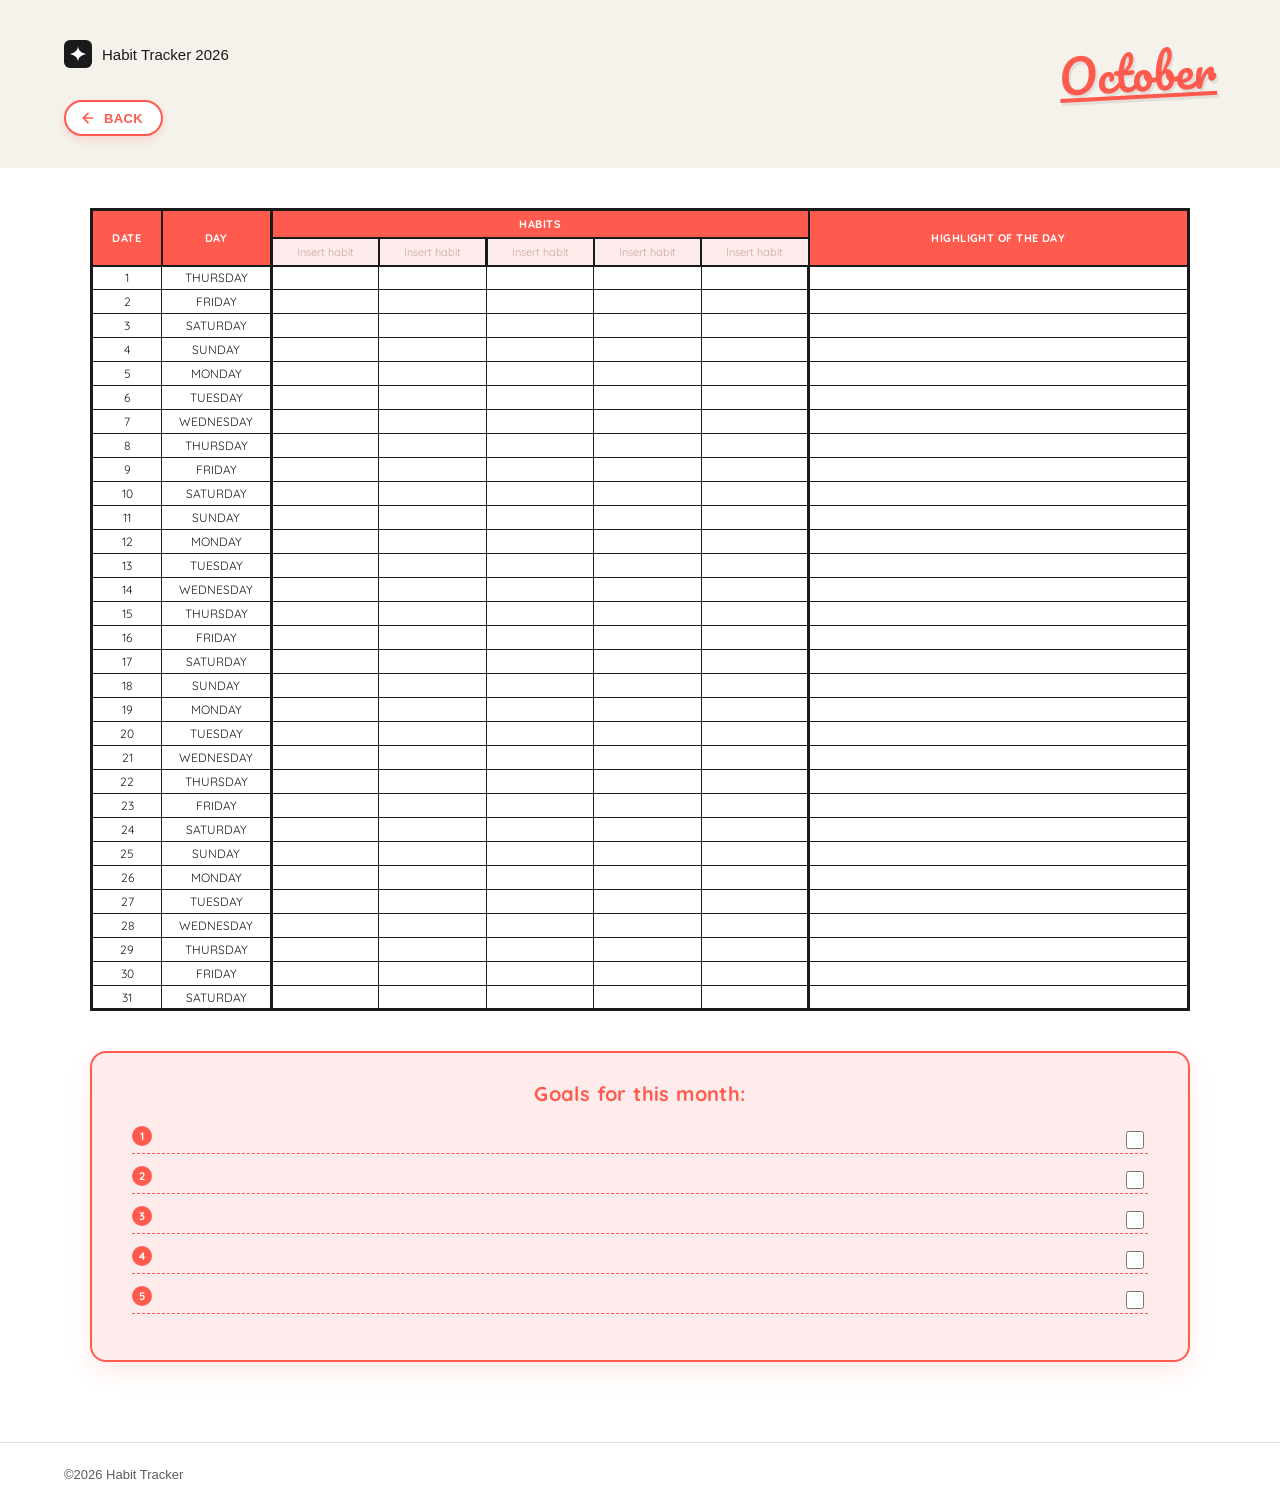
<file: october.html>
<!DOCTYPE html>
<html lang="en">
<head>
  <meta charset="UTF-8" />
  <meta name="viewport" content="width=device-width, initial-scale=1.0" />
  <title>October 2026 — Habit Tracker</title>
  <link rel="preconnect" href="https://fonts.googleapis.com">
  <link rel="preconnect" href="https://fonts.gstatic.com" crossorigin>
  <link href="https://fonts.googleapis.com/css2?family=Pacifico&family=Quicksand:wght@500;700&display=swap" rel="stylesheet">
  <link rel="stylesheet" href="styles.css" />
</head>
<body class="blank-page">

  <!-- ===== HERO SECTION (header, no text) ===== -->
  <section class="hero blank-hero">
    <header class="logo-row">
      <div class="logo-mark">
        <svg viewBox="0 0 24 24" width="16" height="16" fill="white">
          <path d="M12 0 C12.5 5, 14 9.5, 24 12 C14 14.5, 12.5 19, 12 24 C11.5 19, 10 14.5, 0 12 C10 9.5, 11.5 5, 12 0 Z"/>
        </svg>
      </div>
      <span class="logo-text">Habit Tracker 2026</span>
    </header>

    <a href="blank.html" class="back-btn">
      <svg class="back-btn__arrow" viewBox="0 0 24 24" width="16" height="16" fill="none" stroke="currentColor" stroke-width="2.5" stroke-linecap="round" stroke-linejoin="round">
        <line x1="19" y1="12" x2="5" y2="12"></line>
        <polyline points="12 19 5 12 12 5"></polyline>
      </svg>
      <span>Back</span>
    </a>

    <span class="month-title">October</span>

    <div class="hero-grid">
      <div class="hero-copy"></div>
    </div>
  </section>

  <!-- ===== JANUARY TABLE ===== -->
  <section class="january-tracker">
    <div class="day-table-wrap">
      <table class="day-table">
        <thead>
          <tr>
            <th rowspan="2" class="col-date">DATE</th>
            <th rowspan="2" class="col-day">DAY</th>
            <th colspan="5">HABITS</th>
            <th rowspan="2" class="col-highlight">HIGHLIGHT OF THE DAY</th>
          </tr>
          <tr>
            <th><input type="text" class="habit-input" placeholder="Insert habit" /></th>
            <th><input type="text" class="habit-input" placeholder="Insert habit" /></th>
            <th><input type="text" class="habit-input" placeholder="Insert habit" /></th>
            <th><input type="text" class="habit-input" placeholder="Insert habit" /></th>
            <th><input type="text" class="habit-input" placeholder="Insert habit" /></th>
          </tr>
        </thead>
        <tbody>
          <tr><td>1</td><td>THURSDAY</td><td><button type="button" class="habit-cell" data-state="0" aria-label="habit status"></button></td><td><button type="button" class="habit-cell" data-state="0" aria-label="habit status"></button></td><td><button type="button" class="habit-cell" data-state="0" aria-label="habit status"></button></td><td><button type="button" class="habit-cell" data-state="0" aria-label="habit status"></button></td><td><button type="button" class="habit-cell" data-state="0" aria-label="habit status"></button></td><td><input type="text" class="highlight-input" /></td></tr>
          <tr><td>2</td><td>FRIDAY</td><td><button type="button" class="habit-cell" data-state="0" aria-label="habit status"></button></td><td><button type="button" class="habit-cell" data-state="0" aria-label="habit status"></button></td><td><button type="button" class="habit-cell" data-state="0" aria-label="habit status"></button></td><td><button type="button" class="habit-cell" data-state="0" aria-label="habit status"></button></td><td><button type="button" class="habit-cell" data-state="0" aria-label="habit status"></button></td><td><input type="text" class="highlight-input" /></td></tr>
          <tr><td>3</td><td>SATURDAY</td><td><button type="button" class="habit-cell" data-state="0" aria-label="habit status"></button></td><td><button type="button" class="habit-cell" data-state="0" aria-label="habit status"></button></td><td><button type="button" class="habit-cell" data-state="0" aria-label="habit status"></button></td><td><button type="button" class="habit-cell" data-state="0" aria-label="habit status"></button></td><td><button type="button" class="habit-cell" data-state="0" aria-label="habit status"></button></td><td><input type="text" class="highlight-input" /></td></tr>
          <tr><td>4</td><td>SUNDAY</td><td><button type="button" class="habit-cell" data-state="0" aria-label="habit status"></button></td><td><button type="button" class="habit-cell" data-state="0" aria-label="habit status"></button></td><td><button type="button" class="habit-cell" data-state="0" aria-label="habit status"></button></td><td><button type="button" class="habit-cell" data-state="0" aria-label="habit status"></button></td><td><button type="button" class="habit-cell" data-state="0" aria-label="habit status"></button></td><td><input type="text" class="highlight-input" /></td></tr>
          <tr><td>5</td><td>MONDAY</td><td><button type="button" class="habit-cell" data-state="0" aria-label="habit status"></button></td><td><button type="button" class="habit-cell" data-state="0" aria-label="habit status"></button></td><td><button type="button" class="habit-cell" data-state="0" aria-label="habit status"></button></td><td><button type="button" class="habit-cell" data-state="0" aria-label="habit status"></button></td><td><button type="button" class="habit-cell" data-state="0" aria-label="habit status"></button></td><td><input type="text" class="highlight-input" /></td></tr>
          <tr><td>6</td><td>TUESDAY</td><td><button type="button" class="habit-cell" data-state="0" aria-label="habit status"></button></td><td><button type="button" class="habit-cell" data-state="0" aria-label="habit status"></button></td><td><button type="button" class="habit-cell" data-state="0" aria-label="habit status"></button></td><td><button type="button" class="habit-cell" data-state="0" aria-label="habit status"></button></td><td><button type="button" class="habit-cell" data-state="0" aria-label="habit status"></button></td><td><input type="text" class="highlight-input" /></td></tr>
          <tr><td>7</td><td>WEDNESDAY</td><td><button type="button" class="habit-cell" data-state="0" aria-label="habit status"></button></td><td><button type="button" class="habit-cell" data-state="0" aria-label="habit status"></button></td><td><button type="button" class="habit-cell" data-state="0" aria-label="habit status"></button></td><td><button type="button" class="habit-cell" data-state="0" aria-label="habit status"></button></td><td><button type="button" class="habit-cell" data-state="0" aria-label="habit status"></button></td><td><input type="text" class="highlight-input" /></td></tr>
          <tr><td>8</td><td>THURSDAY</td><td><button type="button" class="habit-cell" data-state="0" aria-label="habit status"></button></td><td><button type="button" class="habit-cell" data-state="0" aria-label="habit status"></button></td><td><button type="button" class="habit-cell" data-state="0" aria-label="habit status"></button></td><td><button type="button" class="habit-cell" data-state="0" aria-label="habit status"></button></td><td><button type="button" class="habit-cell" data-state="0" aria-label="habit status"></button></td><td><input type="text" class="highlight-input" /></td></tr>
          <tr><td>9</td><td>FRIDAY</td><td><button type="button" class="habit-cell" data-state="0" aria-label="habit status"></button></td><td><button type="button" class="habit-cell" data-state="0" aria-label="habit status"></button></td><td><button type="button" class="habit-cell" data-state="0" aria-label="habit status"></button></td><td><button type="button" class="habit-cell" data-state="0" aria-label="habit status"></button></td><td><button type="button" class="habit-cell" data-state="0" aria-label="habit status"></button></td><td><input type="text" class="highlight-input" /></td></tr>
          <tr><td>10</td><td>SATURDAY</td><td><button type="button" class="habit-cell" data-state="0" aria-label="habit status"></button></td><td><button type="button" class="habit-cell" data-state="0" aria-label="habit status"></button></td><td><button type="button" class="habit-cell" data-state="0" aria-label="habit status"></button></td><td><button type="button" class="habit-cell" data-state="0" aria-label="habit status"></button></td><td><button type="button" class="habit-cell" data-state="0" aria-label="habit status"></button></td><td><input type="text" class="highlight-input" /></td></tr>
          <tr><td>11</td><td>SUNDAY</td><td><button type="button" class="habit-cell" data-state="0" aria-label="habit status"></button></td><td><button type="button" class="habit-cell" data-state="0" aria-label="habit status"></button></td><td><button type="button" class="habit-cell" data-state="0" aria-label="habit status"></button></td><td><button type="button" class="habit-cell" data-state="0" aria-label="habit status"></button></td><td><button type="button" class="habit-cell" data-state="0" aria-label="habit status"></button></td><td><input type="text" class="highlight-input" /></td></tr>
          <tr><td>12</td><td>MONDAY</td><td><button type="button" class="habit-cell" data-state="0" aria-label="habit status"></button></td><td><button type="button" class="habit-cell" data-state="0" aria-label="habit status"></button></td><td><button type="button" class="habit-cell" data-state="0" aria-label="habit status"></button></td><td><button type="button" class="habit-cell" data-state="0" aria-label="habit status"></button></td><td><button type="button" class="habit-cell" data-state="0" aria-label="habit status"></button></td><td><input type="text" class="highlight-input" /></td></tr>
          <tr><td>13</td><td>TUESDAY</td><td><button type="button" class="habit-cell" data-state="0" aria-label="habit status"></button></td><td><button type="button" class="habit-cell" data-state="0" aria-label="habit status"></button></td><td><button type="button" class="habit-cell" data-state="0" aria-label="habit status"></button></td><td><button type="button" class="habit-cell" data-state="0" aria-label="habit status"></button></td><td><button type="button" class="habit-cell" data-state="0" aria-label="habit status"></button></td><td><input type="text" class="highlight-input" /></td></tr>
          <tr><td>14</td><td>WEDNESDAY</td><td><button type="button" class="habit-cell" data-state="0" aria-label="habit status"></button></td><td><button type="button" class="habit-cell" data-state="0" aria-label="habit status"></button></td><td><button type="button" class="habit-cell" data-state="0" aria-label="habit status"></button></td><td><button type="button" class="habit-cell" data-state="0" aria-label="habit status"></button></td><td><button type="button" class="habit-cell" data-state="0" aria-label="habit status"></button></td><td><input type="text" class="highlight-input" /></td></tr>
          <tr><td>15</td><td>THURSDAY</td><td><button type="button" class="habit-cell" data-state="0" aria-label="habit status"></button></td><td><button type="button" class="habit-cell" data-state="0" aria-label="habit status"></button></td><td><button type="button" class="habit-cell" data-state="0" aria-label="habit status"></button></td><td><button type="button" class="habit-cell" data-state="0" aria-label="habit status"></button></td><td><button type="button" class="habit-cell" data-state="0" aria-label="habit status"></button></td><td><input type="text" class="highlight-input" /></td></tr>
          <tr><td>16</td><td>FRIDAY</td><td><button type="button" class="habit-cell" data-state="0" aria-label="habit status"></button></td><td><button type="button" class="habit-cell" data-state="0" aria-label="habit status"></button></td><td><button type="button" class="habit-cell" data-state="0" aria-label="habit status"></button></td><td><button type="button" class="habit-cell" data-state="0" aria-label="habit status"></button></td><td><button type="button" class="habit-cell" data-state="0" aria-label="habit status"></button></td><td><input type="text" class="highlight-input" /></td></tr>
          <tr><td>17</td><td>SATURDAY</td><td><button type="button" class="habit-cell" data-state="0" aria-label="habit status"></button></td><td><button type="button" class="habit-cell" data-state="0" aria-label="habit status"></button></td><td><button type="button" class="habit-cell" data-state="0" aria-label="habit status"></button></td><td><button type="button" class="habit-cell" data-state="0" aria-label="habit status"></button></td><td><button type="button" class="habit-cell" data-state="0" aria-label="habit status"></button></td><td><input type="text" class="highlight-input" /></td></tr>
          <tr><td>18</td><td>SUNDAY</td><td><button type="button" class="habit-cell" data-state="0" aria-label="habit status"></button></td><td><button type="button" class="habit-cell" data-state="0" aria-label="habit status"></button></td><td><button type="button" class="habit-cell" data-state="0" aria-label="habit status"></button></td><td><button type="button" class="habit-cell" data-state="0" aria-label="habit status"></button></td><td><button type="button" class="habit-cell" data-state="0" aria-label="habit status"></button></td><td><input type="text" class="highlight-input" /></td></tr>
          <tr><td>19</td><td>MONDAY</td><td><button type="button" class="habit-cell" data-state="0" aria-label="habit status"></button></td><td><button type="button" class="habit-cell" data-state="0" aria-label="habit status"></button></td><td><button type="button" class="habit-cell" data-state="0" aria-label="habit status"></button></td><td><button type="button" class="habit-cell" data-state="0" aria-label="habit status"></button></td><td><button type="button" class="habit-cell" data-state="0" aria-label="habit status"></button></td><td><input type="text" class="highlight-input" /></td></tr>
          <tr><td>20</td><td>TUESDAY</td><td><button type="button" class="habit-cell" data-state="0" aria-label="habit status"></button></td><td><button type="button" class="habit-cell" data-state="0" aria-label="habit status"></button></td><td><button type="button" class="habit-cell" data-state="0" aria-label="habit status"></button></td><td><button type="button" class="habit-cell" data-state="0" aria-label="habit status"></button></td><td><button type="button" class="habit-cell" data-state="0" aria-label="habit status"></button></td><td><input type="text" class="highlight-input" /></td></tr>
          <tr><td>21</td><td>WEDNESDAY</td><td><button type="button" class="habit-cell" data-state="0" aria-label="habit status"></button></td><td><button type="button" class="habit-cell" data-state="0" aria-label="habit status"></button></td><td><button type="button" class="habit-cell" data-state="0" aria-label="habit status"></button></td><td><button type="button" class="habit-cell" data-state="0" aria-label="habit status"></button></td><td><button type="button" class="habit-cell" data-state="0" aria-label="habit status"></button></td><td><input type="text" class="highlight-input" /></td></tr>
          <tr><td>22</td><td>THURSDAY</td><td><button type="button" class="habit-cell" data-state="0" aria-label="habit status"></button></td><td><button type="button" class="habit-cell" data-state="0" aria-label="habit status"></button></td><td><button type="button" class="habit-cell" data-state="0" aria-label="habit status"></button></td><td><button type="button" class="habit-cell" data-state="0" aria-label="habit status"></button></td><td><button type="button" class="habit-cell" data-state="0" aria-label="habit status"></button></td><td><input type="text" class="highlight-input" /></td></tr>
          <tr><td>23</td><td>FRIDAY</td><td><button type="button" class="habit-cell" data-state="0" aria-label="habit status"></button></td><td><button type="button" class="habit-cell" data-state="0" aria-label="habit status"></button></td><td><button type="button" class="habit-cell" data-state="0" aria-label="habit status"></button></td><td><button type="button" class="habit-cell" data-state="0" aria-label="habit status"></button></td><td><button type="button" class="habit-cell" data-state="0" aria-label="habit status"></button></td><td><input type="text" class="highlight-input" /></td></tr>
          <tr><td>24</td><td>SATURDAY</td><td><button type="button" class="habit-cell" data-state="0" aria-label="habit status"></button></td><td><button type="button" class="habit-cell" data-state="0" aria-label="habit status"></button></td><td><button type="button" class="habit-cell" data-state="0" aria-label="habit status"></button></td><td><button type="button" class="habit-cell" data-state="0" aria-label="habit status"></button></td><td><button type="button" class="habit-cell" data-state="0" aria-label="habit status"></button></td><td><input type="text" class="highlight-input" /></td></tr>
          <tr><td>25</td><td>SUNDAY</td><td><button type="button" class="habit-cell" data-state="0" aria-label="habit status"></button></td><td><button type="button" class="habit-cell" data-state="0" aria-label="habit status"></button></td><td><button type="button" class="habit-cell" data-state="0" aria-label="habit status"></button></td><td><button type="button" class="habit-cell" data-state="0" aria-label="habit status"></button></td><td><button type="button" class="habit-cell" data-state="0" aria-label="habit status"></button></td><td><input type="text" class="highlight-input" /></td></tr>
          <tr><td>26</td><td>MONDAY</td><td><button type="button" class="habit-cell" data-state="0" aria-label="habit status"></button></td><td><button type="button" class="habit-cell" data-state="0" aria-label="habit status"></button></td><td><button type="button" class="habit-cell" data-state="0" aria-label="habit status"></button></td><td><button type="button" class="habit-cell" data-state="0" aria-label="habit status"></button></td><td><button type="button" class="habit-cell" data-state="0" aria-label="habit status"></button></td><td><input type="text" class="highlight-input" /></td></tr>
          <tr><td>27</td><td>TUESDAY</td><td><button type="button" class="habit-cell" data-state="0" aria-label="habit status"></button></td><td><button type="button" class="habit-cell" data-state="0" aria-label="habit status"></button></td><td><button type="button" class="habit-cell" data-state="0" aria-label="habit status"></button></td><td><button type="button" class="habit-cell" data-state="0" aria-label="habit status"></button></td><td><button type="button" class="habit-cell" data-state="0" aria-label="habit status"></button></td><td><input type="text" class="highlight-input" /></td></tr>
          <tr><td>28</td><td>WEDNESDAY</td><td><button type="button" class="habit-cell" data-state="0" aria-label="habit status"></button></td><td><button type="button" class="habit-cell" data-state="0" aria-label="habit status"></button></td><td><button type="button" class="habit-cell" data-state="0" aria-label="habit status"></button></td><td><button type="button" class="habit-cell" data-state="0" aria-label="habit status"></button></td><td><button type="button" class="habit-cell" data-state="0" aria-label="habit status"></button></td><td><input type="text" class="highlight-input" /></td></tr>
          <tr><td>29</td><td>THURSDAY</td><td><button type="button" class="habit-cell" data-state="0" aria-label="habit status"></button></td><td><button type="button" class="habit-cell" data-state="0" aria-label="habit status"></button></td><td><button type="button" class="habit-cell" data-state="0" aria-label="habit status"></button></td><td><button type="button" class="habit-cell" data-state="0" aria-label="habit status"></button></td><td><button type="button" class="habit-cell" data-state="0" aria-label="habit status"></button></td><td><input type="text" class="highlight-input" /></td></tr>
          <tr><td>30</td><td>FRIDAY</td><td><button type="button" class="habit-cell" data-state="0" aria-label="habit status"></button></td><td><button type="button" class="habit-cell" data-state="0" aria-label="habit status"></button></td><td><button type="button" class="habit-cell" data-state="0" aria-label="habit status"></button></td><td><button type="button" class="habit-cell" data-state="0" aria-label="habit status"></button></td><td><button type="button" class="habit-cell" data-state="0" aria-label="habit status"></button></td><td><input type="text" class="highlight-input" /></td></tr>
          <tr><td>31</td><td>SATURDAY</td><td><button type="button" class="habit-cell" data-state="0" aria-label="habit status"></button></td><td><button type="button" class="habit-cell" data-state="0" aria-label="habit status"></button></td><td><button type="button" class="habit-cell" data-state="0" aria-label="habit status"></button></td><td><button type="button" class="habit-cell" data-state="0" aria-label="habit status"></button></td><td><button type="button" class="habit-cell" data-state="0" aria-label="habit status"></button></td><td><input type="text" class="highlight-input" /></td></tr>
        </tbody>
      </table>
    </div>

    <div class="goals-section">
      <h3>Goals for this month:</h3>
      <ul class="goals-list">
        <li><input type="text" class="goal-input" /><input type="checkbox" class="goal-check" /></li>
        <li><input type="text" class="goal-input" /><input type="checkbox" class="goal-check" /></li>
        <li><input type="text" class="goal-input" /><input type="checkbox" class="goal-check" /></li>
        <li><input type="text" class="goal-input" /><input type="checkbox" class="goal-check" /></li>
        <li><input type="text" class="goal-input" /><input type="checkbox" class="goal-check" /></li>
      </ul>
    </div>
  </section>

  <footer class="site-footer blank-footer">
    <p>&copy;2026 Habit Tracker</p>
  </footer>

  <script src="script.js"></script>
</body>
</html>
</file>
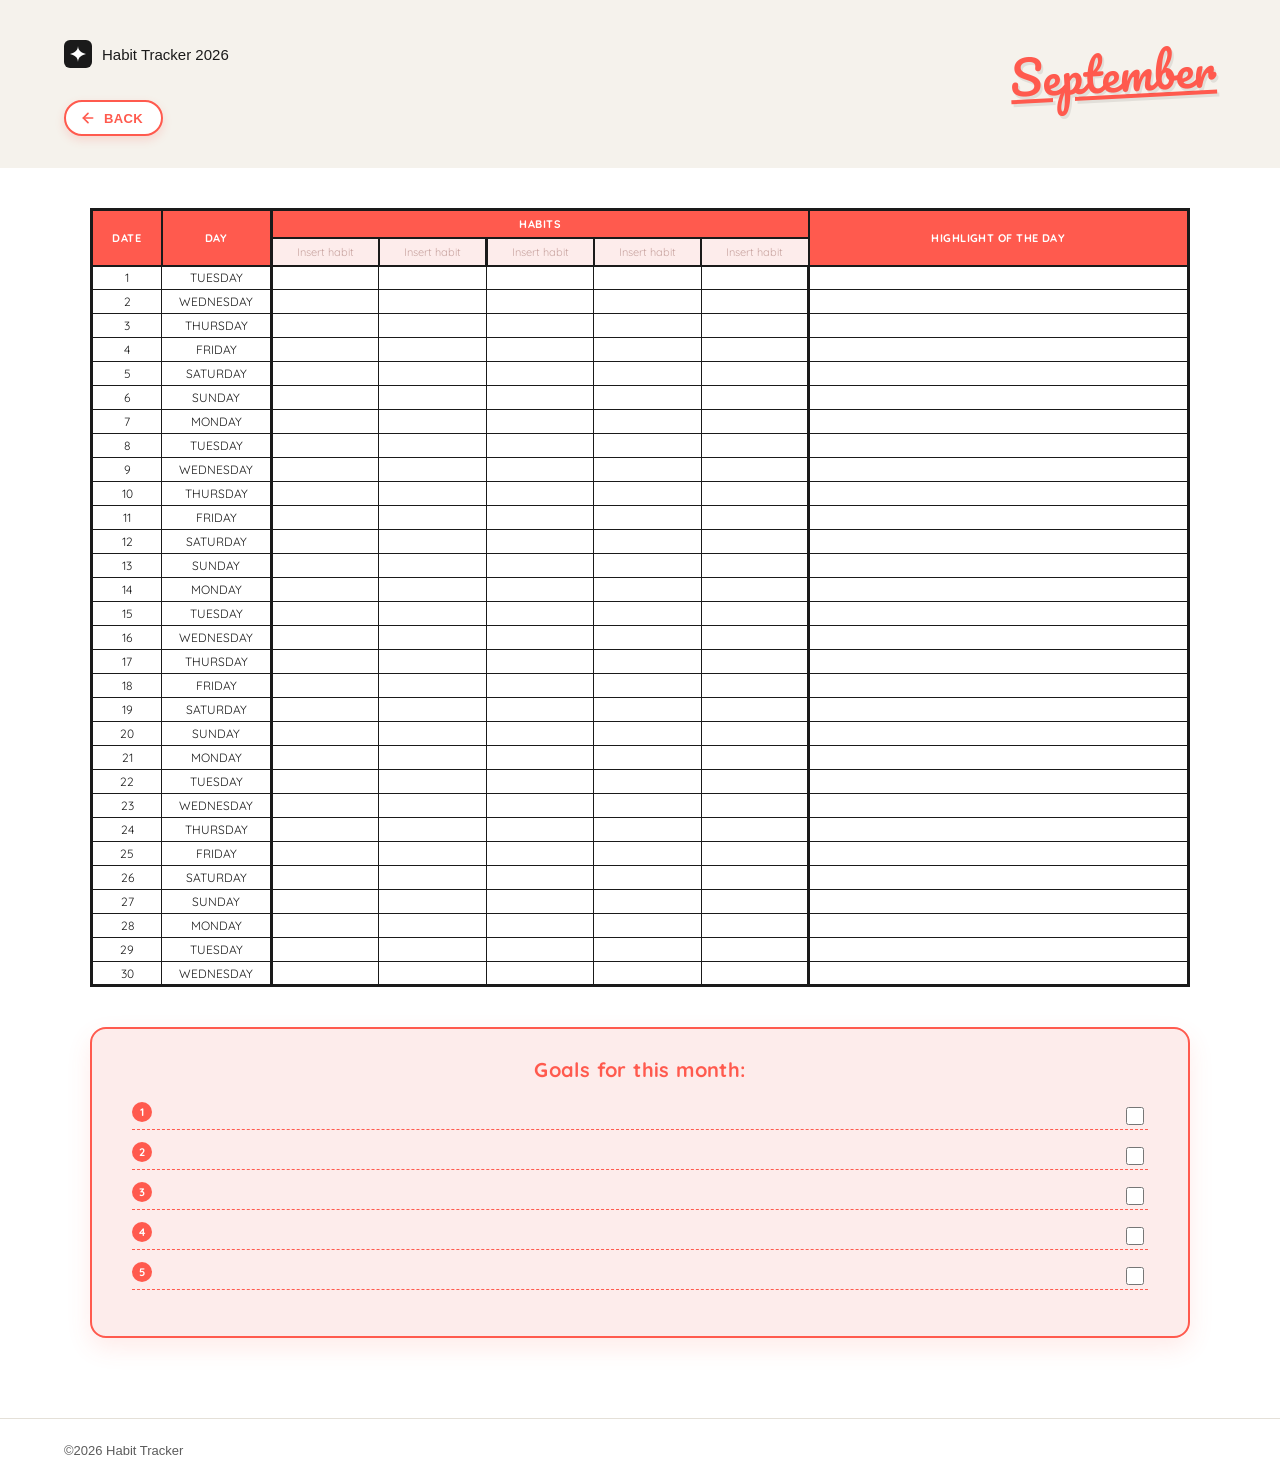
<file: september.html>
<!DOCTYPE html>
<html lang="en">
<head>
  <meta charset="UTF-8" />
  <meta name="viewport" content="width=device-width, initial-scale=1.0" />
  <title>September 2026 — Habit Tracker</title>
  <link rel="preconnect" href="https://fonts.googleapis.com">
  <link rel="preconnect" href="https://fonts.gstatic.com" crossorigin>
  <link href="https://fonts.googleapis.com/css2?family=Pacifico&family=Quicksand:wght@500;700&display=swap" rel="stylesheet">
  <link rel="stylesheet" href="styles.css" />
</head>
<body class="blank-page">

  <!-- ===== HERO SECTION (header, no text) ===== -->
  <section class="hero blank-hero">
    <header class="logo-row">
      <div class="logo-mark">
        <svg viewBox="0 0 24 24" width="16" height="16" fill="white">
          <path d="M12 0 C12.5 5, 14 9.5, 24 12 C14 14.5, 12.5 19, 12 24 C11.5 19, 10 14.5, 0 12 C10 9.5, 11.5 5, 12 0 Z"/>
        </svg>
      </div>
      <span class="logo-text">Habit Tracker 2026</span>
    </header>

    <a href="blank.html" class="back-btn">
      <svg class="back-btn__arrow" viewBox="0 0 24 24" width="16" height="16" fill="none" stroke="currentColor" stroke-width="2.5" stroke-linecap="round" stroke-linejoin="round">
        <line x1="19" y1="12" x2="5" y2="12"></line>
        <polyline points="12 19 5 12 12 5"></polyline>
      </svg>
      <span>Back</span>
    </a>

    <span class="month-title">September</span>

    <div class="hero-grid">
      <div class="hero-copy"></div>
    </div>
  </section>

  <!-- ===== JANUARY TABLE ===== -->
  <section class="january-tracker">
    <div class="day-table-wrap">
      <table class="day-table">
        <thead>
          <tr>
            <th rowspan="2" class="col-date">DATE</th>
            <th rowspan="2" class="col-day">DAY</th>
            <th colspan="5">HABITS</th>
            <th rowspan="2" class="col-highlight">HIGHLIGHT OF THE DAY</th>
          </tr>
          <tr>
            <th><input type="text" class="habit-input" placeholder="Insert habit" /></th>
            <th><input type="text" class="habit-input" placeholder="Insert habit" /></th>
            <th><input type="text" class="habit-input" placeholder="Insert habit" /></th>
            <th><input type="text" class="habit-input" placeholder="Insert habit" /></th>
            <th><input type="text" class="habit-input" placeholder="Insert habit" /></th>
          </tr>
        </thead>
        <tbody>
          <tr><td>1</td><td>TUESDAY</td><td><button type="button" class="habit-cell" data-state="0" aria-label="habit status"></button></td><td><button type="button" class="habit-cell" data-state="0" aria-label="habit status"></button></td><td><button type="button" class="habit-cell" data-state="0" aria-label="habit status"></button></td><td><button type="button" class="habit-cell" data-state="0" aria-label="habit status"></button></td><td><button type="button" class="habit-cell" data-state="0" aria-label="habit status"></button></td><td><input type="text" class="highlight-input" /></td></tr>
          <tr><td>2</td><td>WEDNESDAY</td><td><button type="button" class="habit-cell" data-state="0" aria-label="habit status"></button></td><td><button type="button" class="habit-cell" data-state="0" aria-label="habit status"></button></td><td><button type="button" class="habit-cell" data-state="0" aria-label="habit status"></button></td><td><button type="button" class="habit-cell" data-state="0" aria-label="habit status"></button></td><td><button type="button" class="habit-cell" data-state="0" aria-label="habit status"></button></td><td><input type="text" class="highlight-input" /></td></tr>
          <tr><td>3</td><td>THURSDAY</td><td><button type="button" class="habit-cell" data-state="0" aria-label="habit status"></button></td><td><button type="button" class="habit-cell" data-state="0" aria-label="habit status"></button></td><td><button type="button" class="habit-cell" data-state="0" aria-label="habit status"></button></td><td><button type="button" class="habit-cell" data-state="0" aria-label="habit status"></button></td><td><button type="button" class="habit-cell" data-state="0" aria-label="habit status"></button></td><td><input type="text" class="highlight-input" /></td></tr>
          <tr><td>4</td><td>FRIDAY</td><td><button type="button" class="habit-cell" data-state="0" aria-label="habit status"></button></td><td><button type="button" class="habit-cell" data-state="0" aria-label="habit status"></button></td><td><button type="button" class="habit-cell" data-state="0" aria-label="habit status"></button></td><td><button type="button" class="habit-cell" data-state="0" aria-label="habit status"></button></td><td><button type="button" class="habit-cell" data-state="0" aria-label="habit status"></button></td><td><input type="text" class="highlight-input" /></td></tr>
          <tr><td>5</td><td>SATURDAY</td><td><button type="button" class="habit-cell" data-state="0" aria-label="habit status"></button></td><td><button type="button" class="habit-cell" data-state="0" aria-label="habit status"></button></td><td><button type="button" class="habit-cell" data-state="0" aria-label="habit status"></button></td><td><button type="button" class="habit-cell" data-state="0" aria-label="habit status"></button></td><td><button type="button" class="habit-cell" data-state="0" aria-label="habit status"></button></td><td><input type="text" class="highlight-input" /></td></tr>
          <tr><td>6</td><td>SUNDAY</td><td><button type="button" class="habit-cell" data-state="0" aria-label="habit status"></button></td><td><button type="button" class="habit-cell" data-state="0" aria-label="habit status"></button></td><td><button type="button" class="habit-cell" data-state="0" aria-label="habit status"></button></td><td><button type="button" class="habit-cell" data-state="0" aria-label="habit status"></button></td><td><button type="button" class="habit-cell" data-state="0" aria-label="habit status"></button></td><td><input type="text" class="highlight-input" /></td></tr>
          <tr><td>7</td><td>MONDAY</td><td><button type="button" class="habit-cell" data-state="0" aria-label="habit status"></button></td><td><button type="button" class="habit-cell" data-state="0" aria-label="habit status"></button></td><td><button type="button" class="habit-cell" data-state="0" aria-label="habit status"></button></td><td><button type="button" class="habit-cell" data-state="0" aria-label="habit status"></button></td><td><button type="button" class="habit-cell" data-state="0" aria-label="habit status"></button></td><td><input type="text" class="highlight-input" /></td></tr>
          <tr><td>8</td><td>TUESDAY</td><td><button type="button" class="habit-cell" data-state="0" aria-label="habit status"></button></td><td><button type="button" class="habit-cell" data-state="0" aria-label="habit status"></button></td><td><button type="button" class="habit-cell" data-state="0" aria-label="habit status"></button></td><td><button type="button" class="habit-cell" data-state="0" aria-label="habit status"></button></td><td><button type="button" class="habit-cell" data-state="0" aria-label="habit status"></button></td><td><input type="text" class="highlight-input" /></td></tr>
          <tr><td>9</td><td>WEDNESDAY</td><td><button type="button" class="habit-cell" data-state="0" aria-label="habit status"></button></td><td><button type="button" class="habit-cell" data-state="0" aria-label="habit status"></button></td><td><button type="button" class="habit-cell" data-state="0" aria-label="habit status"></button></td><td><button type="button" class="habit-cell" data-state="0" aria-label="habit status"></button></td><td><button type="button" class="habit-cell" data-state="0" aria-label="habit status"></button></td><td><input type="text" class="highlight-input" /></td></tr>
          <tr><td>10</td><td>THURSDAY</td><td><button type="button" class="habit-cell" data-state="0" aria-label="habit status"></button></td><td><button type="button" class="habit-cell" data-state="0" aria-label="habit status"></button></td><td><button type="button" class="habit-cell" data-state="0" aria-label="habit status"></button></td><td><button type="button" class="habit-cell" data-state="0" aria-label="habit status"></button></td><td><button type="button" class="habit-cell" data-state="0" aria-label="habit status"></button></td><td><input type="text" class="highlight-input" /></td></tr>
          <tr><td>11</td><td>FRIDAY</td><td><button type="button" class="habit-cell" data-state="0" aria-label="habit status"></button></td><td><button type="button" class="habit-cell" data-state="0" aria-label="habit status"></button></td><td><button type="button" class="habit-cell" data-state="0" aria-label="habit status"></button></td><td><button type="button" class="habit-cell" data-state="0" aria-label="habit status"></button></td><td><button type="button" class="habit-cell" data-state="0" aria-label="habit status"></button></td><td><input type="text" class="highlight-input" /></td></tr>
          <tr><td>12</td><td>SATURDAY</td><td><button type="button" class="habit-cell" data-state="0" aria-label="habit status"></button></td><td><button type="button" class="habit-cell" data-state="0" aria-label="habit status"></button></td><td><button type="button" class="habit-cell" data-state="0" aria-label="habit status"></button></td><td><button type="button" class="habit-cell" data-state="0" aria-label="habit status"></button></td><td><button type="button" class="habit-cell" data-state="0" aria-label="habit status"></button></td><td><input type="text" class="highlight-input" /></td></tr>
          <tr><td>13</td><td>SUNDAY</td><td><button type="button" class="habit-cell" data-state="0" aria-label="habit status"></button></td><td><button type="button" class="habit-cell" data-state="0" aria-label="habit status"></button></td><td><button type="button" class="habit-cell" data-state="0" aria-label="habit status"></button></td><td><button type="button" class="habit-cell" data-state="0" aria-label="habit status"></button></td><td><button type="button" class="habit-cell" data-state="0" aria-label="habit status"></button></td><td><input type="text" class="highlight-input" /></td></tr>
          <tr><td>14</td><td>MONDAY</td><td><button type="button" class="habit-cell" data-state="0" aria-label="habit status"></button></td><td><button type="button" class="habit-cell" data-state="0" aria-label="habit status"></button></td><td><button type="button" class="habit-cell" data-state="0" aria-label="habit status"></button></td><td><button type="button" class="habit-cell" data-state="0" aria-label="habit status"></button></td><td><button type="button" class="habit-cell" data-state="0" aria-label="habit status"></button></td><td><input type="text" class="highlight-input" /></td></tr>
          <tr><td>15</td><td>TUESDAY</td><td><button type="button" class="habit-cell" data-state="0" aria-label="habit status"></button></td><td><button type="button" class="habit-cell" data-state="0" aria-label="habit status"></button></td><td><button type="button" class="habit-cell" data-state="0" aria-label="habit status"></button></td><td><button type="button" class="habit-cell" data-state="0" aria-label="habit status"></button></td><td><button type="button" class="habit-cell" data-state="0" aria-label="habit status"></button></td><td><input type="text" class="highlight-input" /></td></tr>
          <tr><td>16</td><td>WEDNESDAY</td><td><button type="button" class="habit-cell" data-state="0" aria-label="habit status"></button></td><td><button type="button" class="habit-cell" data-state="0" aria-label="habit status"></button></td><td><button type="button" class="habit-cell" data-state="0" aria-label="habit status"></button></td><td><button type="button" class="habit-cell" data-state="0" aria-label="habit status"></button></td><td><button type="button" class="habit-cell" data-state="0" aria-label="habit status"></button></td><td><input type="text" class="highlight-input" /></td></tr>
          <tr><td>17</td><td>THURSDAY</td><td><button type="button" class="habit-cell" data-state="0" aria-label="habit status"></button></td><td><button type="button" class="habit-cell" data-state="0" aria-label="habit status"></button></td><td><button type="button" class="habit-cell" data-state="0" aria-label="habit status"></button></td><td><button type="button" class="habit-cell" data-state="0" aria-label="habit status"></button></td><td><button type="button" class="habit-cell" data-state="0" aria-label="habit status"></button></td><td><input type="text" class="highlight-input" /></td></tr>
          <tr><td>18</td><td>FRIDAY</td><td><button type="button" class="habit-cell" data-state="0" aria-label="habit status"></button></td><td><button type="button" class="habit-cell" data-state="0" aria-label="habit status"></button></td><td><button type="button" class="habit-cell" data-state="0" aria-label="habit status"></button></td><td><button type="button" class="habit-cell" data-state="0" aria-label="habit status"></button></td><td><button type="button" class="habit-cell" data-state="0" aria-label="habit status"></button></td><td><input type="text" class="highlight-input" /></td></tr>
          <tr><td>19</td><td>SATURDAY</td><td><button type="button" class="habit-cell" data-state="0" aria-label="habit status"></button></td><td><button type="button" class="habit-cell" data-state="0" aria-label="habit status"></button></td><td><button type="button" class="habit-cell" data-state="0" aria-label="habit status"></button></td><td><button type="button" class="habit-cell" data-state="0" aria-label="habit status"></button></td><td><button type="button" class="habit-cell" data-state="0" aria-label="habit status"></button></td><td><input type="text" class="highlight-input" /></td></tr>
          <tr><td>20</td><td>SUNDAY</td><td><button type="button" class="habit-cell" data-state="0" aria-label="habit status"></button></td><td><button type="button" class="habit-cell" data-state="0" aria-label="habit status"></button></td><td><button type="button" class="habit-cell" data-state="0" aria-label="habit status"></button></td><td><button type="button" class="habit-cell" data-state="0" aria-label="habit status"></button></td><td><button type="button" class="habit-cell" data-state="0" aria-label="habit status"></button></td><td><input type="text" class="highlight-input" /></td></tr>
          <tr><td>21</td><td>MONDAY</td><td><button type="button" class="habit-cell" data-state="0" aria-label="habit status"></button></td><td><button type="button" class="habit-cell" data-state="0" aria-label="habit status"></button></td><td><button type="button" class="habit-cell" data-state="0" aria-label="habit status"></button></td><td><button type="button" class="habit-cell" data-state="0" aria-label="habit status"></button></td><td><button type="button" class="habit-cell" data-state="0" aria-label="habit status"></button></td><td><input type="text" class="highlight-input" /></td></tr>
          <tr><td>22</td><td>TUESDAY</td><td><button type="button" class="habit-cell" data-state="0" aria-label="habit status"></button></td><td><button type="button" class="habit-cell" data-state="0" aria-label="habit status"></button></td><td><button type="button" class="habit-cell" data-state="0" aria-label="habit status"></button></td><td><button type="button" class="habit-cell" data-state="0" aria-label="habit status"></button></td><td><button type="button" class="habit-cell" data-state="0" aria-label="habit status"></button></td><td><input type="text" class="highlight-input" /></td></tr>
          <tr><td>23</td><td>WEDNESDAY</td><td><button type="button" class="habit-cell" data-state="0" aria-label="habit status"></button></td><td><button type="button" class="habit-cell" data-state="0" aria-label="habit status"></button></td><td><button type="button" class="habit-cell" data-state="0" aria-label="habit status"></button></td><td><button type="button" class="habit-cell" data-state="0" aria-label="habit status"></button></td><td><button type="button" class="habit-cell" data-state="0" aria-label="habit status"></button></td><td><input type="text" class="highlight-input" /></td></tr>
          <tr><td>24</td><td>THURSDAY</td><td><button type="button" class="habit-cell" data-state="0" aria-label="habit status"></button></td><td><button type="button" class="habit-cell" data-state="0" aria-label="habit status"></button></td><td><button type="button" class="habit-cell" data-state="0" aria-label="habit status"></button></td><td><button type="button" class="habit-cell" data-state="0" aria-label="habit status"></button></td><td><button type="button" class="habit-cell" data-state="0" aria-label="habit status"></button></td><td><input type="text" class="highlight-input" /></td></tr>
          <tr><td>25</td><td>FRIDAY</td><td><button type="button" class="habit-cell" data-state="0" aria-label="habit status"></button></td><td><button type="button" class="habit-cell" data-state="0" aria-label="habit status"></button></td><td><button type="button" class="habit-cell" data-state="0" aria-label="habit status"></button></td><td><button type="button" class="habit-cell" data-state="0" aria-label="habit status"></button></td><td><button type="button" class="habit-cell" data-state="0" aria-label="habit status"></button></td><td><input type="text" class="highlight-input" /></td></tr>
          <tr><td>26</td><td>SATURDAY</td><td><button type="button" class="habit-cell" data-state="0" aria-label="habit status"></button></td><td><button type="button" class="habit-cell" data-state="0" aria-label="habit status"></button></td><td><button type="button" class="habit-cell" data-state="0" aria-label="habit status"></button></td><td><button type="button" class="habit-cell" data-state="0" aria-label="habit status"></button></td><td><button type="button" class="habit-cell" data-state="0" aria-label="habit status"></button></td><td><input type="text" class="highlight-input" /></td></tr>
          <tr><td>27</td><td>SUNDAY</td><td><button type="button" class="habit-cell" data-state="0" aria-label="habit status"></button></td><td><button type="button" class="habit-cell" data-state="0" aria-label="habit status"></button></td><td><button type="button" class="habit-cell" data-state="0" aria-label="habit status"></button></td><td><button type="button" class="habit-cell" data-state="0" aria-label="habit status"></button></td><td><button type="button" class="habit-cell" data-state="0" aria-label="habit status"></button></td><td><input type="text" class="highlight-input" /></td></tr>
          <tr><td>28</td><td>MONDAY</td><td><button type="button" class="habit-cell" data-state="0" aria-label="habit status"></button></td><td><button type="button" class="habit-cell" data-state="0" aria-label="habit status"></button></td><td><button type="button" class="habit-cell" data-state="0" aria-label="habit status"></button></td><td><button type="button" class="habit-cell" data-state="0" aria-label="habit status"></button></td><td><button type="button" class="habit-cell" data-state="0" aria-label="habit status"></button></td><td><input type="text" class="highlight-input" /></td></tr>
          <tr><td>29</td><td>TUESDAY</td><td><button type="button" class="habit-cell" data-state="0" aria-label="habit status"></button></td><td><button type="button" class="habit-cell" data-state="0" aria-label="habit status"></button></td><td><button type="button" class="habit-cell" data-state="0" aria-label="habit status"></button></td><td><button type="button" class="habit-cell" data-state="0" aria-label="habit status"></button></td><td><button type="button" class="habit-cell" data-state="0" aria-label="habit status"></button></td><td><input type="text" class="highlight-input" /></td></tr>
          <tr><td>30</td><td>WEDNESDAY</td><td><button type="button" class="habit-cell" data-state="0" aria-label="habit status"></button></td><td><button type="button" class="habit-cell" data-state="0" aria-label="habit status"></button></td><td><button type="button" class="habit-cell" data-state="0" aria-label="habit status"></button></td><td><button type="button" class="habit-cell" data-state="0" aria-label="habit status"></button></td><td><button type="button" class="habit-cell" data-state="0" aria-label="habit status"></button></td><td><input type="text" class="highlight-input" /></td></tr>
        </tbody>
      </table>
    </div>

    <div class="goals-section">
      <h3>Goals for this month:</h3>
      <ul class="goals-list">
        <li><input type="text" class="goal-input" /><input type="checkbox" class="goal-check" /></li>
        <li><input type="text" class="goal-input" /><input type="checkbox" class="goal-check" /></li>
        <li><input type="text" class="goal-input" /><input type="checkbox" class="goal-check" /></li>
        <li><input type="text" class="goal-input" /><input type="checkbox" class="goal-check" /></li>
        <li><input type="text" class="goal-input" /><input type="checkbox" class="goal-check" /></li>
      </ul>
    </div>
  </section>

  <footer class="site-footer blank-footer">
    <p>&copy;2026 Habit Tracker</p>
  </footer>

  <script src="script.js"></script>
</body>
</html>
</file>
<file: styles.css>
:root {
  --cream: #f5f2ec;
  --ink: #1a1a1a;
  --gray-text: #5c5c5c;
  --card-border: #e4e0d8;
  --white: #ffffff;
}

* {
  margin: 0;
  padding: 0;
  box-sizing: border-box;
}

body {
  font-family: -apple-system, "Segoe UI", Roboto, Helvetica, Arial, sans-serif;
  color: var(--ink);
  background: var(--white);
}

/* ===== HERO ===== */
.hero {
  background: var(--cream);
  padding: 40px 64px 100px;
}

.logo-row {
  display: flex;
  align-items: center;
  gap: 10px;
  margin-bottom: 60px;
}

.logo-mark {
  width: 28px;
  height: 28px;
  background: var(--ink);
  border-radius: 6px;
  display: flex;
  align-items: center;
  justify-content: center;
}

.logo-text {
  font-size: 15px;
  font-weight: 500;
}

.hero-grid {
  display: grid;
  grid-template-columns: 1fr 1fr;
  align-items: center;
  gap: 40px;
  max-width: 1200px;
  margin: 0 auto;
}

.hero-copy {
  max-width: 420px;
}

.eyebrow {
  font-size: 12px;
  font-weight: 600;
  letter-spacing: 0.08em;
  color: var(--gray-text);
  margin-bottom: 18px;
}

.hero-copy h1 {
  font-size: 56px;
  line-height: 1.08;
  font-weight: 500;
  letter-spacing: -0.01em;
  margin-bottom: 24px;
}

.hero-sub {
  font-size: 16px;
  line-height: 1.6;
  color: var(--gray-text);
  margin-bottom: 32px;
}

.btn-primary {
  display: inline-block;
  text-decoration: none;
  background: var(--ink);
  color: var(--white);
  border: none;
  padding: 13px 26px;
  border-radius: 8px;
  font-size: 15px;
  font-weight: 500;
  cursor: pointer;
  transition: opacity 0.2s ease;
}

.btn-primary:hover {
  opacity: 0.85;
  text-decoration: none;
}

.btn-primary:visited,
.btn-primary:active {
  text-decoration: none;
  color: var(--white);
}

.btn-primary:focus-visible {
  outline: 2px solid var(--ink);
  outline-offset: 3px;
}

/* Hero images */
.hero-images {
  position: relative;
  height: 560px;
}

.img-card {
  position: absolute;
  border-radius: 14px;
  overflow: hidden;
  box-shadow: 0 20px 40px rgba(0, 0, 0, 0.12);
}

.img-card img {
  display: block;
  width: 100%;
  height: 100%;
  object-fit: cover;
}

.img-card--top {
  width: 78%;
  height: 62%;
  top: 0;
  right: 0;
  transform: rotate(3deg);
}

.img-card--bottom {
  width: 46%;
  height: 42%;
  bottom: 0;
  left: 6%;
  transform: rotate(-3deg);
}

/* ===== MONTH ICON CARDS ===== */
.month-icons {
  padding: 60px 64px;
  display: flex;
  justify-content: center;
}

.month-icons__grid {
  display: grid;
  grid-template-columns: repeat(4, minmax(0, 200px));
  gap: 44px;
  max-width: 1020px;
}

.cal-card {
  border-radius: 18px;
  overflow: hidden;
  box-shadow: 0 12px 28px rgba(0, 0, 0, 0.1);
  background: #ffffff;
  border: 1px solid var(--card-border);
}

.cal-card__top {
  background: #ff5a4e;
  height: 56px;
  display: flex;
  align-items: center;
  justify-content: center;
  gap: 22px;
}

.cal-ring {
  width: 13px;
  height: 13px;
  background: #ffffff;
  border-radius: 50%;
}

.cal-card--link {
  display: block;
  text-decoration: none;
  color: inherit;
}

.cal-card--link:visited,
.cal-card--link:hover,
.cal-card--link:active {
  text-decoration: none;
  color: inherit;
}

.cal-card__body {
  padding: 28px 16px;
  font-size: 17px;
  font-weight: 600;
  color: var(--ink);
  text-align: center;
  text-transform: uppercase;
  letter-spacing: 0.04em;
}

/* ===== MONTHS SECTION ===== */
.months {
  padding: 90px 64px 70px;
  text-align: center;
}

.months h2 {
  font-size: 34px;
  font-weight: 500;
  margin-bottom: 12px;
}

.months-sub {
  color: var(--gray-text);
  font-size: 15px;
  margin-bottom: 48px;
}

.month-grid {
  display: grid;
  grid-template-columns: repeat(3, 1fr);
  gap: 24px;
  max-width: 1160px;
  margin: 0 auto;
}

.month-card {
  border: 1px solid var(--card-border);
  border-radius: 12px;
  min-height: 340px;
  text-align: left;
  position: relative;
  overflow: hidden;
}

.month-card--plain {
  padding: 24px;
  display: flex;
  flex-direction: column;
  justify-content: space-between;
}

.month-card--plain h3 {
  font-size: 26px;
  font-weight: 500;
}

.month-card--plain p {
  color: var(--gray-text);
  font-size: 14px;
  line-height: 1.6;
}

.month-card--photo {
  border: none;
}

.month-card--photo img {
  position: absolute;
  inset: 0;
  width: 100%;
  height: 100%;
  object-fit: cover;
  filter: brightness(0.85);
}

.month-card__overlay {
  position: absolute;
  left: 0;
  right: 0;
  bottom: 0;
  padding: 24px;
  background: linear-gradient(to top, rgba(0, 0, 0, 0.55), transparent);
  color: var(--white);
  text-align: left;
}

.month-tag {
  display: block;
  font-size: 12px;
  letter-spacing: 0.06em;
  opacity: 0.85;
  margin-bottom: 8px;
}

.month-card__overlay p {
  font-size: 15px;
  font-weight: 600;
  line-height: 1.4;
}

/* ===== FOOTER ===== */
.site-footer {
  border-top: 1px solid var(--card-border);
  padding: 24px 64px;
  font-size: 13px;
  color: var(--gray-text);
}

/* ===== JANUARY TRACKER TABLE ===== */
.blank-hero {
  position: relative;
}

.back-btn {
  position: absolute;
  bottom: 32px;
  left: 64px;
  display: inline-flex;
  align-items: center;
  gap: 8px;
  padding: 8px 18px 8px 14px;
  background: #ffffff;
  border: 2px solid #ff5a4e;
  border-radius: 999px;
  color: #ff5a4e;
  font-size: 13px;
  font-weight: 700;
  text-decoration: none;
  letter-spacing: 0.03em;
  text-transform: uppercase;
  transition: background 0.25s ease, color 0.25s ease, transform 0.25s ease, box-shadow 0.25s ease;
  box-shadow: 0 4px 10px rgba(255, 90, 78, 0.18);
}

.back-btn:visited {
  color: #ff5a4e;
}

.back-btn__arrow {
  transition: transform 0.25s ease;
}

.back-btn:hover {
  background: #ff5a4e;
  color: #ffffff;
  transform: translateX(-3px);
  box-shadow: 0 6px 14px rgba(255, 90, 78, 0.3);
}

.back-btn:hover .back-btn__arrow {
  transform: translateX(-4px);
}

.month-title {
  position: absolute;
  top: 32px;
  right: 64px;
  font-family: 'Pacifico', cursive;
  font-size: 46px;
  color: #ff5a4e;
  text-shadow: 2px 3px 0 rgba(0, 0, 0, 0.08);
  transform: rotate(-3deg);
  text-decoration: underline;
}

.january-tracker {
  padding: 40px 64px 80px;
  display: flex;
  flex-direction: column;
  align-items: center;
  font-family: 'Quicksand', sans-serif;
}

.day-table-wrap {
  width: 100%;
  max-width: 1100px;
  overflow-x: auto;
  display: flex;
  justify-content: center;
}

.day-table {
  border-collapse: collapse;
  width: 100%;
  max-width: 1100px;
  table-layout: fixed;
  border: 3px solid var(--ink);
}

.day-table th,
.day-table td {
  border: 1px solid var(--ink);
  text-align: center;
  font-size: 12px;
  height: 24px;
  color: var(--ink);
}

.day-table th:nth-child(2),
.day-table td:nth-child(2),
.day-table th:nth-child(7),
.day-table td:nth-child(7) {
  border-right: 3px solid var(--ink);
}

.day-table thead th {
  font-weight: 700;
  font-size: 11px;
  letter-spacing: 0.04em;
  height: 28px;
  background: #ff5a4e;
  color: #ffffff;
  border: 2px solid var(--ink);
}

.day-table tbody td {
  border: 1.5px solid var(--ink);
}

.day-table thead tr:last-child th {
  background: #fdeceb;
  border-color: var(--ink);
  padding: 0;
}

.habit-input {
  width: 100%;
  height: 100%;
  border: none;
  background: transparent;
  text-align: center;
  font-family: 'Quicksand', sans-serif;
  font-size: 11px;
  font-weight: 500;
  color: var(--gray-text);
  outline: none;
  padding: 4px 2px;
}

.habit-input::placeholder {
  color: #c9a5a1;
  font-weight: 400;
}

.habit-cell {
  width: 100%;
  height: 100%;
  min-height: 22px;
  border: none;
  background: transparent;
  cursor: pointer;
  display: flex;
  align-items: center;
  justify-content: center;
  padding: 0;
  position: relative;
}

.habit-cell::after {
  content: "";
  font-size: 14px;
  font-weight: 800;
  line-height: 1;
}

.habit-cell[data-state="1"] {
  background: #e4f7ec;
}

.habit-cell[data-state="1"]::after {
  content: "\2713";
  color: #2eb872;
}

.habit-cell[data-state="2"] {
  background: #fde8e8;
}

.habit-cell[data-state="2"]::after {
  content: "\2715";
  color: #e6453c;
}

.highlight-input {
  width: 100%;
  height: 100%;
  border: none;
  background: transparent;
  outline: none;
  font-family: 'Quicksand', sans-serif;
  font-size: 11px;
  color: var(--ink);
  padding: 2px 6px;
  text-align: left;
}

.col-date {
  width: 70px;
}

.col-day {
  width: 110px;
}

.col-highlight {
  width: 380px;
  font-size: 10px;
}

.goals-section {
  margin-top: 40px;
  max-width: 1100px;
  width: 100%;
  background: #fdeceb;
  border: 2px solid #ff5a4e;
  border-radius: 16px;
  padding: 28px 40px 32px;
  box-shadow: 0 10px 24px rgba(255, 90, 78, 0.12);
}

.goals-section h3 {
  text-align: center;
  font-size: 20px;
  font-weight: 700;
  margin-bottom: 22px;
  color: #ff5a4e;
  letter-spacing: 0.02em;
}

.goals-list {
  list-style: none;
  padding-left: 0;
  counter-reset: goal-counter;
}

.goals-list li {
  counter-increment: goal-counter;
  position: relative;
  padding-left: 32px;
  border-bottom: 1px dashed #ff5a4e;
  height: 26px;
  margin-bottom: 14px;
}

.goal-input {
  border: none;
  background: transparent;
  outline: none;
  width: calc(100% - 34px);
  height: 100%;
  font-family: 'Quicksand', sans-serif;
  font-size: 14px;
  color: var(--ink);
  padding: 0;
}

.goal-input--done {
  text-decoration: line-through;
  color: var(--gray-text);
}

.goal-check {
  position: absolute;
  right: 4px;
  top: 3px;
  width: 18px;
  height: 18px;
  accent-color: #2eb872;
  cursor: pointer;
}

.goals-list li::before {
  content: counter(goal-counter);
  position: absolute;
  left: 0;
  top: -2px;
  width: 20px;
  height: 20px;
  background: #ff5a4e;
  color: #ffffff;
  font-size: 11px;
  font-weight: 700;
  border-radius: 50%;
  display: flex;
  align-items: center;
  justify-content: center;
}

/* ===== BLANK PAGE OVERRIDES ===== */
.blank-page {
  display: flex;
  flex-direction: column;
  min-height: 100vh;
}

.blank-hero {
  padding: 40px 64px 100px;
}

.blank-hero .logo-row {
  margin-bottom: 0;
}

.blank-content {
  flex: 1;
  display: flex;
  align-items: center;
  justify-content: center;
}

/* ===== RESPONSIVE ===== */
@media (max-width: 900px) {
  .hero {
    padding: 32px 24px 60px;
  }

  .hero-grid {
    grid-template-columns: 1fr;
    gap: 60px;
  }

  .hero-images {
    height: 420px;
  }

  .hero-copy h1 {
    font-size: 40px;
  }

  .months {
    padding: 60px 24px;
  }

  .month-grid {
    grid-template-columns: 1fr;
  }

  .month-icons__grid {
    grid-template-columns: repeat(2, minmax(0, 180px));
  }
}

@media (prefers-reduced-motion: reduce) {
  .btn-primary {
    transition: none;
  }
}
</file>
